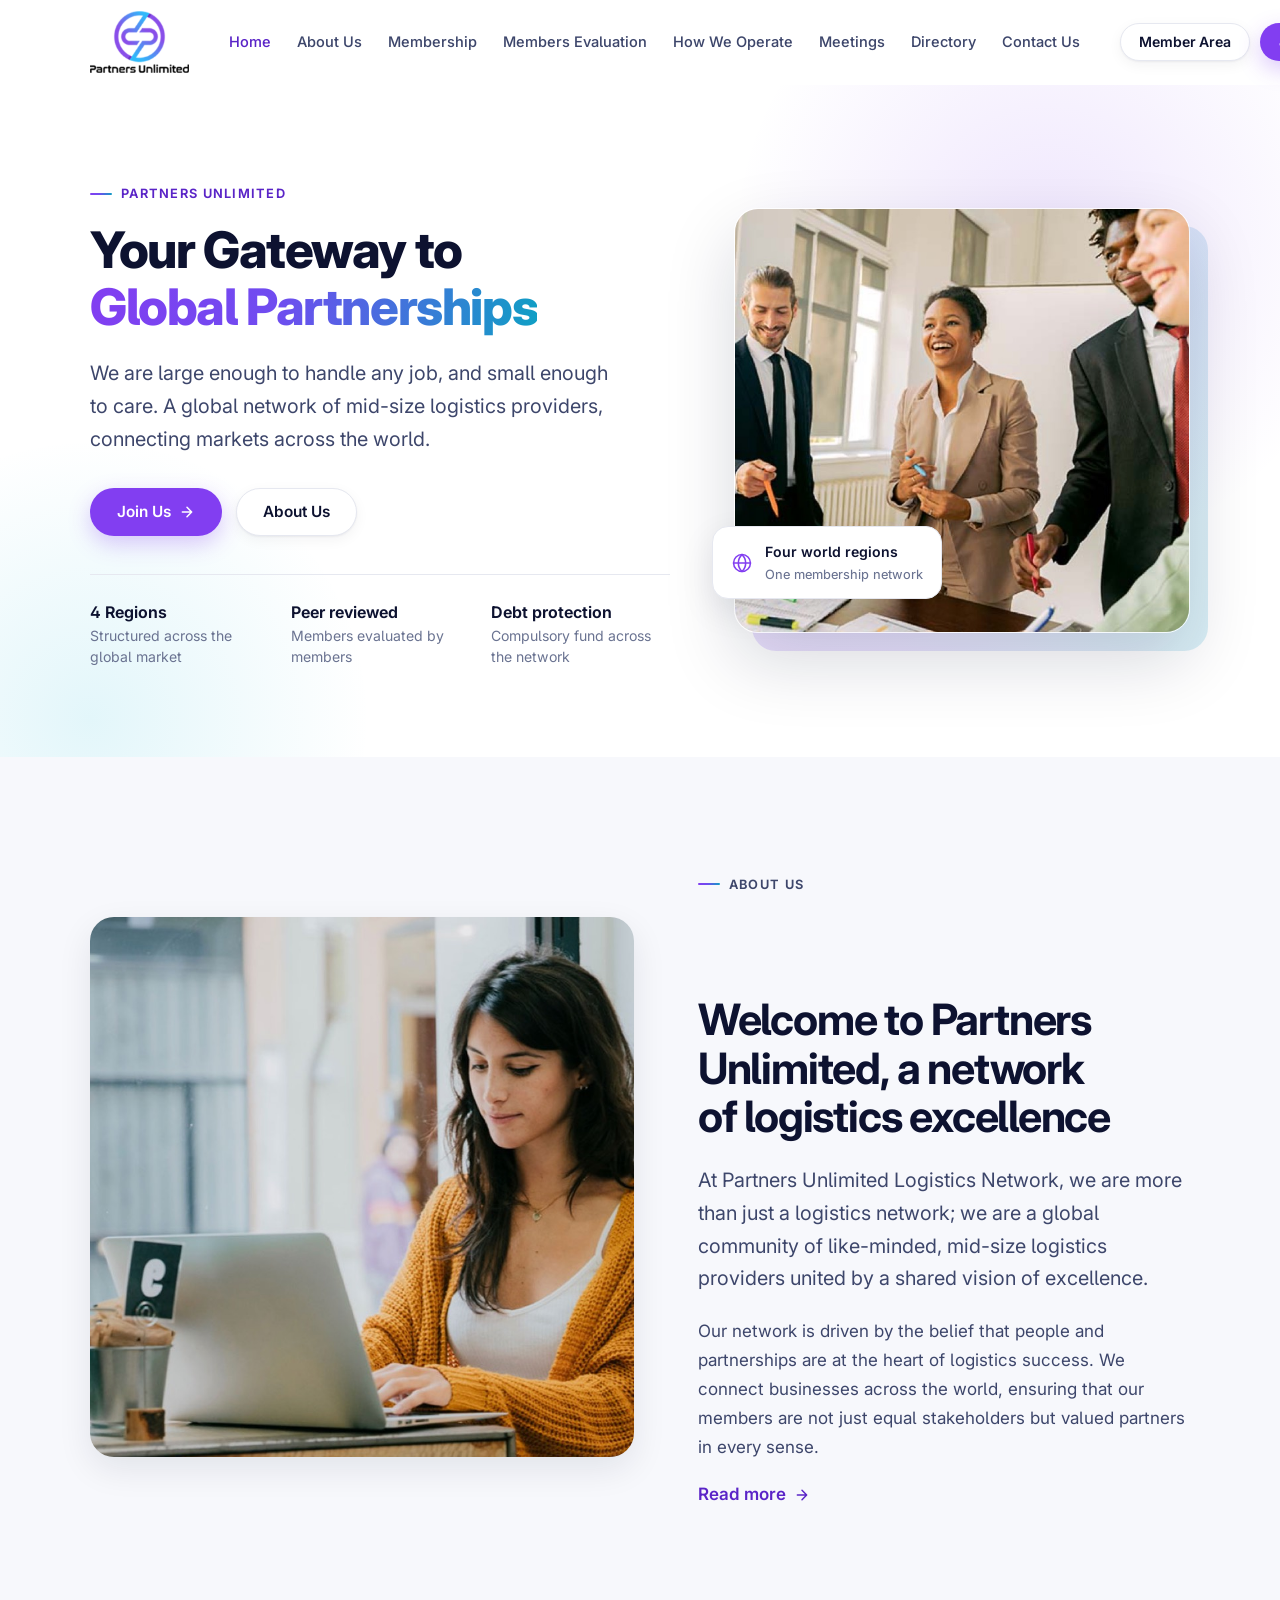
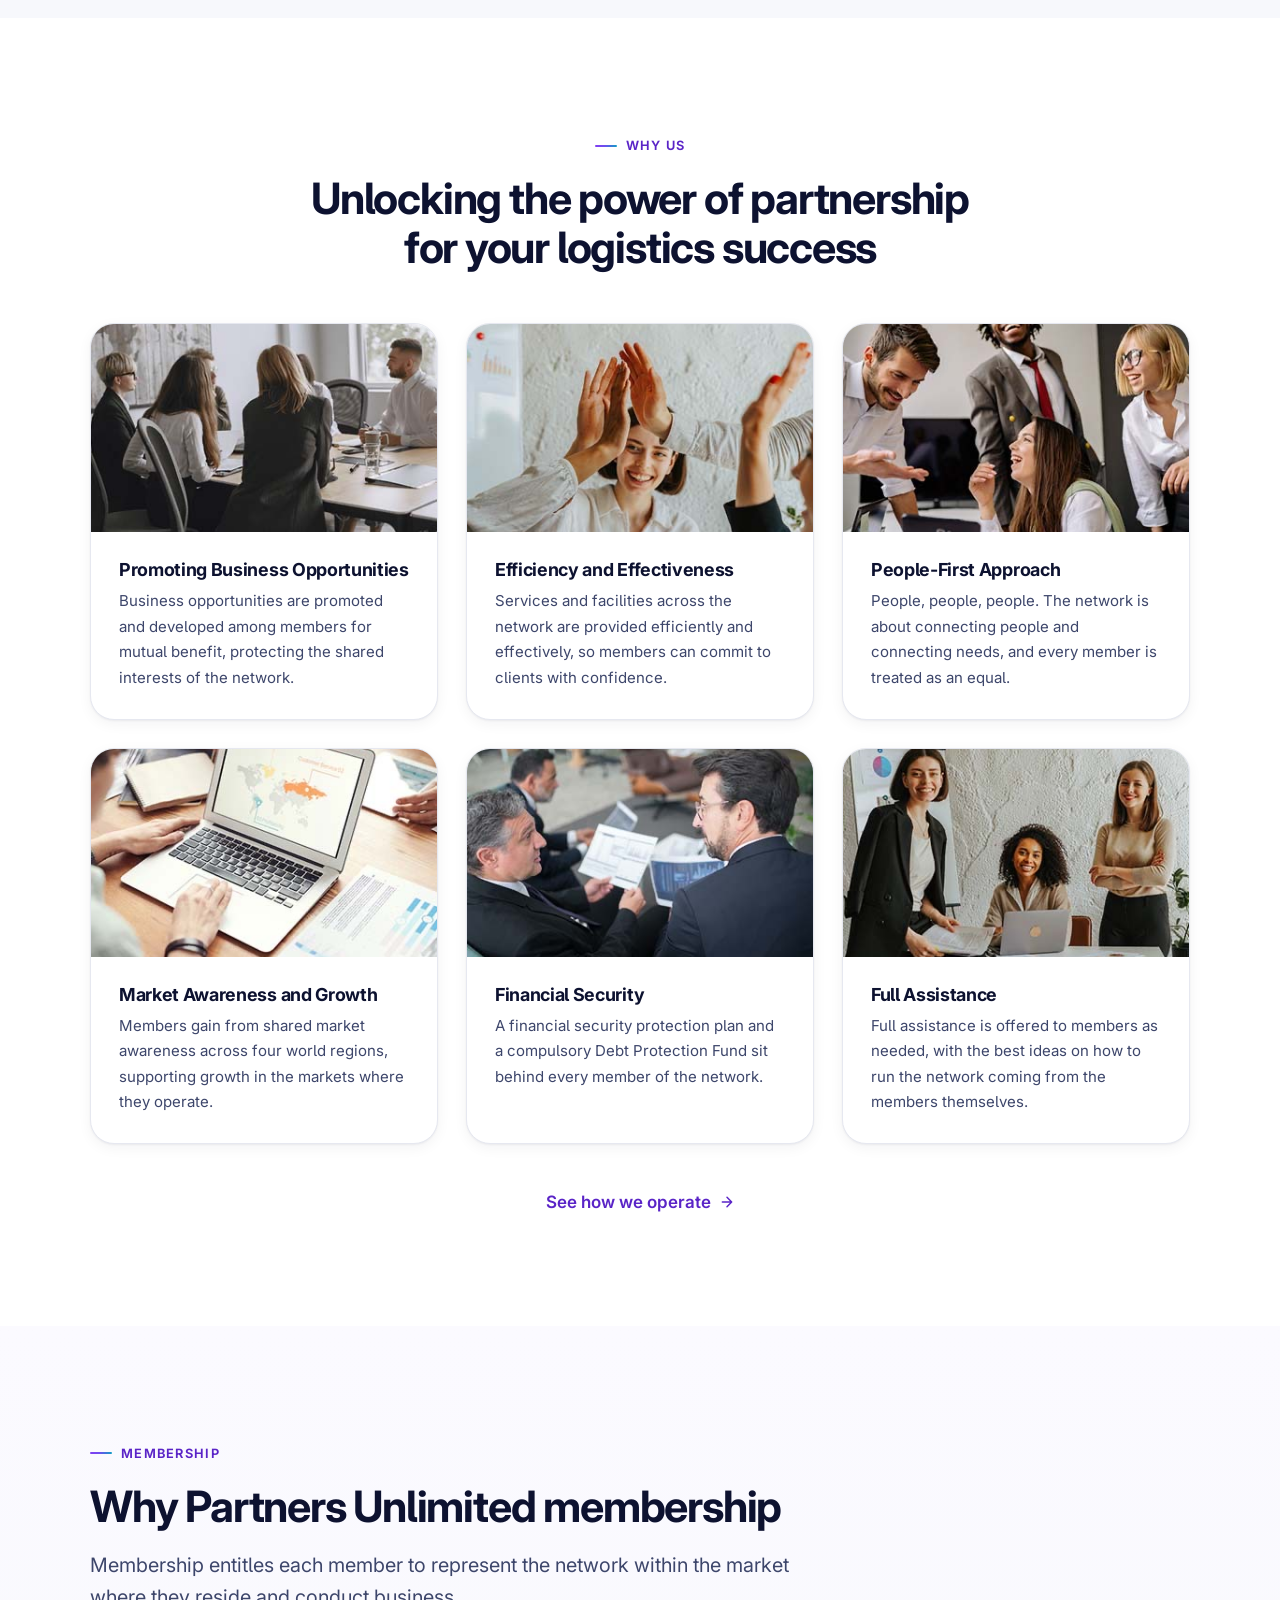
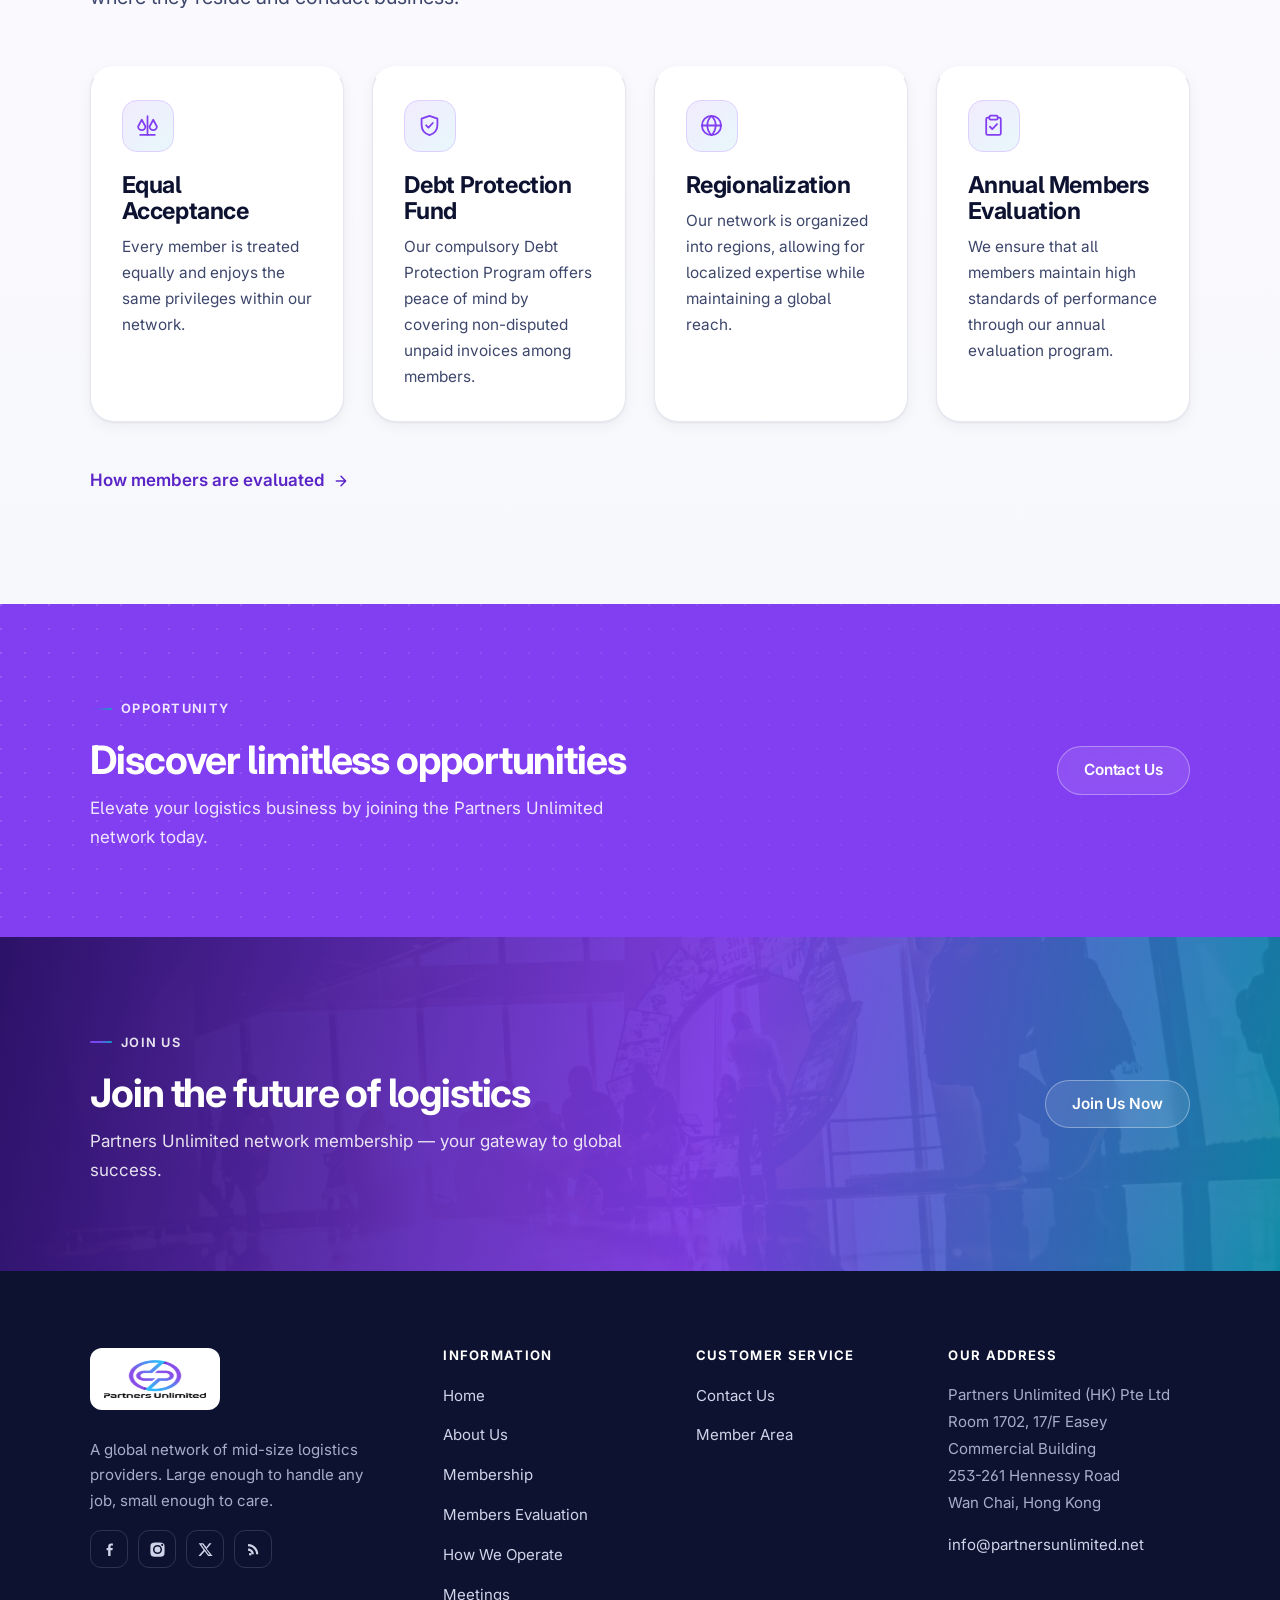
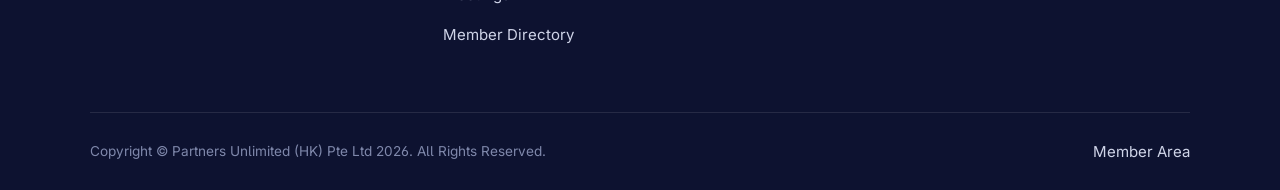
<file: index.html>
<!DOCTYPE html>
<html lang="en">
<head>
<meta charset="utf-8">
<meta name="viewport" content="width=device-width, initial-scale=1">
<title>Partners Unlimited (HK) Pte Ltd — Your Gateway to Global Partnerships</title>
<meta name="description" content="Partners Unlimited is a global network of like-minded, mid-size logistics providers. People and partnerships at the heart of logistics success.">
<link rel="icon" href="assets/img/favicon.png" sizes=64x64 type=image/png>
<link rel="preconnect" href="https://fonts.googleapis.com">
<link rel="preconnect" href="https://fonts.gstatic.com" crossorigin>
<link href="https://fonts.googleapis.com/css2?family=Inter:wght@400;450;500;600;700;800&display=swap" rel="stylesheet">
<link rel="stylesheet" href="assets/css/style.css">
<script>document.documentElement.classList.add('js');</script>
</head>
<body>

<header class="site-header">
  <div class="container nav">
    <a class="brand" href="index.html" aria-label="Partners Unlimited — home">
      <img src="assets/img/logo.png" width="300" height="188" alt="Partners Unlimited">
    </a>
    <nav class="nav__list" aria-label="Main">
      <a href="index.html" class="is-active">Home</a>
      <a href="about.html">About Us</a>
      <a href="membership.html">Membership</a>
      <a href="members-evaluation.html">Members Evaluation</a>
      <a href="how-we-operate.html">How We Operate</a>
      <a href="meetings.html">Meetings</a>
      <a href="directory.html">Directory</a>
      <a href="contact.html">Contact Us</a>
    </nav>
    <div class="nav__cta">
      <a class="btn btn--ghost btn--sm" href="portal.html">Member Area</a>
      <a class="btn btn--primary btn--sm" href="membership.html">Join Us</a>
      <button class="nav__toggle" type="button" aria-label="Menu" aria-expanded="false" aria-controls="mobile-nav"><span></span></button>
    </div>
  </div>
  <div class="mobile-nav" id="mobile-nav">
    <a href="index.html">Home</a>
    <a href="about.html">About Us</a>
    <a href="membership.html">Membership</a>
    <a href="members-evaluation.html">Members Evaluation</a>
    <a href="how-we-operate.html">How We Operate</a>
    <a href="meetings.html">Meetings</a>
    <a href="directory.html">Directory</a>
    <a href="contact.html">Contact Us</a>
    <a href="portal.html">Member Area</a>
    <a class="btn btn--primary" href="membership.html">Join Us</a>
  </div>
</header>

<main>

  <section class="hero">
    <div class="container split">
      <div>
        <p class="eyebrow">Partners Unlimited</p>
        <h1>Your Gateway to<br><span class="accent-text">Global Partnerships</span></h1>
        <p class="lead hero__sub">We are large enough to handle any job, and small enough to care. A global network of mid-size logistics providers, connecting markets across the world.</p>
        <div class="btn-row">
          <a class="btn btn--primary" href="membership.html">Join Us
            <svg width="16" height="16" viewBox="0 0 24 24" fill="none" stroke="currentColor" stroke-width="2.2" stroke-linecap="round" stroke-linejoin="round"><path d="M5 12h13M12 5l7 7-7 7"/></svg>
          </a>
          <a class="btn btn--ghost" href="about.html">About Us</a>
        </div>
        <div class="hero__meta">
          <div><strong>4 Regions</strong>Structured across the global market</div>
          <div><strong>Peer reviewed</strong>Members evaluated by members</div>
          <div><strong>Debt protection</strong>Compulsory fund across the network</div>
        </div>
      </div>
      <div class="hero__figure">
        <img src="assets/img/welcome.jpg" width="510" height="476" alt="Logistics partners reviewing plans together">
        <div class="hero__chip">
          <svg width="22" height="22" viewBox="0 0 24 24" fill="none" stroke="#823ef1" stroke-width="1.7" stroke-linecap="round" stroke-linejoin="round"><circle cx="12" cy="12" r="9.2"/><path d="M2.8 12h18.4M12 2.8c2.6 2.4 4 5.7 4 9.2s-1.4 6.8-4 9.2c-2.6-2.4-4-5.7-4-9.2s1.4-6.8 4-9.2z"/></svg>
          <div>Four world regions<span>One membership network</span></div>
        </div>
      </div>
    </div>
  </section>

  <section class="section section--alt">
    <div class="container split">
      <div class="figure-frame">
        <img src="assets/img/side-about.jpg" width="700" height="1050" alt="Members of the network collaborating on a project">
      </div>
      <div class="prose">
        <p class="eyebrow">About us</p>
        <h2>Welcome to Partners Unlimited, a network of logistics excellence</h2>
        <p class="lead">At Partners Unlimited Logistics Network, we are more than just a logistics network; we are a global community of like-minded, mid-size logistics providers united by a shared vision of excellence.</p>
        <p>Our network is driven by the belief that people and partnerships are at the heart of logistics success. We connect businesses across the world, ensuring that our members are not just equal stakeholders but valued partners in every sense.</p>
        <a class="link-arrow" href="about.html">Read more
          <svg width="16" height="16" viewBox="0 0 24 24" fill="none" stroke="currentColor" stroke-width="2.2" stroke-linecap="round" stroke-linejoin="round"><path d="M5 12h13M12 5l7 7-7 7"/></svg>
        </a>
      </div>
    </div>
  </section>

  <section class="section">
    <div class="container">
      <div class="section-head section-head--center">
        <p class="eyebrow">Why us</p>
        <h2>Unlocking the power of partnership for your logistics success</h2>
      </div>
      <div class="grid grid-3" style="margin-top:52px">
        <article class="card card--photo reveal">
          <img src="assets/img/why-01.jpg" width="370" height="270" alt="Business meeting in progress around a table">
          <div class="card__body">
            <h3>Promoting Business Opportunities</h3>
            <p>Business opportunities are promoted and developed among members for mutual benefit, protecting the shared interests of the network.</p>
          </div>
        </article>
        <article class="card card--photo reveal">
          <img src="assets/img/why-02.jpg" width="370" height="270" alt="Team celebrating with a group high five">
          <div class="card__body">
            <h3>Efficiency and Effectiveness</h3>
            <p>Services and facilities across the network are provided efficiently and effectively, so members can commit to clients with confidence.</p>
          </div>
        </article>
        <article class="card card--photo reveal">
          <img src="assets/img/why-03.jpg" width="370" height="270" alt="Colleagues laughing around a laptop">
          <div class="card__body">
            <h3>People-First Approach</h3>
            <p>People, people, people. The network is about connecting people and connecting needs, and every member is treated as an equal.</p>
          </div>
        </article>
        <article class="card card--photo reveal">
          <img src="assets/img/why-04.jpg" width="370" height="270" alt="A world trade map open on a laptop">
          <div class="card__body">
            <h3>Market Awareness and Growth</h3>
            <p>Members gain from shared market awareness across four world regions, supporting growth in the markets where they operate.</p>
          </div>
        </article>
        <article class="card card--photo reveal">
          <img src="assets/img/why-05.jpg" width="370" height="270" alt="Two members reviewing documentation">
          <div class="card__body">
            <h3>Financial Security</h3>
            <p>A financial security protection plan and a compulsory Debt Protection Fund sit behind every member of the network.</p>
          </div>
        </article>
        <article class="card card--photo reveal">
          <img src="assets/img/why-06.jpg" width="370" height="270" alt="A team presenting results to colleagues">
          <div class="card__body">
            <h3>Full Assistance</h3>
            <p>Full assistance is offered to members as needed, with the best ideas on how to run the network coming from the members themselves.</p>
          </div>
        </article>
      </div>
      <div class="text-center" style="margin-top:44px">
        <a class="link-arrow" href="how-we-operate.html">See how we operate
          <svg width="16" height="16" viewBox="0 0 24 24" fill="none" stroke="currentColor" stroke-width="2.2" stroke-linecap="round" stroke-linejoin="round"><path d="M5 12h13M12 5l7 7-7 7"/></svg>
        </a>
      </div>
    </div>
  </section>

  <section class="section section--tint">
    <div class="container">
      <div class="section-head">
        <p class="eyebrow">Membership</p>
        <h2>Why Partners Unlimited membership</h2>
        <p class="lead">Membership entitles each member to represent the network within the market where they reside and conduct business.</p>
      </div>
      <div class="grid grid-4" style="margin-top:52px">
        <article class="card card--edge reveal">
          <span class="card__icon"><svg viewBox="0 0 24 24" fill="none" stroke="currentColor" stroke-width="1.7" stroke-linecap="round" stroke-linejoin="round"><path d="M12 3v18M6.5 6.5L3 13a3.2 3.2 0 0 0 7 0zM17.5 6.5L14 13a3.2 3.2 0 0 0 7 0z"/><path d="M5 21h14"/></svg></span>
          <h3>Equal Acceptance</h3>
          <p>Every member is treated equally and enjoys the same privileges within our network.</p>
        </article>
        <article class="card card--edge reveal">
          <span class="card__icon"><svg viewBox="0 0 24 24" fill="none" stroke="currentColor" stroke-width="1.7" stroke-linecap="round" stroke-linejoin="round"><path d="M12 2.8l7.6 2.6v6c0 4.4-3.1 8.2-7.6 9.8-4.5-1.6-7.6-5.4-7.6-9.8v-6z"/><path d="M8.8 11.8l2.2 2.2 4.2-4.4"/></svg></span>
          <h3>Debt Protection Fund</h3>
          <p>Our compulsory Debt Protection Program offers peace of mind by covering non-disputed unpaid invoices among members.</p>
        </article>
        <article class="card card--edge reveal">
          <span class="card__icon"><svg viewBox="0 0 24 24" fill="none" stroke="currentColor" stroke-width="1.7" stroke-linecap="round" stroke-linejoin="round"><circle cx="12" cy="12" r="9.2"/><path d="M2.8 12h18.4M12 2.8c2.6 2.4 4 5.7 4 9.2s-1.4 6.8-4 9.2c-2.6-2.4-4-5.7-4-9.2s1.4-6.8 4-9.2z"/></svg></span>
          <h3>Regionalization</h3>
          <p>Our network is organized into regions, allowing for localized expertise while maintaining a global reach.</p>
        </article>
        <article class="card card--edge reveal">
          <span class="card__icon"><svg viewBox="0 0 24 24" fill="none" stroke="currentColor" stroke-width="1.7" stroke-linecap="round" stroke-linejoin="round"><path d="M8 4.5H6.4A1.4 1.4 0 0 0 5 5.9v13.7A1.4 1.4 0 0 0 6.4 21h11.2a1.4 1.4 0 0 0 1.4-1.4V5.9A1.4 1.4 0 0 0 17.6 4.5H16"/><rect x="8" y="2.6" width="8" height="3.8" rx="1.2"/><path d="M8.6 13.2l2.2 2.2 4.6-4.8"/></svg></span>
          <h3>Annual Members Evaluation</h3>
          <p>We ensure that all members maintain high standards of performance through our annual evaluation program.</p>
        </article>
      </div>
      <div style="margin-top:44px">
        <a class="link-arrow" href="members-evaluation.html">How members are evaluated
          <svg width="16" height="16" viewBox="0 0 24 24" fill="none" stroke="currentColor" stroke-width="2.2" stroke-linecap="round" stroke-linejoin="round"><path d="M5 12h13M12 5l7 7-7 7"/></svg>
        </a>
      </div>
    </div>
  </section>

  <section class="cta-band">
    <div class="container cta-band__inner">
      <div>
        <p class="eyebrow eyebrow--light">Opportunity</p>
        <h2>Discover limitless opportunities</h2>
        <p>Elevate your logistics business by joining the Partners Unlimited network today.</p>
      </div>
      <div style="flex:0 1 auto">
        <a class="btn btn--light" href="contact.html">Contact Us</a>
      </div>
    </div>
  </section>

  <section class="cta-band cta-band--photo">
    <img class="cta-band__img" src="assets/img/join-bg.jpg" width="1366" height="368" alt="" aria-hidden="true">
    <div class="container cta-band__inner">
      <div>
        <p class="eyebrow eyebrow--light">Join us</p>
        <h2>Join the future of logistics</h2>
        <p>Partners Unlimited network membership — your gateway to global success.</p>
      </div>
      <div style="flex:0 1 auto">
        <a class="btn btn--light" href="membership.html">Join Us Now</a>
      </div>
    </div>
  </section>

</main>

<footer class="site-footer">
  <div class="container">
    <div class="footer-grid">
      <div class="footer-brand">
        <a class="brand" href="index.html"><img src="assets/img/logo.png" width="300" height="188" alt="Partners Unlimited"></a>
        <p>A global network of mid-size logistics providers. Large enough to handle any job, small enough to care.</p>
        <div class="social">
          <a href="#" aria-label="Facebook"><svg viewBox="0 0 24 24"><path d="M13.5 21v-8h2.7l.4-3.1h-3.1V7.9c0-.9.3-1.5 1.6-1.5h1.7V3.6c-.3 0-1.3-.1-2.5-.1-2.5 0-4.2 1.5-4.2 4.3v2.1H7.9V13h2.2v8z"/></svg></a>
          <a href="#" aria-label="Instagram"><svg viewBox="0 0 24 24"><path d="M12 2.2c3.2 0 3.6 0 4.9.1 1.2.1 1.8.2 2.2.4.6.2 1 .5 1.4 1 .5.4.8.8 1 1.4.2.4.4 1 .4 2.2.1 1.3.1 1.7.1 4.9s0 3.6-.1 4.9c0 1.2-.2 1.8-.4 2.2-.2.6-.5 1-1 1.4-.4.5-.8.8-1.4 1-.4.2-1 .4-2.2.4-1.3.1-1.7.1-4.9.1s-3.6 0-4.9-.1c-1.2 0-1.8-.2-2.2-.4-.6-.2-1-.5-1.4-1-.5-.4-.8-.8-1-1.4-.2-.4-.4-1-.4-2.2-.1-1.3-.1-1.7-.1-4.9s0-3.6.1-4.9c0-1.2.2-1.8.4-2.2.2-.6.5-1 1-1.4.4-.5.8-.8 1.4-1 .4-.2 1-.4 2.2-.4 1.3-.1 1.7-.1 4.9-.1zm0 3.4a6.4 6.4 0 1 0 0 12.8 6.4 6.4 0 0 0 0-12.8zm0 2.2a4.2 4.2 0 1 1 0 8.4 4.2 4.2 0 0 1 0-8.4zm6.6-3.8a1.5 1.5 0 1 0 0 3 1.5 1.5 0 0 0 0-3z"/></svg></a>
          <a href="#" aria-label="X"><svg viewBox="0 0 24 24"><path d="M17.5 3h3.1l-6.8 7.8L22 21h-6.3l-4.9-6.4L5.1 21H2l7.3-8.3L2.4 3h6.4l4.4 5.9zm-1.1 16.1h1.7L7.7 4.8H5.9z"/></svg></a>
          <a href="#" aria-label="RSS"><svg viewBox="0 0 24 24"><path d="M4.3 4.3v3.1c6.3 0 11.4 5.1 11.4 11.4h3.1c0-8-6.5-14.5-14.5-14.5zm0 6.2v3.1c2.9 0 5.2 2.3 5.2 5.2h3.1c0-4.6-3.7-8.3-8.3-8.3zM5.6 18.6a1.8 1.8 0 1 1 3.6 0 1.8 1.8 0 0 1-3.6 0z"/></svg></a>
        </div>
      </div>
      <div class="footer-col">
        <h4>Information</h4>
        <ul>
          <li><a href="index.html">Home</a></li>
          <li><a href="about.html">About Us</a></li>
          <li><a href="membership.html">Membership</a></li>
          <li><a href="members-evaluation.html">Members Evaluation</a></li>
          <li><a href="how-we-operate.html">How We Operate</a></li>
          <li><a href="meetings.html">Meetings</a></li>
          <li><a href="directory.html">Member Directory</a></li>
        </ul>
      </div>
      <div class="footer-col">
        <h4>Customer Service</h4>
        <ul>
          <li><a href="contact.html">Contact Us</a></li>
          <li><a href="portal.html">Member Area</a></li>
        </ul>
      </div>
      <div class="footer-col">
        <h4>Our Address</h4>
        <address class="footer-address">
          Partners Unlimited (HK) Pte Ltd<br>
          Room 1702, 17/F Easey Commercial Building<br>
          253-261 Hennessy Road<br>
          Wan Chai, Hong Kong
        </address>
        <p style="margin-top:14px"><a href="mailto:info@partnersunlimited.net">info@partnersunlimited.net</a></p>
      </div>
    </div>
    <div class="footer-bottom">
      <div class="footer-bottom__inner">
        <p>Copyright © Partners Unlimited (HK) Pte Ltd 2026. All Rights Reserved.</p>
        <p><a href="portal.html">Member Area</a></p>
      </div>
    </div>
  </div>
</footer>

<script src="assets/js/main.js"></script>
</body>
</html>
</file>
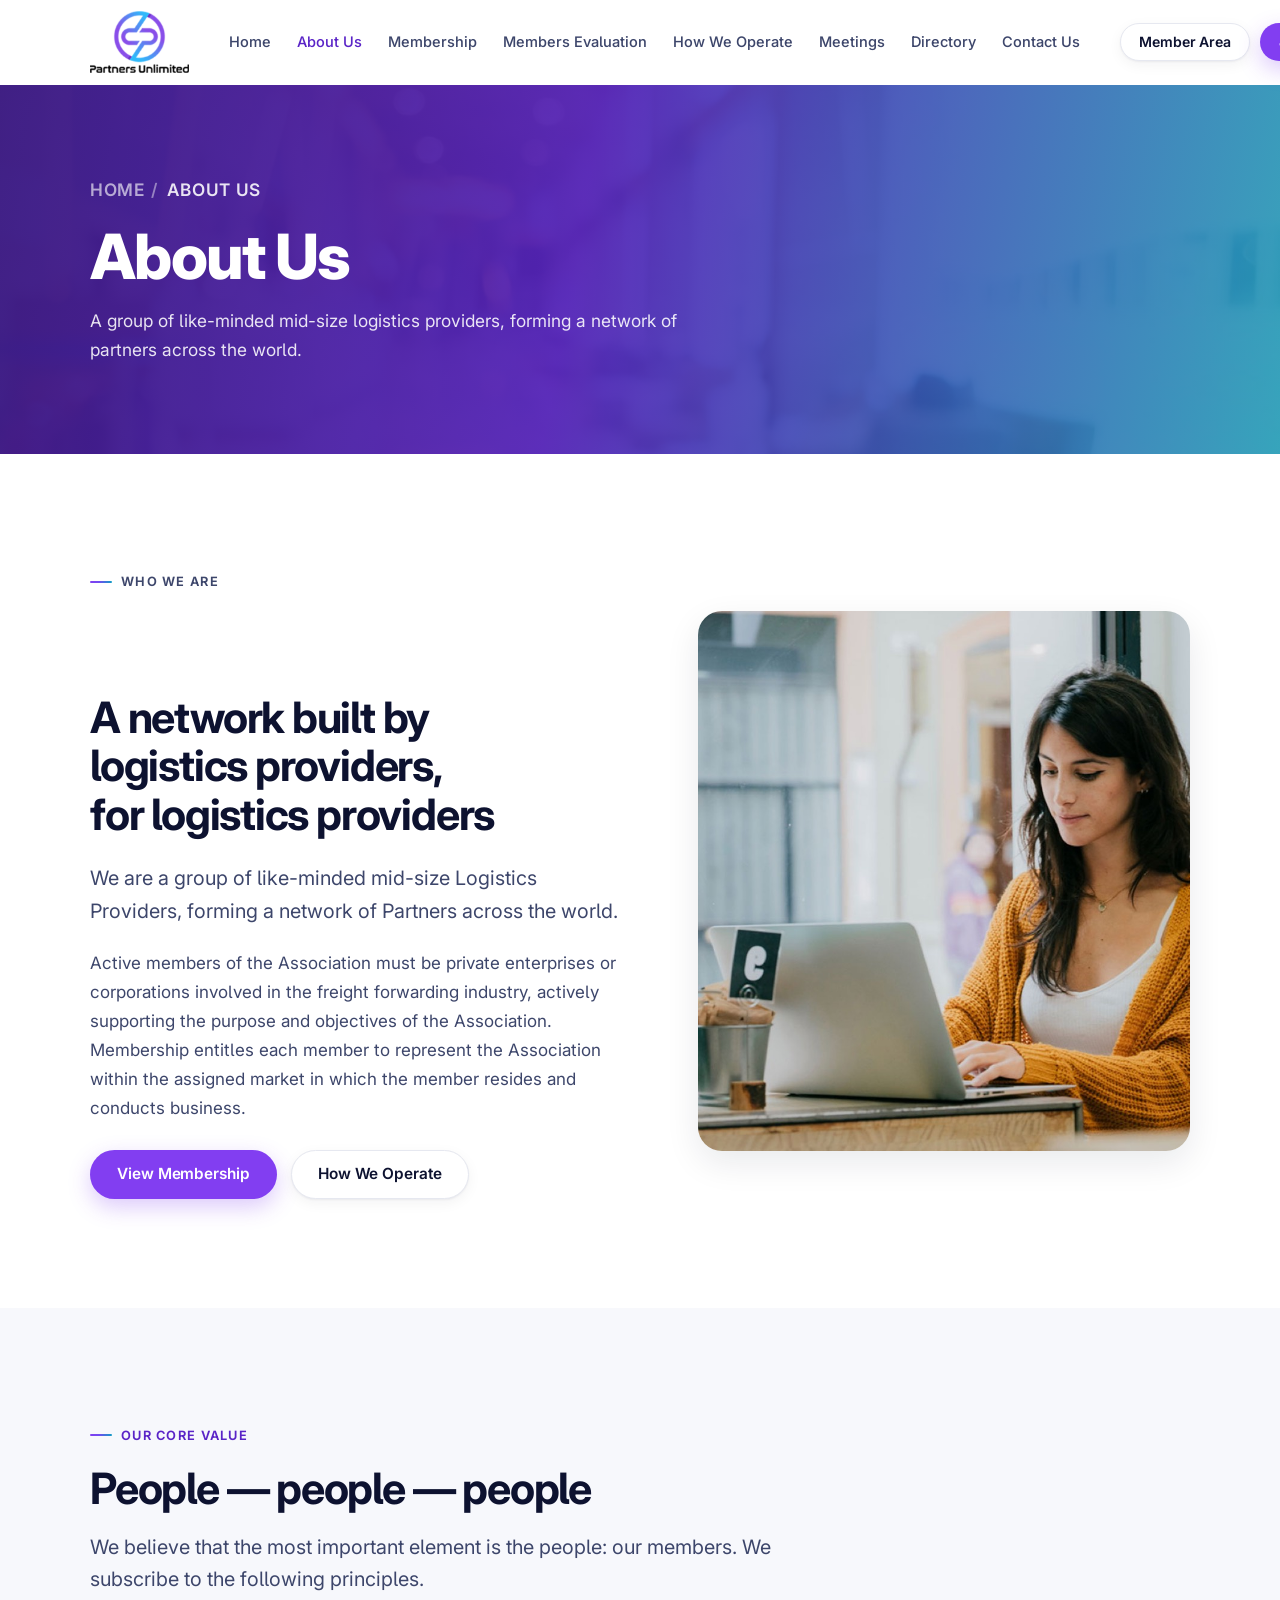
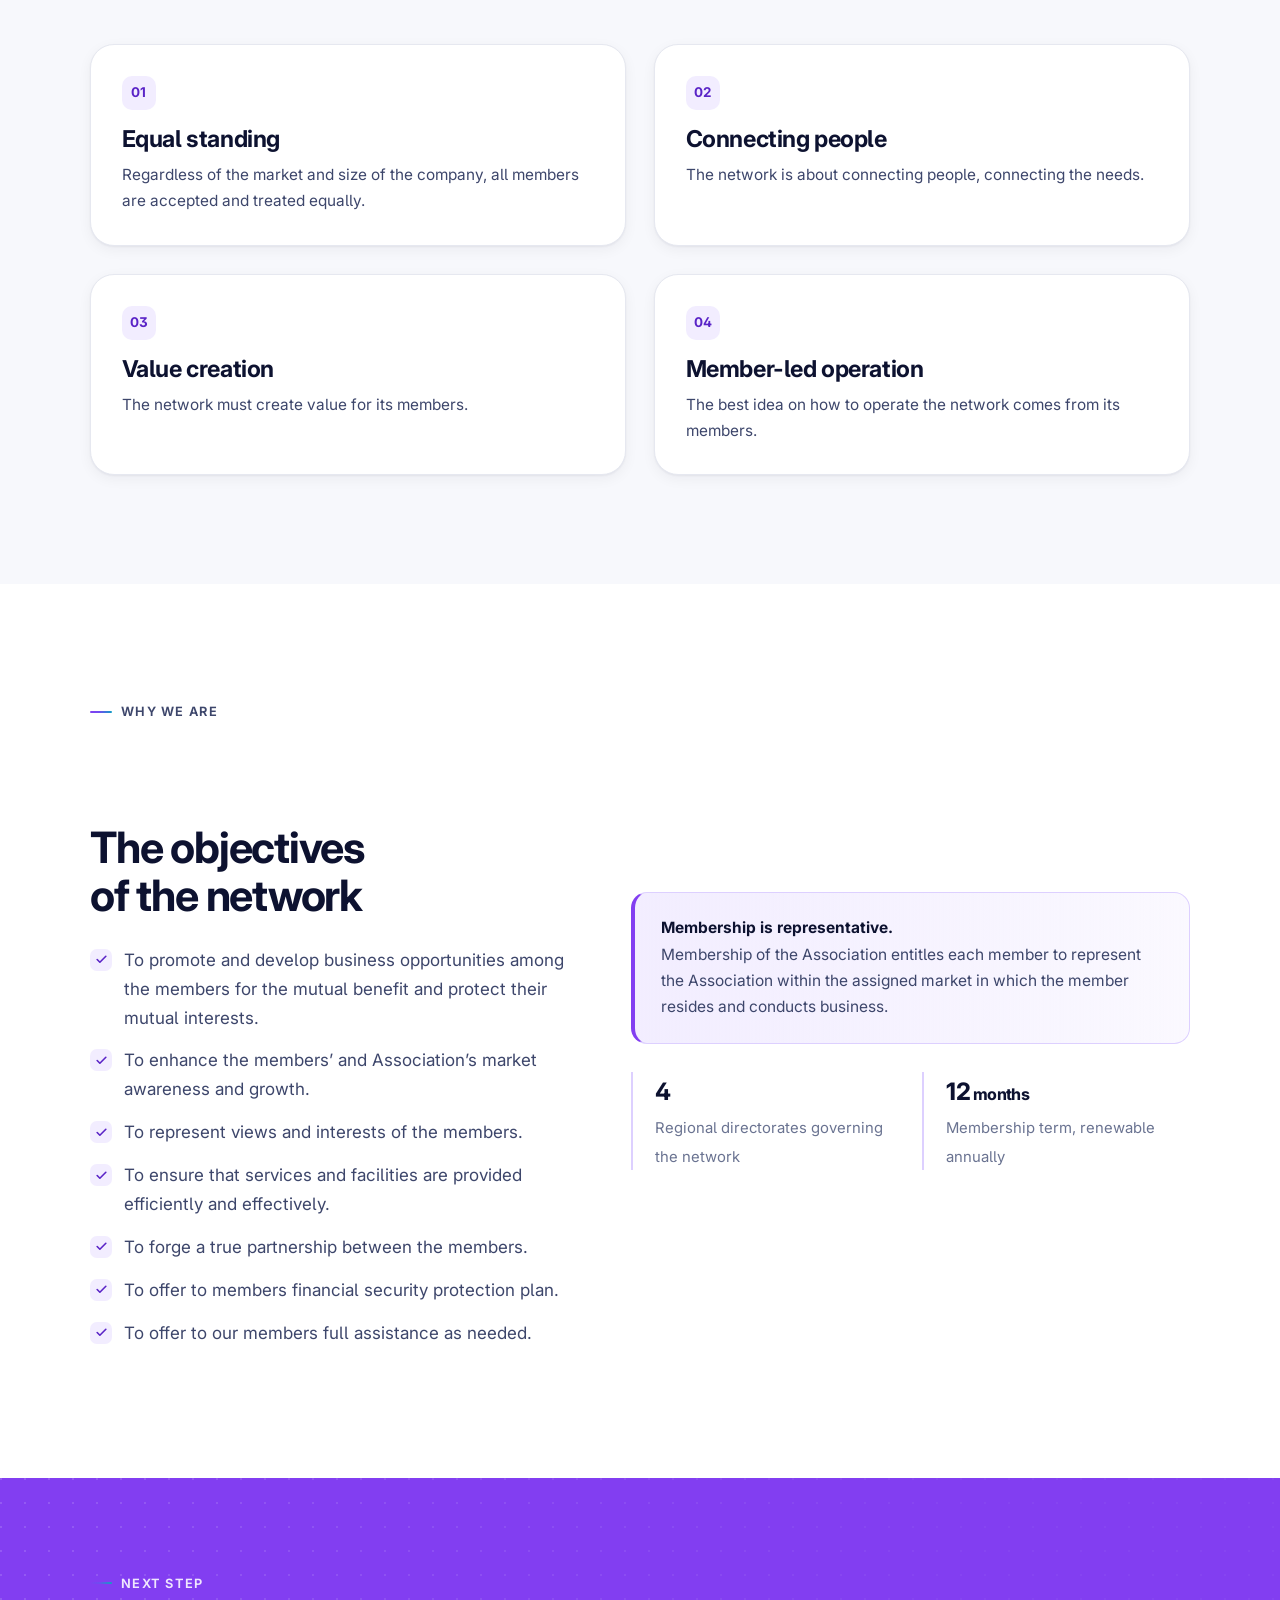
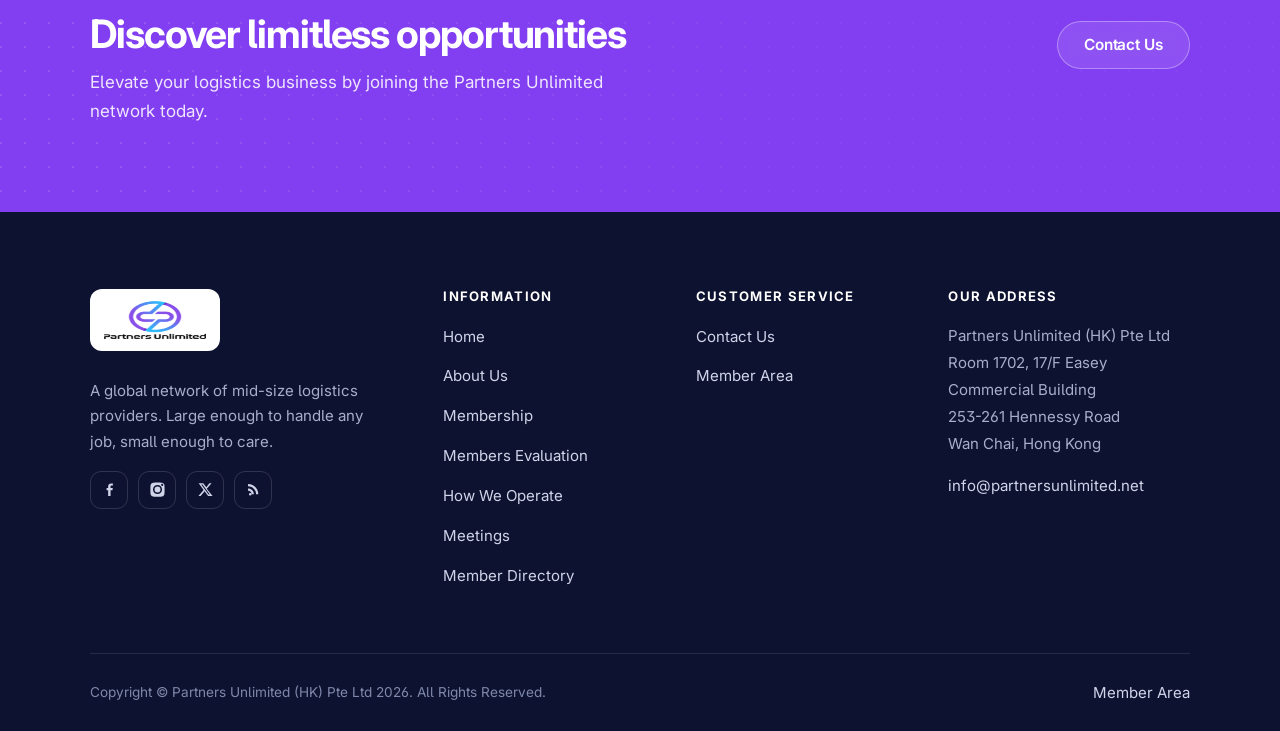
<file: about.html>
<!DOCTYPE html>
<html lang="en">
<head>
<meta charset="utf-8">
<meta name="viewport" content="width=device-width, initial-scale=1">
<title>About Us — Partners Unlimited (HK) Pte Ltd</title>
<meta name="description" content="Partners Unlimited is a group of like-minded mid-size logistics providers forming a network of partners across the world.">
<link rel="icon" href="assets/img/favicon.png" sizes=64x64 type=image/png>
<link rel="preconnect" href="https://fonts.googleapis.com">
<link rel="preconnect" href="https://fonts.gstatic.com" crossorigin>
<link href="https://fonts.googleapis.com/css2?family=Inter:wght@400;450;500;600;700;800&display=swap" rel="stylesheet">
<link rel="stylesheet" href="assets/css/style.css">
<script>document.documentElement.classList.add('js');</script>
</head>
<body>

<header class="site-header">
  <div class="container nav">
    <a class="brand" href="index.html" aria-label="Partners Unlimited — home">
      <img src="assets/img/logo.png" width="300" height="188" alt="Partners Unlimited">
    </a>
    <nav class="nav__list" aria-label="Main">
      <a href="index.html">Home</a>
      <a href="about.html" class="is-active">About Us</a>
      <a href="membership.html">Membership</a>
      <a href="members-evaluation.html">Members Evaluation</a>
      <a href="how-we-operate.html">How We Operate</a>
      <a href="meetings.html">Meetings</a>
      <a href="directory.html">Directory</a>
      <a href="contact.html">Contact Us</a>
    </nav>
    <div class="nav__cta">
      <a class="btn btn--ghost btn--sm" href="portal.html">Member Area</a>
      <a class="btn btn--primary btn--sm" href="membership.html">Join Us</a>
      <button class="nav__toggle" type="button" aria-label="Menu" aria-expanded="false" aria-controls="mobile-nav"><span></span></button>
    </div>
  </div>
  <div class="mobile-nav" id="mobile-nav">
    <a href="index.html">Home</a>
    <a href="about.html">About Us</a>
    <a href="membership.html">Membership</a>
    <a href="members-evaluation.html">Members Evaluation</a>
    <a href="how-we-operate.html">How We Operate</a>
    <a href="meetings.html">Meetings</a>
    <a href="directory.html">Directory</a>
    <a href="contact.html">Contact Us</a>
    <a href="portal.html">Member Area</a>
    <a class="btn btn--primary" href="membership.html">Join Us</a>
  </div>
</header>

<main>

  <section class="page-banner">
    <img class="page-banner__img" src="assets/img/banner-about.jpg" width="1900" height="600" alt="">
    <div class="container">
      <p class="crumbs"><a href="index.html">Home</a><span>About Us</span></p>
      <h1>About Us</h1>
      <p>A group of like-minded mid-size logistics providers, forming a network of partners across the world.</p>
    </div>
  </section>

  <section class="section">
    <div class="container split">
      <div class="prose">
        <p class="eyebrow">Who we are</p>
        <h2>A network built by logistics providers, for logistics providers</h2>
        <p class="lead">We are a group of like-minded mid-size Logistics Providers, forming a network of Partners across the world.</p>
        <p>Active members of the Association must be private enterprises or corporations involved in the freight forwarding industry, actively supporting the purpose and objectives of the Association. Membership entitles each member to represent the Association within the assigned market in which the member resides and conducts business.</p>
        <div class="btn-row" style="margin-top:28px">
          <a class="btn btn--primary" href="membership.html">View Membership</a>
          <a class="btn btn--ghost" href="how-we-operate.html">How We Operate</a>
        </div>
      </div>
      <div class="figure-frame">
        <img src="assets/img/side-about.jpg" width="700" height="1050" alt="Members of the network working together">
      </div>
    </div>
  </section>

  <section class="section section--alt">
    <div class="container">
      <div class="section-head">
        <p class="eyebrow">Our core value</p>
        <h2>People — people — people</h2>
        <p class="lead">We believe that the most important element is the people: our members. We subscribe to the following principles.</p>
      </div>
      <div class="grid grid-2" style="margin-top:48px">
        <article class="card reveal">
          <span class="num-badge">01</span>
          <h3>Equal standing</h3>
          <p>Regardless of the market and size of the company, all members are accepted and treated equally.</p>
        </article>
        <article class="card reveal">
          <span class="num-badge">02</span>
          <h3>Connecting people</h3>
          <p>The network is about connecting people, connecting the needs.</p>
        </article>
        <article class="card reveal">
          <span class="num-badge">03</span>
          <h3>Value creation</h3>
          <p>The network must create value for its members.</p>
        </article>
        <article class="card reveal">
          <span class="num-badge">04</span>
          <h3>Member-led operation</h3>
          <p>The best idea on how to operate the network comes from its members.</p>
        </article>
      </div>
    </div>
  </section>

  <section class="section">
    <div class="container split--text-first split">
      <div class="prose">
        <p class="eyebrow">Why we are</p>
        <h2>The objectives of the network</h2>
        <ul class="check-list" style="margin-top:26px">
          <li>To promote and develop business opportunities among the members for the mutual benefit and protect their mutual interests.</li>
          <li>To enhance the members’ and Association’s market awareness and growth.</li>
          <li>To represent views and interests of the members.</li>
          <li>To ensure that services and facilities are provided efficiently and effectively.</li>
          <li>To forge a true partnership between the members.</li>
          <li>To offer to members financial security protection plan.</li>
          <li>To offer to our members full assistance as needed.</li>
        </ul>
      </div>
      <div>
        <div class="callout">
          <strong>Membership is representative.</strong><br>
          Membership of the Association entitles each member to represent the Association within the assigned market in which the member resides and conducts business.
        </div>
        <div class="stat-strip" style="margin-top:28px;grid-template-columns:repeat(2,minmax(0,1fr))">
          <div class="stat"><span class="stat__k">4</span><span class="stat__v">Regional directorates governing the network</span></div>
          <div class="stat"><span class="stat__k">12<span style="font-size:1rem"> months</span></span><span class="stat__v">Membership term, renewable annually</span></div>
        </div>
      </div>
    </div>
  </section>

  <section class="cta-band">
    <div class="container cta-band__inner">
      <div>
        <p class="eyebrow eyebrow--light">Next step</p>
        <h2>Discover limitless opportunities</h2>
        <p>Elevate your logistics business by joining the Partners Unlimited network today.</p>
      </div>
      <div style="flex:0 1 auto"><a class="btn btn--light" href="contact.html">Contact Us</a></div>
    </div>
  </section>

</main>

<footer class="site-footer">
  <div class="container">
    <div class="footer-grid">
      <div class="footer-brand">
        <a class="brand" href="index.html"><img src="assets/img/logo.png" width="300" height="188" alt="Partners Unlimited"></a>
        <p>A global network of mid-size logistics providers. Large enough to handle any job, small enough to care.</p>
        <div class="social">
          <a href="#" aria-label="Facebook"><svg viewBox="0 0 24 24"><path d="M13.5 21v-8h2.7l.4-3.1h-3.1V7.9c0-.9.3-1.5 1.6-1.5h1.7V3.6c-.3 0-1.3-.1-2.5-.1-2.5 0-4.2 1.5-4.2 4.3v2.1H7.9V13h2.2v8z"/></svg></a>
          <a href="#" aria-label="Instagram"><svg viewBox="0 0 24 24"><path d="M12 2.2c3.2 0 3.6 0 4.9.1 1.2.1 1.8.2 2.2.4.6.2 1 .5 1.4 1 .5.4.8.8 1 1.4.2.4.4 1 .4 2.2.1 1.3.1 1.7.1 4.9s0 3.6-.1 4.9c0 1.2-.2 1.8-.4 2.2-.2.6-.5 1-1 1.4-.4.5-.8.8-1.4 1-.4.2-1 .4-2.2.4-1.3.1-1.7.1-4.9.1s-3.6 0-4.9-.1c-1.2 0-1.8-.2-2.2-.4-.6-.2-1-.5-1.4-1-.5-.4-.8-.8-1-1.4-.2-.4-.4-1-.4-2.2-.1-1.3-.1-1.7-.1-4.9s0-3.6.1-4.9c0-1.2.2-1.8.4-2.2.2-.6.5-1 1-1.4.4-.5.8-.8 1.4-1 .4-.2 1-.4 2.2-.4 1.3-.1 1.7-.1 4.9-.1zm0 3.4a6.4 6.4 0 1 0 0 12.8 6.4 6.4 0 0 0 0-12.8zm0 2.2a4.2 4.2 0 1 1 0 8.4 4.2 4.2 0 0 1 0-8.4zm6.6-3.8a1.5 1.5 0 1 0 0 3 1.5 1.5 0 0 0 0-3z"/></svg></a>
          <a href="#" aria-label="X"><svg viewBox="0 0 24 24"><path d="M17.5 3h3.1l-6.8 7.8L22 21h-6.3l-4.9-6.4L5.1 21H2l7.3-8.3L2.4 3h6.4l4.4 5.9zm-1.1 16.1h1.7L7.7 4.8H5.9z"/></svg></a>
          <a href="#" aria-label="RSS"><svg viewBox="0 0 24 24"><path d="M4.3 4.3v3.1c6.3 0 11.4 5.1 11.4 11.4h3.1c0-8-6.5-14.5-14.5-14.5zm0 6.2v3.1c2.9 0 5.2 2.3 5.2 5.2h3.1c0-4.6-3.7-8.3-8.3-8.3zM5.6 18.6a1.8 1.8 0 1 1 3.6 0 1.8 1.8 0 0 1-3.6 0z"/></svg></a>
        </div>
      </div>
      <div class="footer-col">
        <h4>Information</h4>
        <ul>
          <li><a href="index.html">Home</a></li>
          <li><a href="about.html">About Us</a></li>
          <li><a href="membership.html">Membership</a></li>
          <li><a href="members-evaluation.html">Members Evaluation</a></li>
          <li><a href="how-we-operate.html">How We Operate</a></li>
          <li><a href="meetings.html">Meetings</a></li>
          <li><a href="directory.html">Member Directory</a></li>
        </ul>
      </div>
      <div class="footer-col">
        <h4>Customer Service</h4>
        <ul>
          <li><a href="contact.html">Contact Us</a></li>
          <li><a href="portal.html">Member Area</a></li>
        </ul>
      </div>
      <div class="footer-col">
        <h4>Our Address</h4>
        <address class="footer-address">
          Partners Unlimited (HK) Pte Ltd<br>
          Room 1702, 17/F Easey Commercial Building<br>
          253-261 Hennessy Road<br>
          Wan Chai, Hong Kong
        </address>
        <p style="margin-top:14px"><a href="mailto:info@partnersunlimited.net">info@partnersunlimited.net</a></p>
      </div>
    </div>
    <div class="footer-bottom">
      <div class="footer-bottom__inner">
        <p>Copyright © Partners Unlimited (HK) Pte Ltd 2026. All Rights Reserved.</p>
        <p><a href="portal.html">Member Area</a></p>
      </div>
    </div>
  </div>
</footer>

<script src="assets/js/main.js"></script>
</body>
</html>
</file>
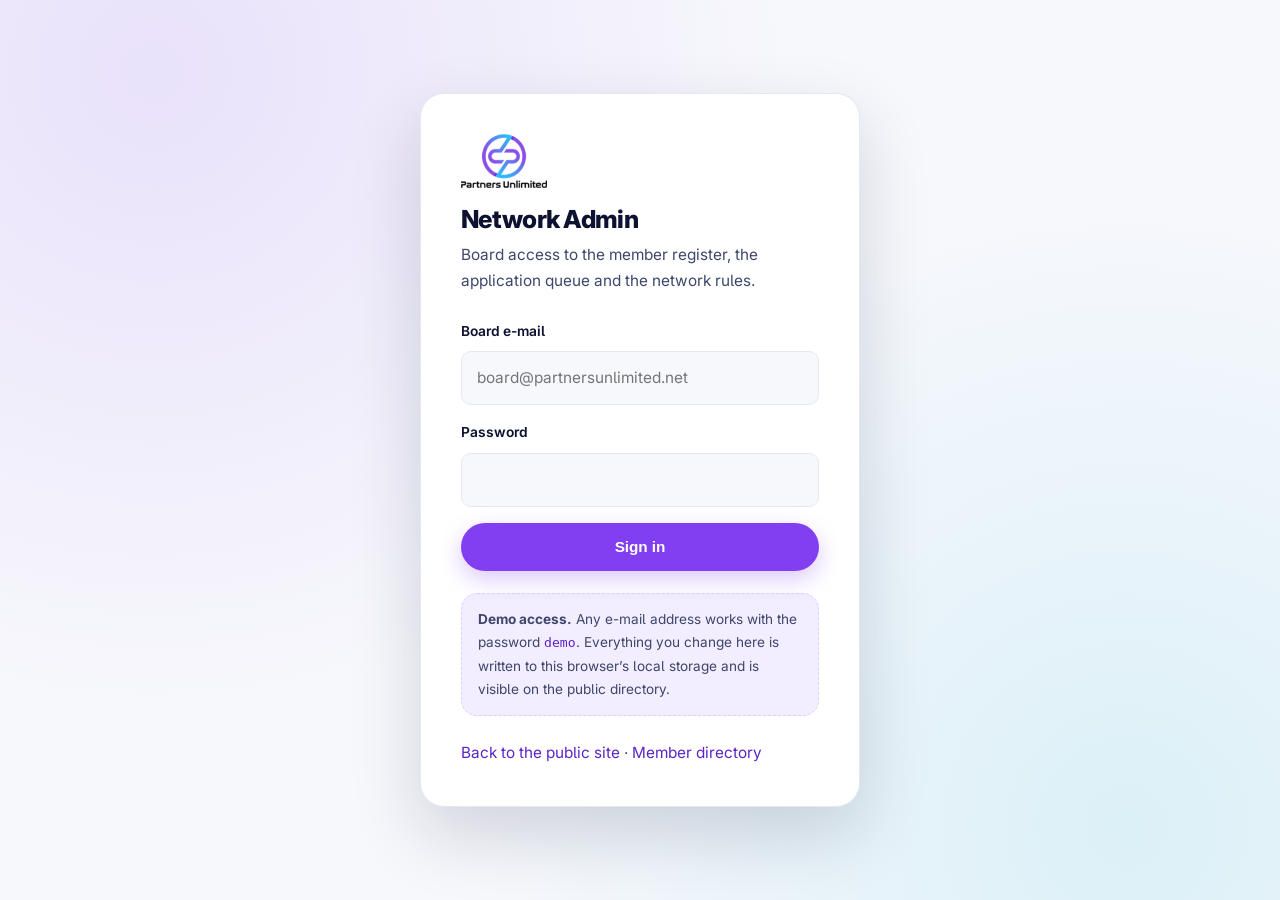
<file: admin.html>
<!DOCTYPE html>
<html lang="en">
<head>
<meta charset="utf-8">
<meta name="viewport" content="width=device-width, initial-scale=1">
<title>Network Admin — Partners Unlimited (HK) Pte Ltd</title>
<meta name="description" content="Partners Unlimited board administration demo: member records, membership applications and network rules.">
<link rel="icon" href="assets/img/favicon.png" sizes=64x64 type=image/png>
<link rel="preconnect" href="https://fonts.googleapis.com">
<link rel="preconnect" href="https://fonts.gstatic.com" crossorigin>
<link href="https://fonts.googleapis.com/css2?family=Inter:wght@400;450;500;600;700;800&display=swap" rel="stylesheet">
<link rel="stylesheet" href="assets/css/style.css">
<link rel="stylesheet" href="assets/css/app.css">
</head>
<body>

<!-- Demo gate. This is a static GitHub Pages site with no server, so the gate is a
     presentation only — admin.html and its data are publicly downloadable. Never put
     real member records here. -->
<div class="gate" id="gate">
  <div class="gate__card">
    <img src="assets/img/logo.png" width="300" height="188" alt="Partners Unlimited" style="height:54px;width:auto">
    <h1>Network Admin</h1>
    <p>Board access to the member register, the application queue and the network rules.</p>

    <form class="gate__form" id="login-form" novalidate>
      <div class="field">
        <label for="login-email">Board e-mail</label>
        <input id="login-email" name="email" type="email" autocomplete="username" placeholder="board@partnersunlimited.net" required>
      </div>
      <div class="field">
        <label for="login-password">Password</label>
        <input id="login-password" name="password" type="password" autocomplete="current-password" required>
      </div>
      <button class="btn btn--primary" type="submit">Sign in</button>
      <p class="muted" id="login-error" style="font-size:.88rem;margin:0" role="alert" hidden></p>
    </form>

    <div class="gate__hint">
      <strong>Demo access.</strong> Any e-mail address works with the password <code>demo</code>. Everything you change here is written to this browser’s local storage and is visible on the public directory.
    </div>

    <p class="gate__foot"><a href="index.html">Back to the public site</a> · <a href="directory.html">Member directory</a></p>
  </div>
</div>

<div class="app" id="shell" hidden>
  <aside class="app__aside">
    <a class="app__brand" href="index.html">
      <img src="assets/img/logo.png" width="300" height="188" alt="Partners Unlimited">
      <span>Network Admin</span>
    </a>

    <nav class="app__nav" aria-label="Administration">
      <p class="app__section-label">Membership</p>
      <button class="app__nav-link is-active" type="button" data-view="members" aria-current="page">
        <svg viewBox="0 0 24 24" fill="none" stroke="currentColor" stroke-width="1.8" stroke-linecap="round" stroke-linejoin="round"><path d="M3.6 20.4v-1.8a4 4 0 0 1 4-4h4.8a4 4 0 0 1 4 4v1.8"/><circle cx="10" cy="7.4" r="3.6"/><path d="M17.2 4.2a3.4 3.4 0 0 1 0 6.4"/></svg>
        Member register
        <span class="count" id="count-members"></span>
      </button>
      <button class="app__nav-link" type="button" data-view="queue">
        <svg viewBox="0 0 24 24" fill="none" stroke="currentColor" stroke-width="1.8" stroke-linecap="round" stroke-linejoin="round"><path d="M14 2.8H6.8a1.8 1.8 0 0 0-1.8 1.8v14.8a1.8 1.8 0 0 0 1.8 1.8h10.4a1.8 1.8 0 0 0 1.8-1.8V7.6z"/><path d="M14 2.8v4.8h4.8M9.2 13.4l2 2 3.6-3.8"/></svg>
        Applications
        <span class="count" id="count-queue"></span>
      </button>
      <p class="app__section-label">Network</p>
      <button class="app__nav-link" type="button" data-view="settings">
        <svg viewBox="0 0 24 24" fill="none" stroke="currentColor" stroke-width="1.8" stroke-linecap="round" stroke-linejoin="round"><circle cx="12" cy="12" r="3.2"/><path d="M19.2 14.6a1.5 1.5 0 0 0 .3 1.66l.05.05a1.8 1.8 0 1 1-2.55 2.55l-.05-.05a1.5 1.5 0 0 0-1.66-.3 1.5 1.5 0 0 0-.9 1.37v.15a1.8 1.8 0 1 1-3.6 0v-.08a1.5 1.5 0 0 0-.98-1.37 1.5 1.5 0 0 0-1.66.3l-.05.05a1.8 1.8 0 1 1-2.55-2.55l.05-.05a1.5 1.5 0 0 0 .3-1.66 1.5 1.5 0 0 0-1.37-.9H3.9a1.8 1.8 0 1 1 0-3.6h.15a1.5 1.5 0 0 0 1.37-.98 1.5 1.5 0 0 0-.3-1.66l-.05-.05A1.8 1.8 0 1 1 7.62 3.1l.05.05a1.5 1.5 0 0 0 1.66.3h.07a1.5 1.5 0 0 0 .9-1.37V1.9a1.8 1.8 0 1 1 3.6 0v.15a1.5 1.5 0 0 0 .9 1.37 1.5 1.5 0 0 0 1.66-.3l.05-.05a1.8 1.8 0 1 1 2.55 2.55l-.05.05a1.5 1.5 0 0 0-.3 1.66v.07a1.5 1.5 0 0 0 1.37.9h.15a1.8 1.8 0 1 1 0 3.6h-.15a1.5 1.5 0 0 0-1.37.9z"/></svg>
        Network rules
      </button>
      <a class="app__nav-link" href="directory.html">
        <svg viewBox="0 0 24 24" fill="none" stroke="currentColor" stroke-width="1.8" stroke-linecap="round" stroke-linejoin="round"><circle cx="12" cy="12" r="9.2"/><path d="M2.8 12h18.4M12 2.8c2.6 2.4 4 5.7 4 9.2s-1.4 6.8-4 9.2c-2.6-2.4-4-5.7-4-9.2s1.4-6.8 4-9.2z"/></svg>
        Public directory
      </a>
      <a class="app__nav-link" href="portal.html">
        <svg viewBox="0 0 24 24" fill="none" stroke="currentColor" stroke-width="1.8" stroke-linecap="round" stroke-linejoin="round"><rect x="3.4" y="10.2" width="17.2" height="10.6" rx="2.2"/><path d="M7.6 10.2V7.4a4.4 4.4 0 0 1 8.8 0v2.8"/></svg>
        Member area
      </a>
    </nav>

    <div class="app__aside-foot">
      <div class="app__who">
        <span class="monogram monogram--sm" aria-hidden="true">PU</span>
        <p><strong>Board secretariat</strong><span id="who-email"></span></p>
      </div>
      <button class="link-btn" type="button" id="sign-out">Sign out</button>
      <a class="app__exit" href="index.html">← Exit to public site</a>
    </div>
  </aside>

  <div class="app__main">
    <header class="app__topbar">
      <div>
        <h1 id="view-title">Member register</h1>
        <p id="view-sub">Every company published in the network directory, and the country slots they occupy.</p>
      </div>
      <div class="app__actions" id="view-actions"></div>
    </header>

    <div class="app__body">
      <div class="notice" style="margin-bottom:18px">
        <svg viewBox="0 0 24 24" fill="none" stroke="currentColor" stroke-width="1.8" stroke-linecap="round" stroke-linejoin="round"><circle cx="12" cy="12" r="9.2"/><path d="M12 8.2v.1M12 11v5"/></svg>
        <div><strong>Demo environment with fictional companies.</strong> Changes are saved to this browser only — they are not visible to anyone else and there is no server behind them. Clearing site data restores the original records.</div>
      </div>

      <!-- members -->
      <section class="app__panel" id="view-members">
        <div class="toolbar" style="border:0;box-shadow:none;border-bottom:1px solid var(--line);border-radius:0">
          <div class="search">
            <svg viewBox="0 0 24 24" fill="none" stroke="currentColor" stroke-width="2" stroke-linecap="round"><circle cx="11" cy="11" r="6.6"/><path d="M16 16l4.4 4.4"/></svg>
            <label class="sr-only" for="m-search">Search members</label>
            <input id="m-search" type="search" placeholder="Search company, city or country" autocomplete="off">
          </div>
          <label class="sr-only" for="m-region">Region</label>
          <select id="m-region"></select>
          <label class="sr-only" for="m-tier">Market tier</label>
          <select id="m-tier"></select>
          <label class="sr-only" for="m-status">Status</label>
          <select id="m-status"></select>
          <span class="toolbar__result" id="m-count"></span>
        </div>
        <div class="table-wrap">
          <table class="table">
            <thead>
              <tr>
                <th scope="col">Company</th>
                <th scope="col">Region</th>
                <th scope="col">Tier</th>
                <th scope="col">Since</th>
                <th scope="col">Team</th>
                <th scope="col">Country slots</th>
                <th scope="col">Status</th>
                <th scope="col"><span class="sr-only">Actions</span></th>
              </tr>
            </thead>
            <tbody id="m-rows"></tbody>
          </table>
        </div>
        <div class="empty" id="m-empty" hidden>
          <h3>No members match these filters</h3>
          <p>Widen the search or clear the filters to see the full register.</p>
        </div>
      </section>

      <!-- applications -->
      <section class="app__panel" id="view-queue" hidden>
        <div class="app__panel-head">
          <div>
            <h2>Pending applications</h2>
            <p>Approving publishes the company to the public directory. Rejecting removes it from the queue.</p>
          </div>
        </div>
        <div class="app__panel-body app__panel-body--flush">
          <div class="queue" id="q-list"></div>
          <div class="empty" id="q-empty" hidden>
            <h3>The queue is clear</h3>
            <p>New membership applications will appear here for the board to review.</p>
          </div>
        </div>
      </section>

      <!-- settings -->
      <section class="settings" id="view-settings" hidden>
        <div class="app__panel">
          <div class="app__panel-head">
            <div>
              <h2>Country representation</h2>
              <p>The network limit applied to every market.</p>
            </div>
          </div>
          <div class="app__panel-body">
            <div class="field">
              <label for="s-slots">Members allowed per country</label>
              <input id="s-slots" type="number" min="1" max="20" step="1">
            </div>
            <p class="muted" style="font-size:.86rem;margin:10px 0 0" id="s-slots-help"></p>
          </div>
        </div>

        <div class="app__panel">
          <div class="app__panel-head">
            <div>
              <h2>Market overrides</h2>
              <p>Larger markets allowed more than the standard number of members.</p>
            </div>
          </div>
          <div class="app__panel-body">
            <div class="override" id="s-override"></div>
            <div class="override__add">
              <select id="s-add-country" aria-label="Country to override"></select>
              <button class="btn btn--ghost btn--sm" type="button" id="s-add-override">Add override</button>
            </div>
          </div>
        </div>

        <div class="app__panel settings--full">
          <div class="app__panel-head">
            <div>
              <h2>Due tiers</h2>
              <p>Membership dues are set by market size. Tiers label members in the directory and the register.</p>
            </div>
          </div>
          <div class="app__panel-body app__panel-body--flush">
            <div class="table-wrap">
              <table class="table">
                <thead>
                  <tr>
                    <th scope="col">Tier</th>
                    <th scope="col">Basis</th>
                    <th scope="col">Applies to</th>
                    <th scope="col">Members</th>
                  </tr>
                </thead>
                <tbody id="s-tiers"></tbody>
              </table>
            </div>
          </div>
        </div>

        <div class="app__panel settings--full">
          <div class="app__panel-body">
            <div class="danger-zone" style="margin-top:0;padding-top:0;border-top:0">
              <h3>Reset the demo</h3>
              <p>Restores the original fictional companies, applications and network rules in this browser, and discards every change you have made.</p>
              <button class="btn btn--danger btn--sm" type="button" id="s-reset">Reset demo data</button>
            </div>
          </div>
        </div>
      </section>
    </div>
  </div>
</div>

<!-- add / edit member -->
<div class="drawer" id="member-drawer" hidden>
  <div class="drawer__scrim" data-close></div>
  <div class="drawer__panel" role="dialog" aria-modal="true" aria-labelledby="drawer-title">
    <div class="drawer__head">
      <div style="min-width:0">
        <h2 id="drawer-title">Add member</h2>
        <p class="muted" id="drawer-sub" style="margin:4px 0 0;font-size:.88rem"></p>
      </div>
      <button class="drawer__close" type="button" data-close aria-label="Close">
        <svg width="18" height="18" viewBox="0 0 24 24" fill="none" stroke="currentColor" stroke-width="2" stroke-linecap="round"><path d="M6 6l12 12M18 6L6 18"/></svg>
      </button>
    </div>
    <form class="drawer__body" id="member-form">
      <div class="form-grid">
        <div class="field field--full">
          <label for="a-name">Registered company name</label>
          <input id="a-name" name="name" type="text" required>
        </div>
        <div class="field">
          <label for="a-city">City</label>
          <input id="a-city" name="city" type="text" required>
        </div>
        <div class="field">
          <label for="a-country">Country</label>
          <input id="a-country" name="country" type="text" required>
          <p class="meter__label" id="a-slot-help" style="margin:8px 0 0"></p>
        </div>
        <div class="field">
          <label for="a-region">Region</label>
          <select id="a-region" name="region" required></select>
        </div>
        <div class="field">
          <label for="a-tier">Market tier</label>
          <select id="a-tier" name="tier" required></select>
        </div>
        <div class="field">
          <label for="a-since">Member since</label>
          <input id="a-since" name="since" type="number" min="1990" max="2100" step="1">
        </div>
        <div class="field">
          <label for="a-staff">Team size</label>
          <input id="a-staff" name="staff" type="number" min="0" step="1">
        </div>
        <div class="field field--full">
          <label for="a-website">Website</label>
          <input id="a-website" name="website" type="text" placeholder="company.com">
        </div>
        <div class="field field--full">
          <label for="a-about">Directory summary</label>
          <textarea id="a-about" name="about" style="min-height:96px" required></textarea>
        </div>
        <div class="field">
          <label for="a-contact-name">Contact name</label>
          <input id="a-contact-name" name="contactName" type="text">
        </div>
        <div class="field">
          <label for="a-contact-title">Contact title</label>
          <input id="a-contact-title" name="contactTitle" type="text">
        </div>
        <div class="field">
          <label for="a-contact-email">Contact e-mail</label>
          <input id="a-contact-email" name="contactEmail" type="email">
        </div>
        <div class="field">
          <label for="a-contact-phone">Contact telephone</label>
          <input id="a-contact-phone" name="contactPhone" type="tel">
        </div>
        <div class="field field--full">
          <label id="a-services-label">Service lines</label>
          <div class="chip-row" id="a-services" role="group" aria-labelledby="a-services-label"></div>
        </div>
        <div class="field field--full">
          <label for="a-status">Directory status</label>
          <select id="a-status" name="status">
            <option value="active">Published — visible in the directory</option>
            <option value="suspended">Suspended — hidden from the directory</option>
          </select>
        </div>
        <p class="form-error field--full" id="a-error" role="alert" hidden></p>
      </div>
    </form>
    <div class="drawer__foot">
      <div class="btn-row btn-row--end">
        <button class="btn btn--ghost btn--sm" type="button" data-close>Cancel</button>
        <button class="btn btn--primary btn--sm" type="submit" form="member-form" id="a-save">Save member</button>
      </div>
    </div>
  </div>
</div>

<script src="assets/data/members.js"></script>
<script src="assets/js/store.js"></script>
<script src="assets/js/admin.js"></script>
</body>
</html>
</file>
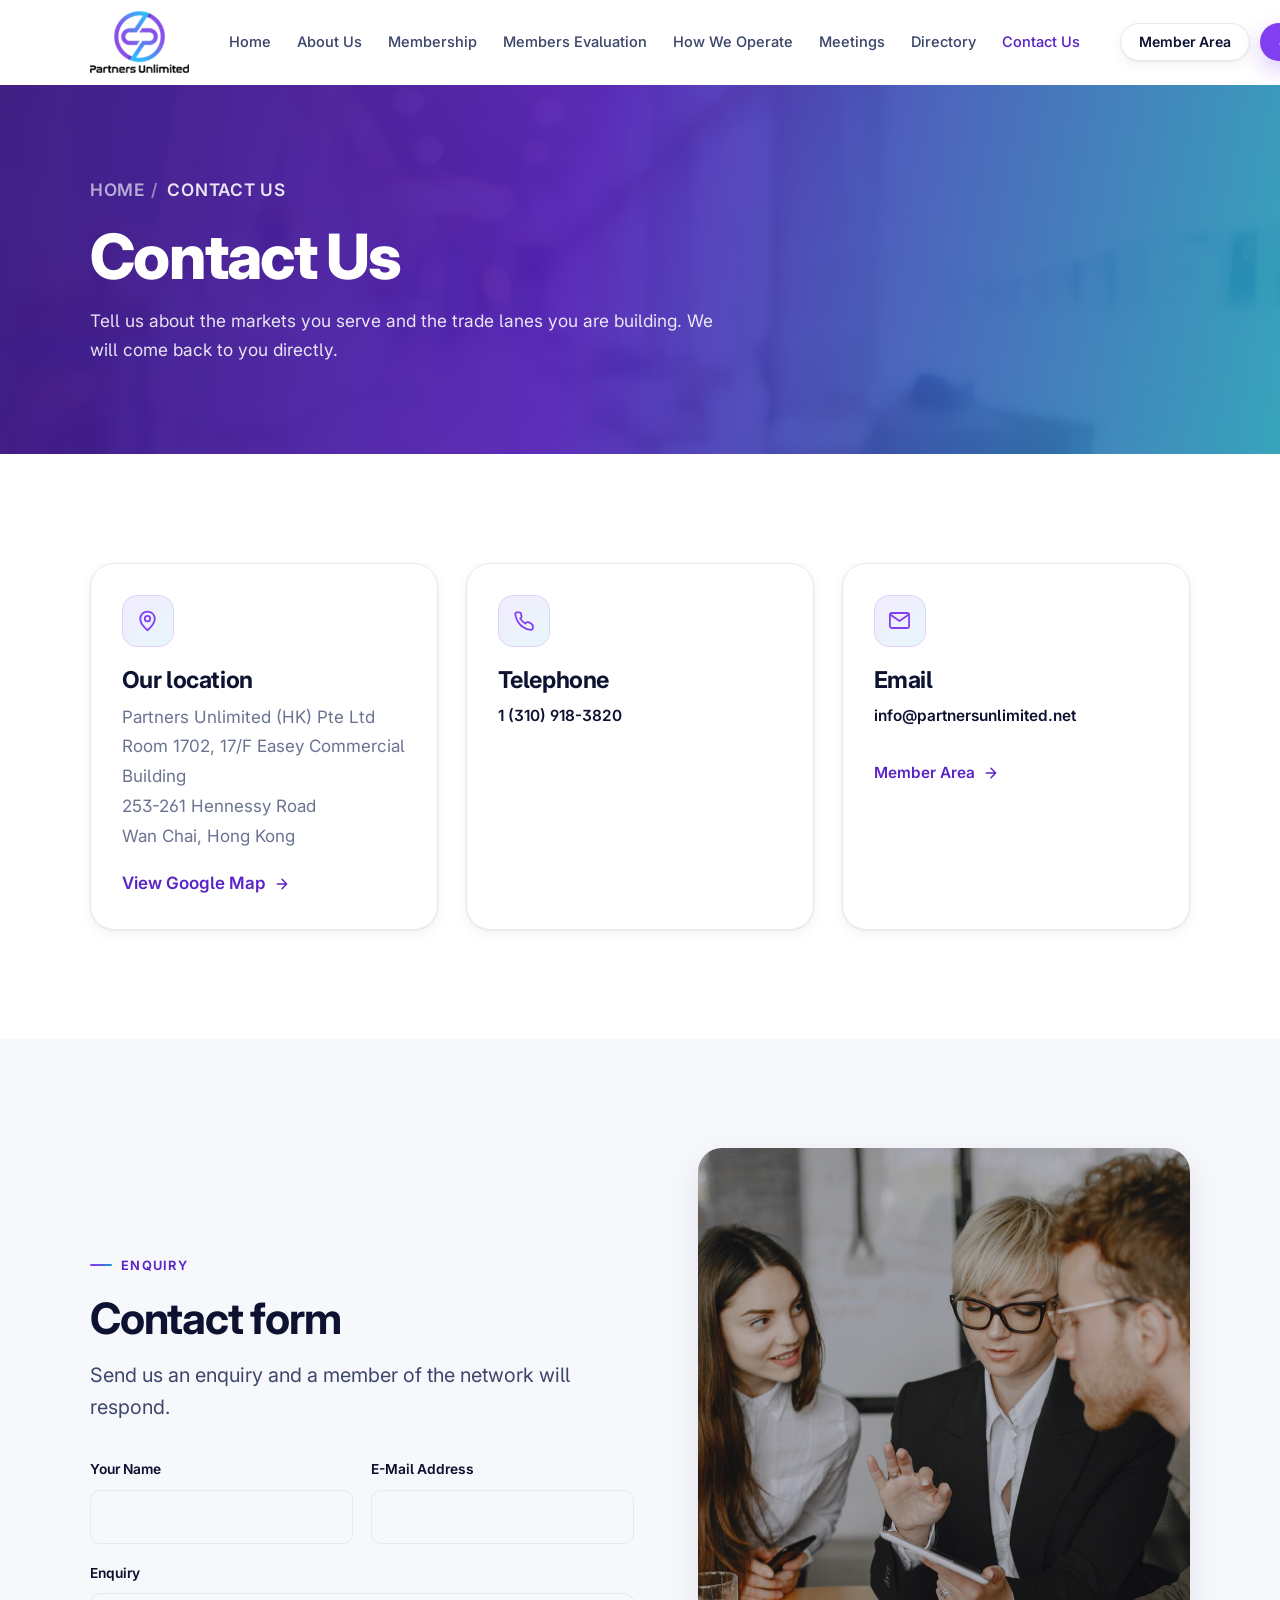
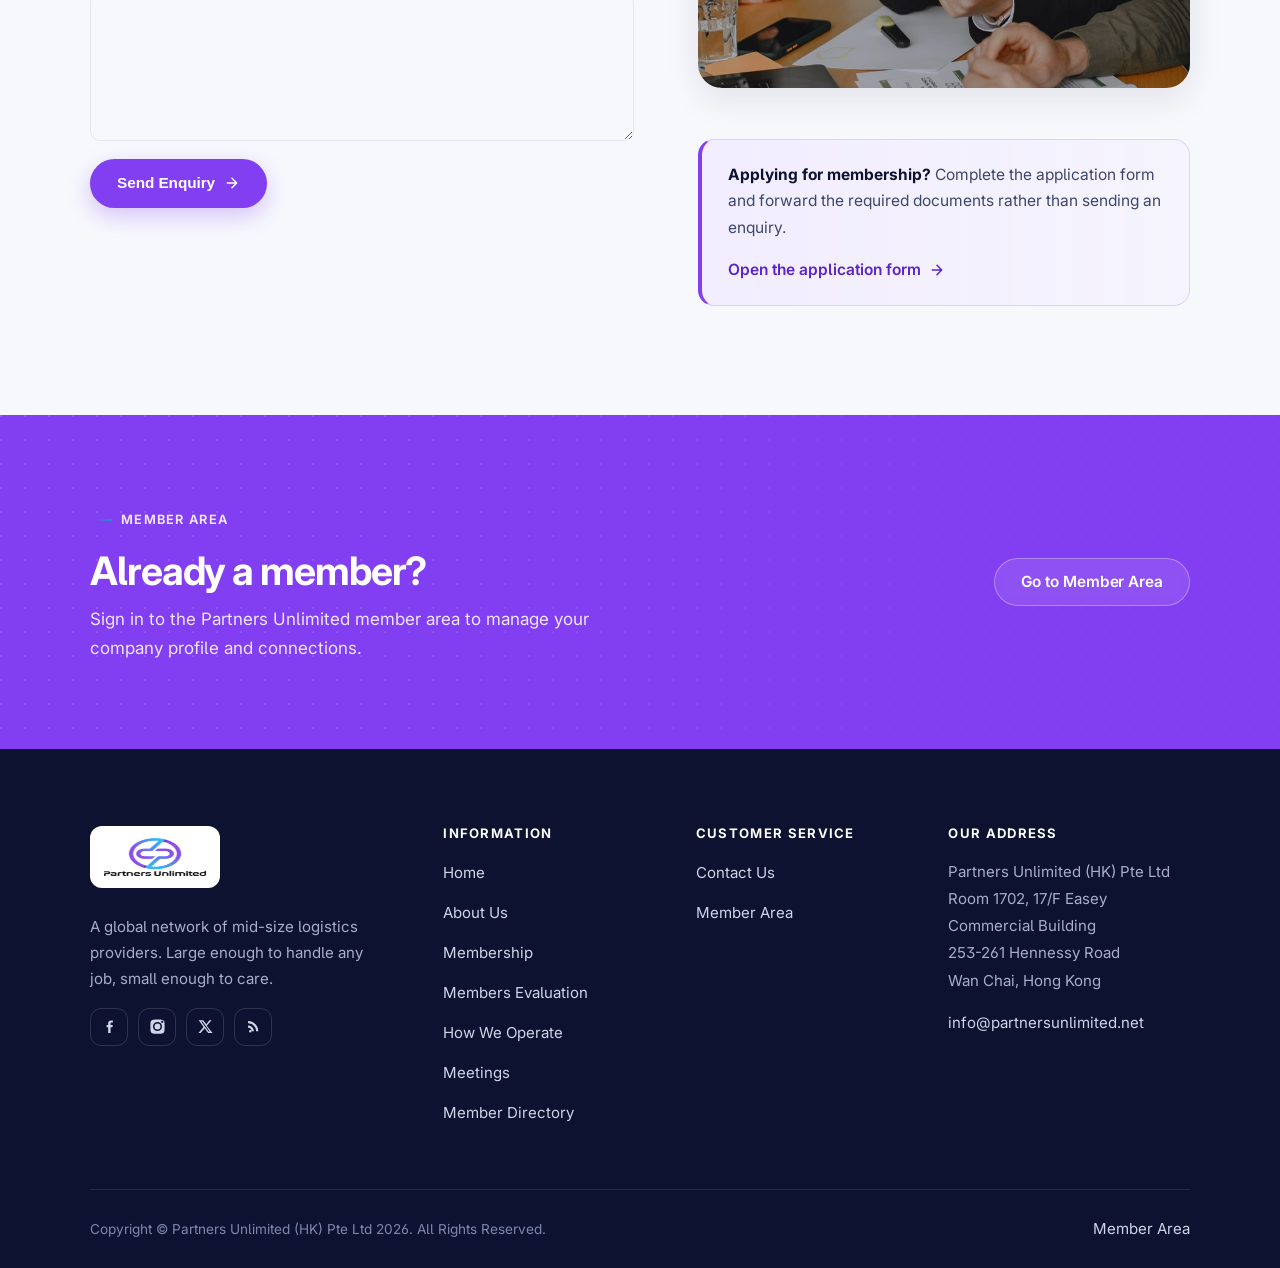
<file: contact.html>
<!DOCTYPE html>
<html lang="en">
<head>
<meta charset="utf-8">
<meta name="viewport" content="width=device-width, initial-scale=1">
<title>Contact Us — Partners Unlimited (HK) Pte Ltd</title>
<meta name="description" content="Contact Partners Unlimited (HK) Pte Ltd in Wan Chai, Hong Kong.">
<link rel="icon" href="assets/img/favicon.png" sizes=64x64 type=image/png>
<link rel="preconnect" href="https://fonts.googleapis.com">
<link rel="preconnect" href="https://fonts.gstatic.com" crossorigin>
<link href="https://fonts.googleapis.com/css2?family=Inter:wght@400;450;500;600;700;800&display=swap" rel="stylesheet">
<link rel="stylesheet" href="assets/css/style.css">
<script>document.documentElement.classList.add('js');</script>
</head>
<body>

<header class="site-header">
  <div class="container nav">
    <a class="brand" href="index.html" aria-label="Partners Unlimited — home">
      <img src="assets/img/logo.png" width="300" height="188" alt="Partners Unlimited">
    </a>
    <nav class="nav__list" aria-label="Main">
      <a href="index.html">Home</a>
      <a href="about.html">About Us</a>
      <a href="membership.html">Membership</a>
      <a href="members-evaluation.html">Members Evaluation</a>
      <a href="how-we-operate.html">How We Operate</a>
      <a href="meetings.html">Meetings</a>
      <a href="directory.html">Directory</a>
      <a href="contact.html" class="is-active">Contact Us</a>
    </nav>
    <div class="nav__cta">
      <a class="btn btn--ghost btn--sm" href="portal.html">Member Area</a>
      <a class="btn btn--primary btn--sm" href="membership.html">Join Us</a>
      <button class="nav__toggle" type="button" aria-label="Menu" aria-expanded="false" aria-controls="mobile-nav"><span></span></button>
    </div>
  </div>
  <div class="mobile-nav" id="mobile-nav">
    <a href="index.html">Home</a>
    <a href="about.html">About Us</a>
    <a href="membership.html">Membership</a>
    <a href="members-evaluation.html">Members Evaluation</a>
    <a href="how-we-operate.html">How We Operate</a>
    <a href="meetings.html">Meetings</a>
    <a href="directory.html">Directory</a>
    <a href="contact.html">Contact Us</a>
    <a href="portal.html">Member Area</a>
    <a class="btn btn--primary" href="membership.html">Join Us</a>
  </div>
</header>

<main>

  <section class="page-banner">
    <img class="page-banner__img" src="assets/img/banner-about.jpg" width="1900" height="600" alt="">
    <div class="container">
      <p class="crumbs"><a href="index.html">Home</a><span>Contact Us</span></p>
      <h1>Contact Us</h1>
      <p>Tell us about the markets you serve and the trade lanes you are building. We will come back to you directly.</p>
    </div>
  </section>

  <section class="section">
    <div class="container">
      <div class="grid grid-3">
        <article class="card reveal">
          <span class="card__icon"><svg viewBox="0 0 24 24" fill="none" stroke="currentColor" stroke-width="1.7" stroke-linecap="round" stroke-linejoin="round"><path d="M12 21.4s7-6.1 7-11a7 7 0 1 0-14 0c0 4.9 7 11 7 11z"/><circle cx="12" cy="10.2" r="2.6"/></svg></span>
          <h3>Our location</h3>
          <address class="muted" style="font-style:normal;line-height:1.75">
            Partners Unlimited (HK) Pte Ltd<br>
            Room 1702, 17/F Easey Commercial Building<br>
            253-261 Hennessy Road<br>
            Wan Chai, Hong Kong
          </address>
          <a class="link-arrow" href="https://www.google.com/maps/search/?api=1&query=Easey+Commercial+Building%2C+253-261+Hennessy+Road%2C+Wan+Chai%2C+Hong+Kong" target="_blank" rel="noopener" style="margin-top:18px">View Google Map <svg width="16" height="16" viewBox="0 0 24 24" fill="none" stroke="currentColor" stroke-width="2.2" stroke-linecap="round" stroke-linejoin="round"><path d="M5 12h13M12 5l7 7-7 7"/></svg></a>
        </article>
        <article class="card reveal">
          <span class="card__icon"><svg viewBox="0 0 24 24" fill="none" stroke="currentColor" stroke-width="1.7" stroke-linecap="round" stroke-linejoin="round"><path d="M21 16.9v2.4a1.7 1.7 0 0 1-1.9 1.7 16.8 16.8 0 0 1-7.3-2.6 16.4 16.4 0 0 1-5-5A16.8 16.8 0 0 1 4.1 6a1.7 1.7 0 0 1 1.7-1.9h2.4a1.3 1.3 0 0 1 1.3 1.1c.1.8.3 1.6.6 2.3a1.3 1.3 0 0 1-.3 1.4l-1 1a13.2 13.2 0 0 0 5 5l1-1a1.3 1.3 0 0 1 1.4-.3c.7.3 1.5.5 2.3.6a1.3 1.3 0 0 1 1.2 1.3z"/></svg></span>
          <h3>Telephone</h3>
          <p><a href="tel:+13109183820" style="color:var(--ink);font-weight:600">1 (310) 918-3820</a></p>
        </article>
        <article class="card reveal">
          <span class="card__icon"><svg viewBox="0 0 24 24" fill="none" stroke="currentColor" stroke-width="1.7" stroke-linecap="round" stroke-linejoin="round"><rect x="2.8" y="4.8" width="18.4" height="14.4" rx="2"/><path d="M3.4 6.4l8.6 6 8.6-6"/></svg></span>
          <h3>Email</h3>
          <p><a href="mailto:info@partnersunlimited.net" style="color:var(--ink);font-weight:600">info@partnersunlimited.net</a></p>
          <p style="margin-top:14px"><a class="link-arrow" href="portal.html">Member Area <svg width="16" height="16" viewBox="0 0 24 24" fill="none" stroke="currentColor" stroke-width="2.2" stroke-linecap="round" stroke-linejoin="round"><path d="M5 12h13M12 5l7 7-7 7"/></svg></a></p>
        </article>
      </div>
    </div>
  </section>

  <section class="section section--alt">
    <div class="container split">
      <div>
        <p class="eyebrow">Enquiry</p>
        <h2>Contact form</h2>
        <p class="lead" style="margin-top:16px">Send us an enquiry and a member of the network will respond.</p>
        <!-- Static host has no backend: main.js composes a mailto from the fields, action is the no-JS fallback. -->
        <form class="form-grid" id="contact-form" action="mailto:info@partnersunlimited.net" style="margin-top:34px">
          <div class="field">
            <label for="name">Your Name</label>
            <input id="name" name="name" type="text" autocomplete="name" required>
          </div>
          <div class="field">
            <label for="email">E-Mail Address</label>
            <input id="email" name="email" type="email" autocomplete="email" required>
          </div>
          <div class="field field--full">
            <label for="enquiry">Enquiry</label>
            <textarea id="enquiry" name="enquiry" required></textarea>
          </div>
          <div class="field--full">
            <button class="btn btn--primary" type="submit">Send Enquiry <svg width="16" height="16" viewBox="0 0 24 24" fill="none" stroke="currentColor" stroke-width="2.2" stroke-linecap="round" stroke-linejoin="round"><path d="M5 12h13M12 5l7 7-7 7"/></svg></button>
          </div>
        </form>
      </div>
      <div class="stack-lg">
        <div class="figure-frame">
          <img src="assets/img/hero-home.jpg" width="1800" height="959" alt="Members in a meeting at the Partners Unlimited office">
        </div>
        <div class="callout">
          <strong>Applying for membership?</strong> Complete the application form and forward the required documents rather than sending an enquiry.
          <p style="margin:16px 0 0"><a class="link-arrow" href="https://www.partnersunlimited.net/image/catalog/images/APPLICATION-FORM.pdf">Open the application form <svg width="16" height="16" viewBox="0 0 24 24" fill="none" stroke="currentColor" stroke-width="2.2" stroke-linecap="round" stroke-linejoin="round"><path d="M5 12h13M12 5l7 7-7 7"/></svg></a></p>
        </div>
      </div>
    </div>
  </section>

  <section class="cta-band">
    <div class="container cta-band__inner">
      <div>
        <p class="eyebrow eyebrow--light">Member area</p>
        <h2>Already a member?</h2>
        <p>Sign in to the Partners Unlimited member area to manage your company profile and connections.</p>
      </div>
      <div style="flex:0 1 auto"><a class="btn btn--light" href="portal.html">Go to Member Area</a></div>
    </div>
  </section>

</main>

<footer class="site-footer">
  <div class="container">
    <div class="footer-grid">
      <div class="footer-brand">
        <a class="brand" href="index.html"><img src="assets/img/logo.png" width="300" height="188" alt="Partners Unlimited"></a>
        <p>A global network of mid-size logistics providers. Large enough to handle any job, small enough to care.</p>
        <div class="social">
          <a href="#" aria-label="Facebook"><svg viewBox="0 0 24 24"><path d="M13.5 21v-8h2.7l.4-3.1h-3.1V7.9c0-.9.3-1.5 1.6-1.5h1.7V3.6c-.3 0-1.3-.1-2.5-.1-2.5 0-4.2 1.5-4.2 4.3v2.1H7.9V13h2.2v8z"/></svg></a>
          <a href="#" aria-label="Instagram"><svg viewBox="0 0 24 24"><path d="M12 2.2c3.2 0 3.6 0 4.9.1 1.2.1 1.8.2 2.2.4.6.2 1 .5 1.4 1 .5.4.8.8 1 1.4.2.4.4 1 .4 2.2.1 1.3.1 1.7.1 4.9s0 3.6-.1 4.9c0 1.2-.2 1.8-.4 2.2-.2.6-.5 1-1 1.4-.4.5-.8.8-1.4 1-.4.2-1 .4-2.2.4-1.3.1-1.7.1-4.9.1s-3.6 0-4.9-.1c-1.2 0-1.8-.2-2.2-.4-.6-.2-1-.5-1.4-1-.5-.4-.8-.8-1-1.4-.2-.4-.4-1-.4-2.2-.1-1.3-.1-1.7-.1-4.9s0-3.6.1-4.9c0-1.2.2-1.8.4-2.2.2-.6.5-1 1-1.4.4-.5.8-.8 1.4-1 .4-.2 1-.4 2.2-.4 1.3-.1 1.7-.1 4.9-.1zm0 3.4a6.4 6.4 0 1 0 0 12.8 6.4 6.4 0 0 0 0-12.8zm0 2.2a4.2 4.2 0 1 1 0 8.4 4.2 4.2 0 0 1 0-8.4zm6.6-3.8a1.5 1.5 0 1 0 0 3 1.5 1.5 0 0 0 0-3z"/></svg></a>
          <a href="#" aria-label="X"><svg viewBox="0 0 24 24"><path d="M17.5 3h3.1l-6.8 7.8L22 21h-6.3l-4.9-6.4L5.1 21H2l7.3-8.3L2.4 3h6.4l4.4 5.9zm-1.1 16.1h1.7L7.7 4.8H5.9z"/></svg></a>
          <a href="#" aria-label="RSS"><svg viewBox="0 0 24 24"><path d="M4.3 4.3v3.1c6.3 0 11.4 5.1 11.4 11.4h3.1c0-8-6.5-14.5-14.5-14.5zm0 6.2v3.1c2.9 0 5.2 2.3 5.2 5.2h3.1c0-4.6-3.7-8.3-8.3-8.3zM5.6 18.6a1.8 1.8 0 1 1 3.6 0 1.8 1.8 0 0 1-3.6 0z"/></svg></a>
        </div>
      </div>
      <div class="footer-col">
        <h4>Information</h4>
        <ul>
          <li><a href="index.html">Home</a></li>
          <li><a href="about.html">About Us</a></li>
          <li><a href="membership.html">Membership</a></li>
          <li><a href="members-evaluation.html">Members Evaluation</a></li>
          <li><a href="how-we-operate.html">How We Operate</a></li>
          <li><a href="meetings.html">Meetings</a></li>
          <li><a href="directory.html">Member Directory</a></li>
        </ul>
      </div>
      <div class="footer-col">
        <h4>Customer Service</h4>
        <ul>
          <li><a href="contact.html">Contact Us</a></li>
          <li><a href="portal.html">Member Area</a></li>
        </ul>
      </div>
      <div class="footer-col">
        <h4>Our Address</h4>
        <address class="footer-address">
          Partners Unlimited (HK) Pte Ltd<br>
          Room 1702, 17/F Easey Commercial Building<br>
          253-261 Hennessy Road<br>
          Wan Chai, Hong Kong
        </address>
        <p style="margin-top:14px"><a href="mailto:info@partnersunlimited.net">info@partnersunlimited.net</a></p>
      </div>
    </div>
    <div class="footer-bottom">
      <div class="footer-bottom__inner">
        <p>Copyright © Partners Unlimited (HK) Pte Ltd 2026. All Rights Reserved.</p>
        <p><a href="portal.html">Member Area</a></p>
      </div>
    </div>
  </div>
</footer>

<script src="assets/js/main.js"></script>
</body>
</html>
</file>
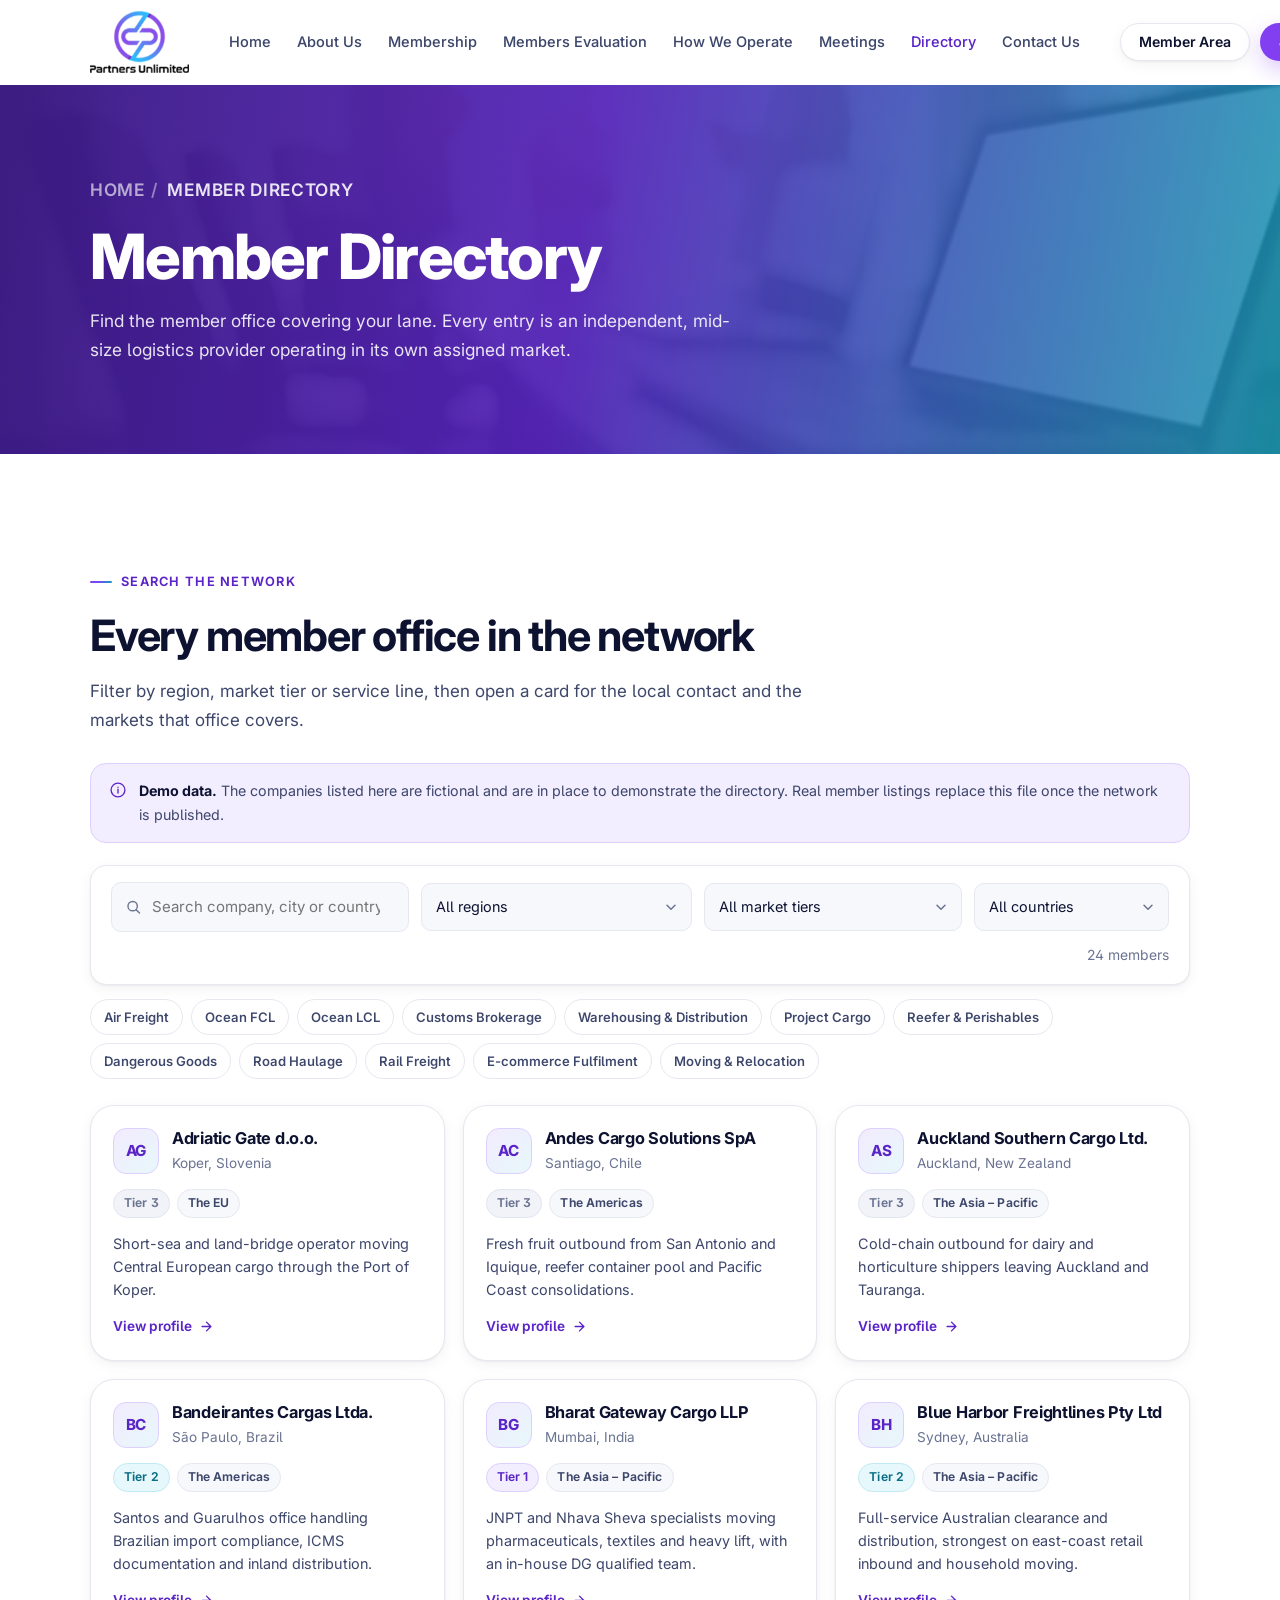
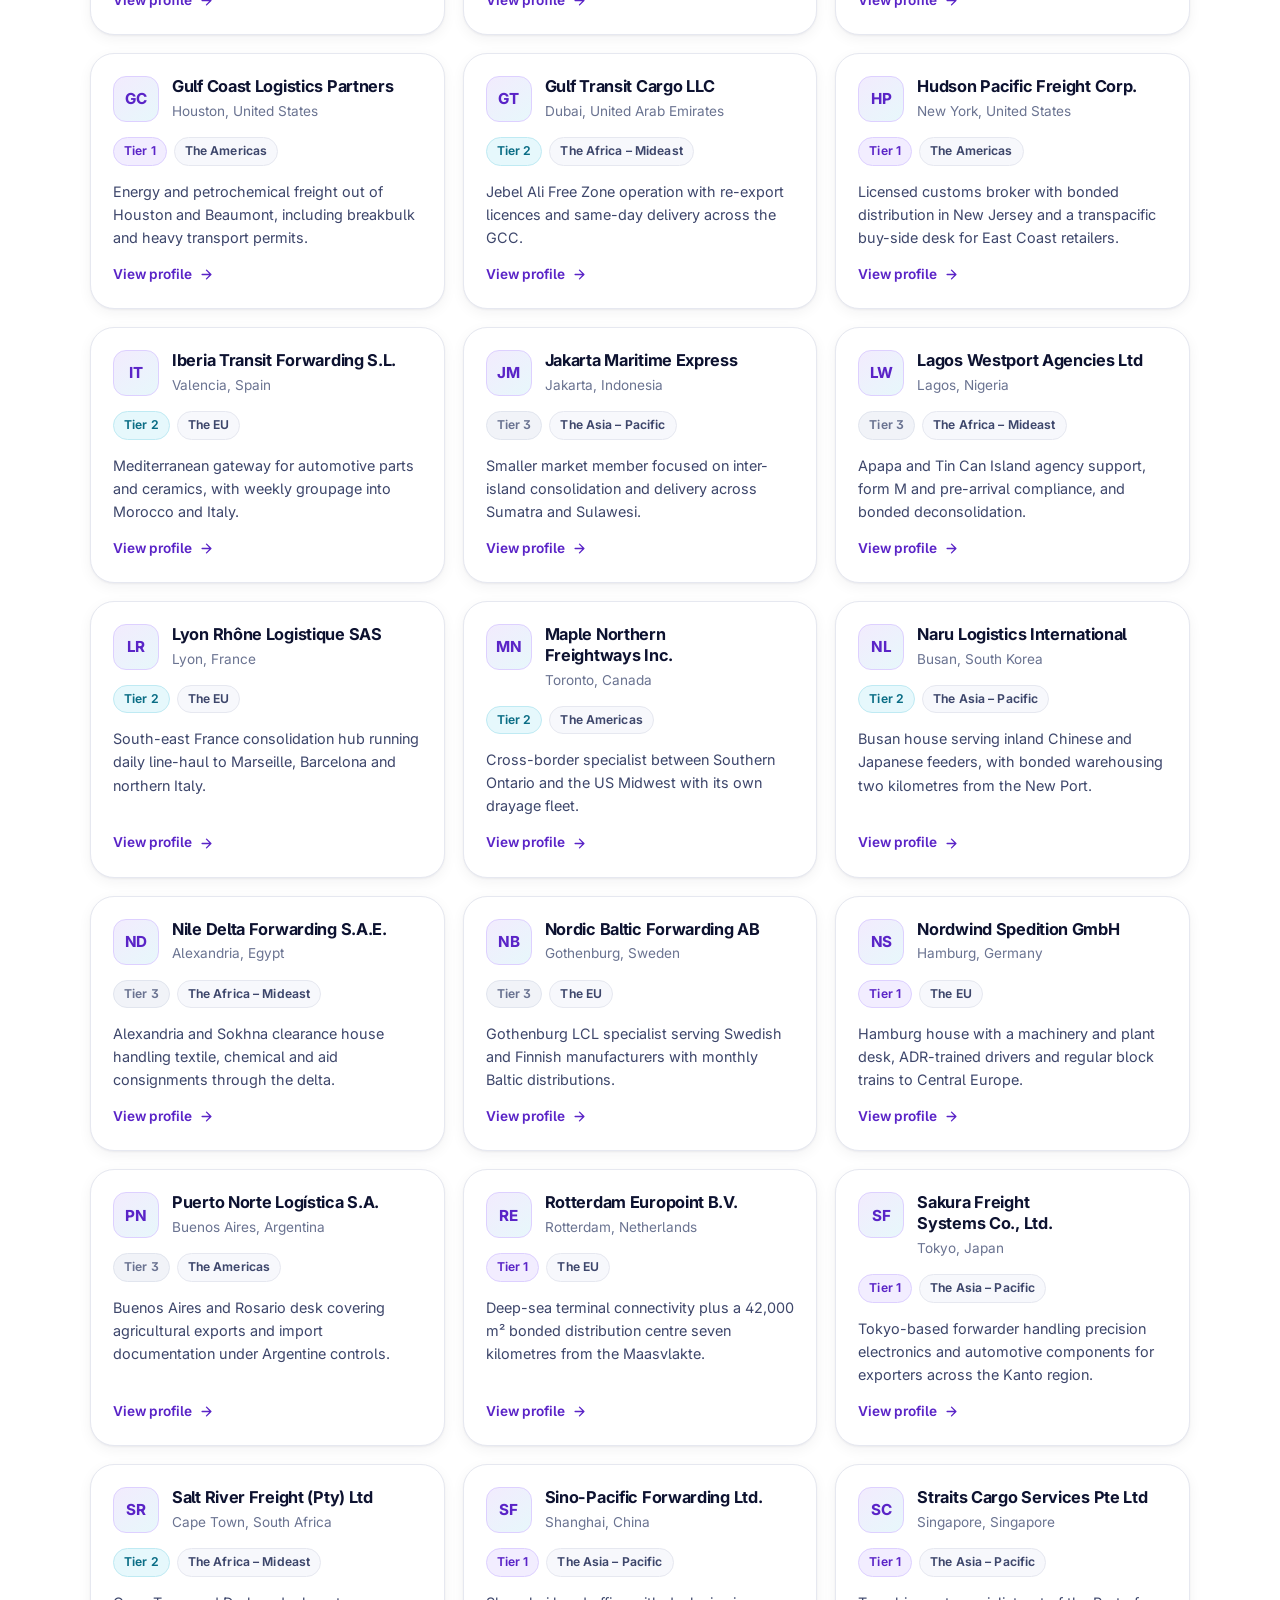
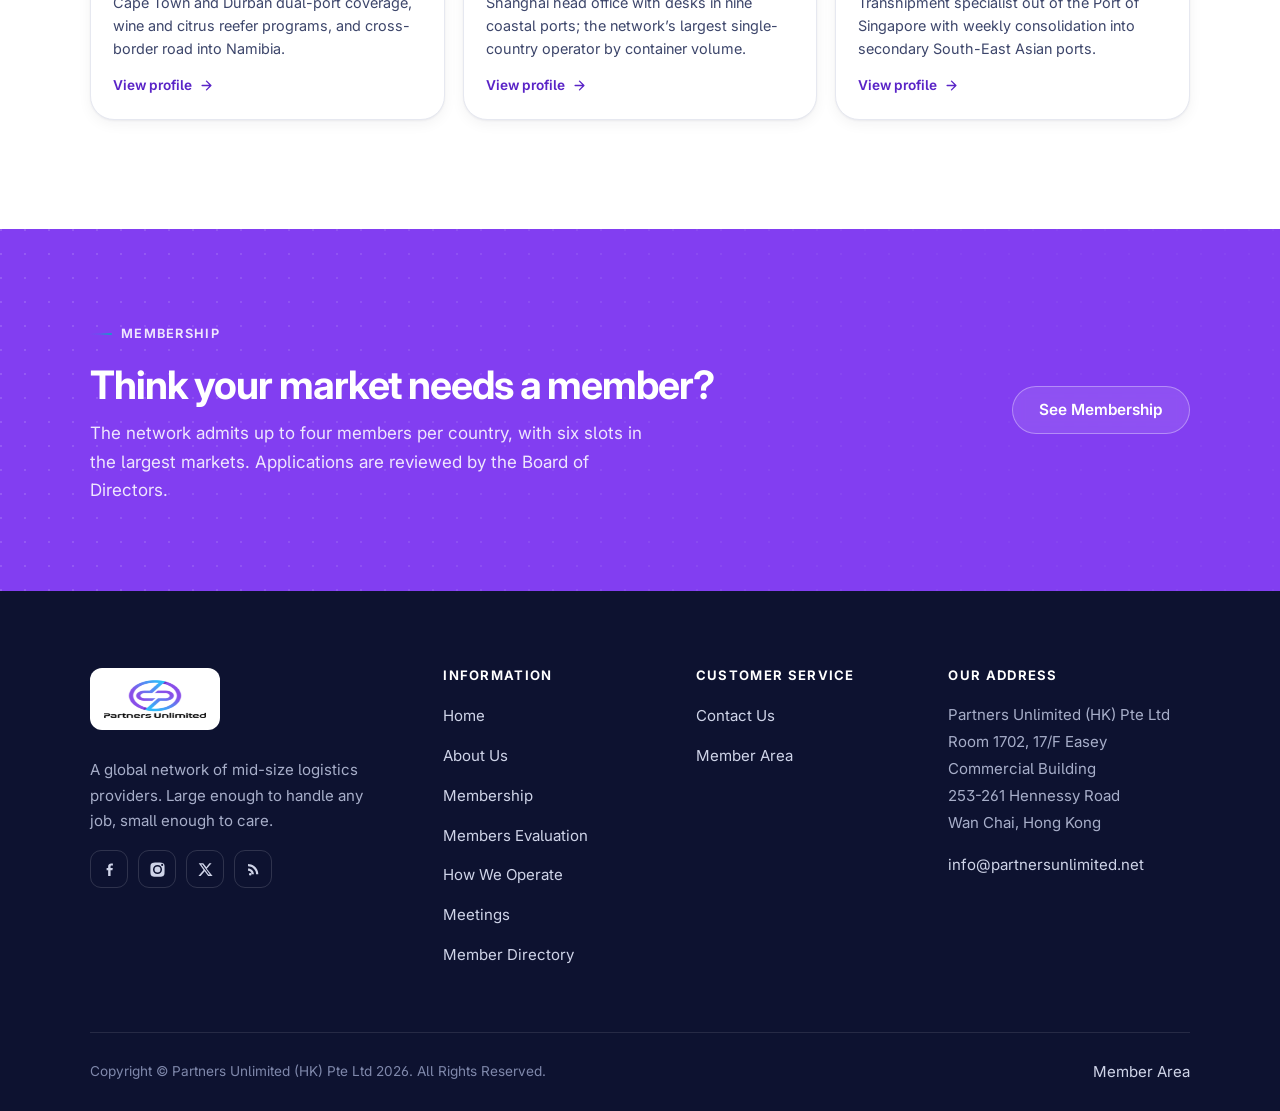
<file: directory.html>
<!DOCTYPE html>
<html lang="en">
<head>
<meta charset="utf-8">
<meta name="viewport" content="width=device-width, initial-scale=1">
<title>Member Directory — Partners Unlimited (HK) Pte Ltd</title>
<meta name="description" content="Search the Partners Unlimited network by region, country, market tier and service line to find the member office for your lane.">
<link rel="icon" href="assets/img/favicon.png" sizes=64x64 type=image/png>
<link rel="preconnect" href="https://fonts.googleapis.com">
<link rel="preconnect" href="https://fonts.gstatic.com" crossorigin>
<link href="https://fonts.googleapis.com/css2?family=Inter:wght@400;450;500;600;700;800&display=swap" rel="stylesheet">
<link rel="stylesheet" href="assets/css/style.css">
<link rel="stylesheet" href="assets/css/app.css">
<script>document.documentElement.classList.add('js');</script>
</head>
<body>

<header class="site-header">
  <div class="container nav">
    <a class="brand" href="index.html" aria-label="Partners Unlimited — home">
      <img src="assets/img/logo.png" width="300" height="188" alt="Partners Unlimited">
    </a>
    <nav class="nav__list" aria-label="Main">
      <a href="index.html">Home</a>
      <a href="about.html">About Us</a>
      <a href="membership.html">Membership</a>
      <a href="members-evaluation.html">Members Evaluation</a>
      <a href="how-we-operate.html">How We Operate</a>
      <a href="meetings.html">Meetings</a>
      <a href="directory.html" class="is-active">Directory</a>
      <a href="contact.html">Contact Us</a>
    </nav>
    <div class="nav__cta">
      <a class="btn btn--ghost btn--sm" href="portal.html">Member Area</a>
      <a class="btn btn--primary btn--sm" href="membership.html">Join Us</a>
      <button class="nav__toggle" type="button" aria-label="Menu" aria-expanded="false" aria-controls="mobile-nav"><span></span></button>
    </div>
  </div>
  <div class="mobile-nav" id="mobile-nav">
    <a href="index.html">Home</a>
    <a href="about.html">About Us</a>
    <a href="membership.html">Membership</a>
    <a href="members-evaluation.html">Members Evaluation</a>
    <a href="how-we-operate.html">How We Operate</a>
    <a href="meetings.html">Meetings</a>
    <a href="directory.html">Directory</a>
    <a href="contact.html">Contact Us</a>
    <a href="portal.html">Member Area</a>
    <a class="btn btn--primary" href="membership.html">Join Us</a>
  </div>
</header>

<main>

  <section class="page-banner">
    <img class="page-banner__img" src="assets/img/banner-membership.jpg" width="1900" height="600" alt="">
    <div class="container">
      <p class="crumbs"><a href="index.html">Home</a><span>Member Directory</span></p>
      <h1>Member Directory</h1>
      <p>Find the member office covering your lane. Every entry is an independent, mid-size logistics provider operating in its own assigned market.</p>
    </div>
  </section>

  <section class="section">
    <div class="container">
      <div class="section-head" style="margin-bottom:28px">
        <p class="eyebrow">Search the network</p>
        <h2>Every member office in the network</h2>
        <p>Filter by region, market tier or service line, then open a card for the local contact and the markets that office covers.</p>
      </div>

      <div class="notice" style="margin-bottom:22px">
        <svg viewBox="0 0 24 24" fill="none" stroke="currentColor" stroke-width="1.8" stroke-linecap="round" stroke-linejoin="round"><circle cx="12" cy="12" r="9.2"/><path d="M12 8.2v.1M12 11v5"/></svg>
        <div><strong>Demo data.</strong> The companies listed here are fictional and are in place to demonstrate the directory. Real member listings replace this file once the network is published.</div>
      </div>

      <div class="filter-bar">
        <div class="toolbar">
          <div class="search">
            <svg viewBox="0 0 24 24" fill="none" stroke="currentColor" stroke-width="2" stroke-linecap="round" stroke-linejoin="round"><circle cx="10.8" cy="10.8" r="6.6"/><path d="M15.8 15.8l4.6 4.6"/></svg>
            <label class="sr-only" for="dir-search">Search members</label>
            <input id="dir-search" type="search" placeholder="Search company, city or country" autocomplete="off">
          </div>
          <label class="sr-only" for="dir-region">Region</label>
          <select id="dir-region"></select>
          <label class="sr-only" for="dir-tier">Market tier</label>
          <select id="dir-tier"></select>
          <label class="sr-only" for="dir-country">Country</label>
          <select id="dir-country"></select>
          <p class="toolbar__result" id="dir-count" aria-live="polite"></p>
        </div>
        <div class="chip-row" id="dir-services" role="group" aria-label="Filter by service line"></div>
      </div>

      <div class="dir-grid" id="dir-grid"></div>
      <div id="dir-empty" hidden>
        <div class="empty app__panel">
          <h3>No member matches those filters</h3>
          <p>Try clearing the service chips or widening the region. Each country carries a limited number of slots, so not every market is represented yet.</p>
          <p style="margin-top:20px"><button class="btn btn--ghost btn--sm" type="button" id="dir-clear">Clear all filters</button></p>
        </div>
      </div>
    </div>
  </section>

  <section class="cta-band">
    <div class="container cta-band__inner">
      <div>
        <p class="eyebrow eyebrow--light">Membership</p>
        <h2>Think your market needs a member?</h2>
        <p>The network admits up to four members per country, with six slots in the largest markets. Applications are reviewed by the Board of Directors.</p>
      </div>
      <div style="flex:0 1 auto"><a class="btn btn--light" href="membership.html">See Membership</a></div>
    </div>
  </section>

</main>

<div class="drawer" id="dir-drawer" role="dialog" aria-modal="true" aria-labelledby="drawer-name" hidden>
  <div class="drawer__scrim" data-close></div>
  <div class="drawer__panel">
    <div class="drawer__head">
      <div class="monogram monogram--lg" id="drawer-mark" aria-hidden="true"></div>
      <div style="min-width:0">
        <h2 id="drawer-name"></h2>
        <p class="muted" style="margin:0;font-size:.9rem" id="drawer-place"></p>
      </div>
      <button class="drawer__close" type="button" data-close aria-label="Close profile">
        <svg width="17" height="17" viewBox="0 0 24 24" fill="none" stroke="currentColor" stroke-width="2.2" stroke-linecap="round"><path d="M6 6l12 12M18 6L6 18"/></svg>
      </button>
    </div>
    <div class="drawer__body" id="drawer-body"></div>
    <div class="drawer__foot">
      <div class="btn-row">
        <a class="btn btn--primary btn--sm" id="drawer-mail" href="#">Email this member</a>
        <a class="btn btn--ghost btn--sm" id="drawer-site" href="#" target="_blank" rel="noopener">Visit website</a>
      </div>
    </div>
  </div>
</div>

<footer class="site-footer">
  <div class="container">
    <div class="footer-grid">
      <div class="footer-brand">
        <a class="brand" href="index.html"><img src="assets/img/logo.png" width="300" height="188" alt="Partners Unlimited"></a>
        <p>A global network of mid-size logistics providers. Large enough to handle any job, small enough to care.</p>
        <div class="social">
          <a href="#" aria-label="Facebook"><svg viewBox="0 0 24 24"><path d="M13.5 21v-8h2.7l.4-3.1h-3.1V7.9c0-.9.3-1.5 1.6-1.5h1.7V3.6c-.3 0-1.3-.1-2.5-.1-2.5 0-4.2 1.5-4.2 4.3v2.1H7.9V13h2.2v8z"/></svg></a>
          <a href="#" aria-label="Instagram"><svg viewBox="0 0 24 24"><path d="M12 2.2c3.2 0 3.6 0 4.9.1 1.2.1 1.8.2 2.2.4.6.2 1 .5 1.4 1 .5.4.8.8 1 1.4.2.4.4 1 .4 2.2.1 1.3.1 1.7.1 4.9s0 3.6-.1 4.9c0 1.2-.2 1.8-.4 2.2-.2.6-.5 1-1 1.4-.4.5-.8.8-1.4 1-.4.2-1 .4-2.2.4-1.3.1-1.7.1-4.9.1s-3.6 0-4.9-.1c-1.2 0-1.8-.2-2.2-.4-.6-.2-1-.5-1.4-1-.5-.4-.8-.8-1-1.4-.2-.4-.4-1-.4-2.2-.1-1.3-.1-1.7-.1-4.9s0-3.6.1-4.9c0-1.2.2-1.8.4-2.2.2-.6.5-1 1-1.4.4-.5.8-.8 1.4-1 .4-.2 1-.4 2.2-.4 1.3-.1 1.7-.1 4.9-.1zm0 3.4a6.4 6.4 0 1 0 0 12.8 6.4 6.4 0 0 0 0-12.8zm0 2.2a4.2 4.2 0 1 1 0 8.4 4.2 4.2 0 0 1 0-8.4zm6.6-3.8a1.5 1.5 0 1 0 0 3 1.5 1.5 0 0 0 0-3z"/></svg></a>
          <a href="#" aria-label="X"><svg viewBox="0 0 24 24"><path d="M17.5 3h3.1l-6.8 7.8L22 21h-6.3l-4.9-6.4L5.1 21H2l7.3-8.3L2.4 3h6.4l4.4 5.9zm-1.1 16.1h1.7L7.7 4.8H5.9z"/></svg></a>
          <a href="#" aria-label="RSS"><svg viewBox="0 0 24 24"><path d="M4.3 4.3v3.1c6.3 0 11.4 5.1 11.4 11.4h3.1c0-8-6.5-14.5-14.5-14.5zm0 6.2v3.1c2.9 0 5.2 2.3 5.2 5.2h3.1c0-4.6-3.7-8.3-8.3-8.3zM5.6 18.6a1.8 1.8 0 1 1 3.6 0 1.8 1.8 0 0 1-3.6 0z"/></svg></a>
        </div>
      </div>
      <div class="footer-col">
        <h4>Information</h4>
        <ul>
          <li><a href="index.html">Home</a></li>
          <li><a href="about.html">About Us</a></li>
          <li><a href="membership.html">Membership</a></li>
          <li><a href="members-evaluation.html">Members Evaluation</a></li>
          <li><a href="how-we-operate.html">How We Operate</a></li>
          <li><a href="meetings.html">Meetings</a></li>
          <li><a href="directory.html">Member Directory</a></li>
        </ul>
      </div>
      <div class="footer-col">
        <h4>Customer Service</h4>
        <ul>
          <li><a href="contact.html">Contact Us</a></li>
          <li><a href="portal.html">Member Area</a></li>
        </ul>
      </div>
      <div class="footer-col">
        <h4>Our Address</h4>
        <address class="footer-address">
          Partners Unlimited (HK) Pte Ltd<br>
          Room 1702, 17/F Easey Commercial Building<br>
          253-261 Hennessy Road<br>
          Wan Chai, Hong Kong
        </address>
        <p style="margin-top:14px"><a href="mailto:info@partnersunlimited.net">info@partnersunlimited.net</a></p>
      </div>
    </div>
    <div class="footer-bottom">
      <div class="footer-bottom__inner">
        <p>Copyright © Partners Unlimited (HK) Pte Ltd 2026. All Rights Reserved.</p>
        <p><a href="portal.html">Member Area</a></p>
      </div>
    </div>
  </div>
</footer>

<script src="assets/data/members.js"></script>
<script src="assets/js/store.js"></script>
<script src="assets/js/main.js"></script>
<script src="assets/js/directory.js"></script>
</body>
</html>
</file>
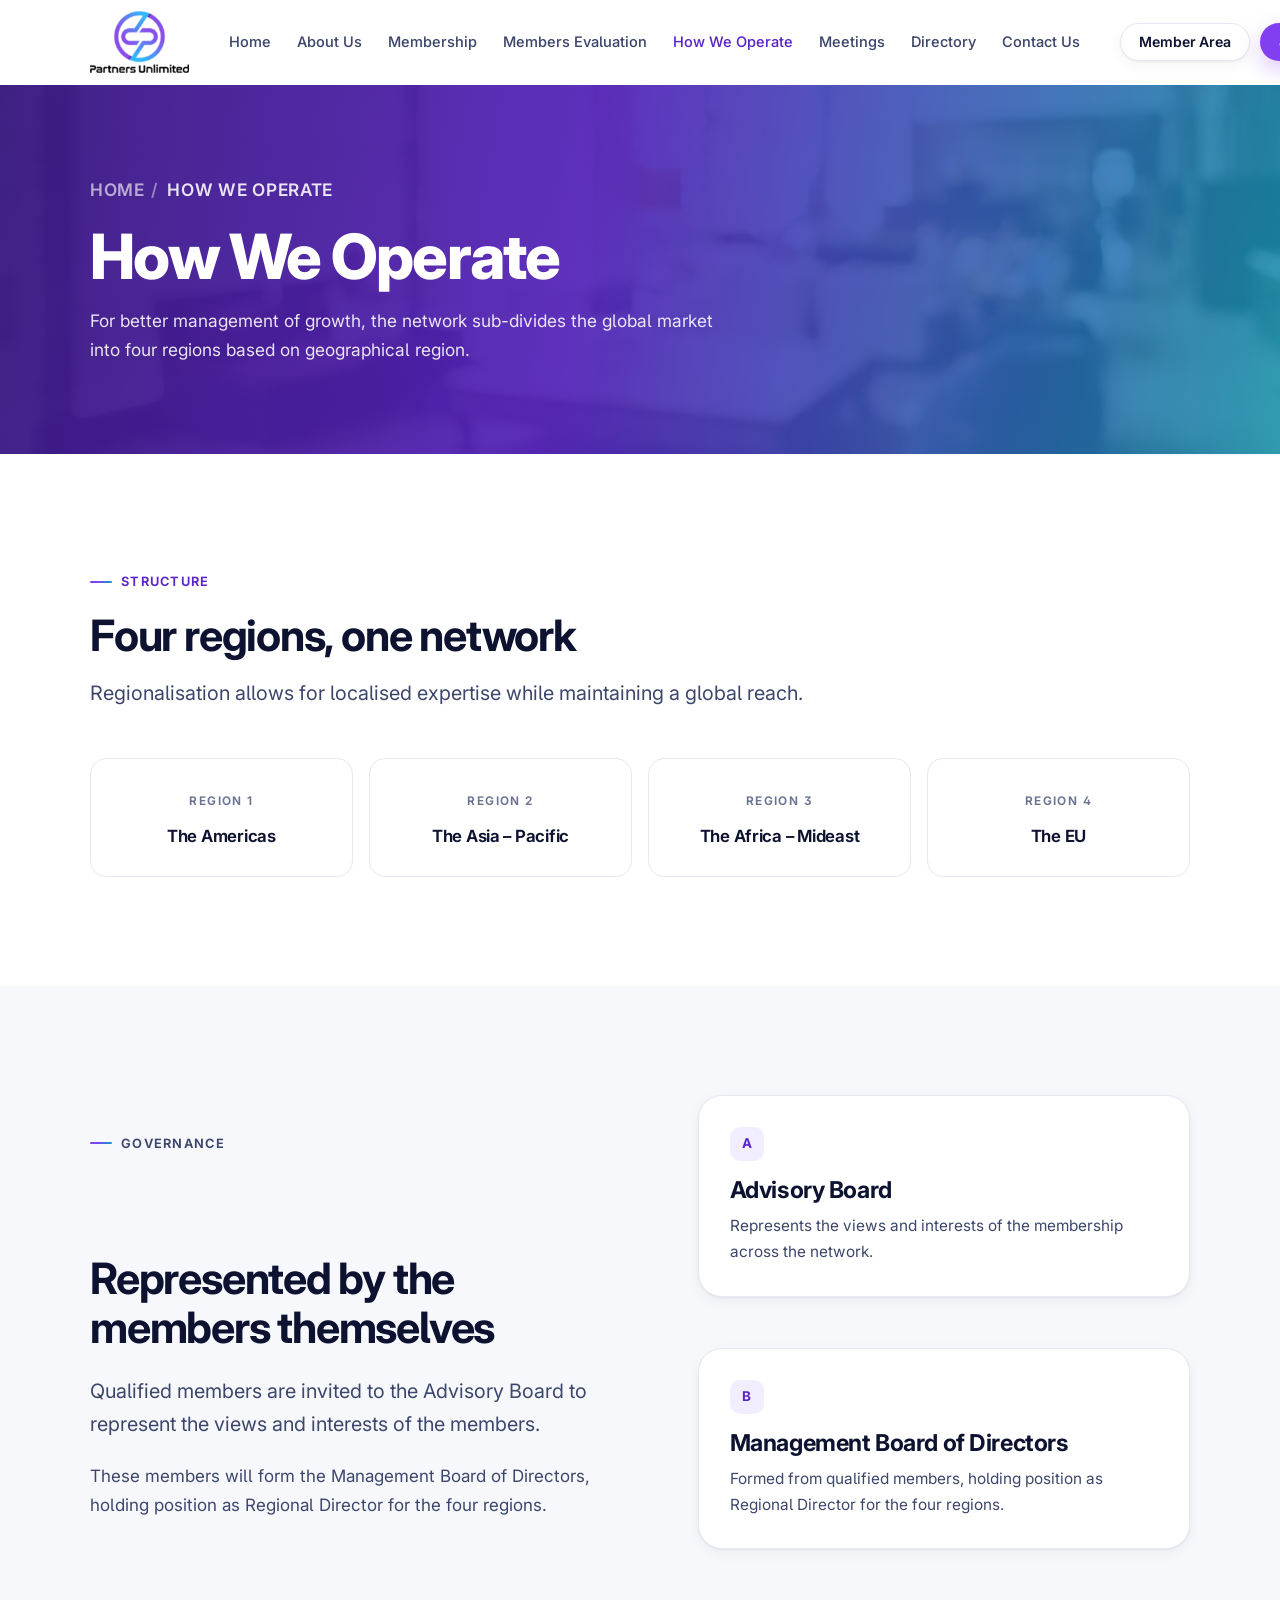
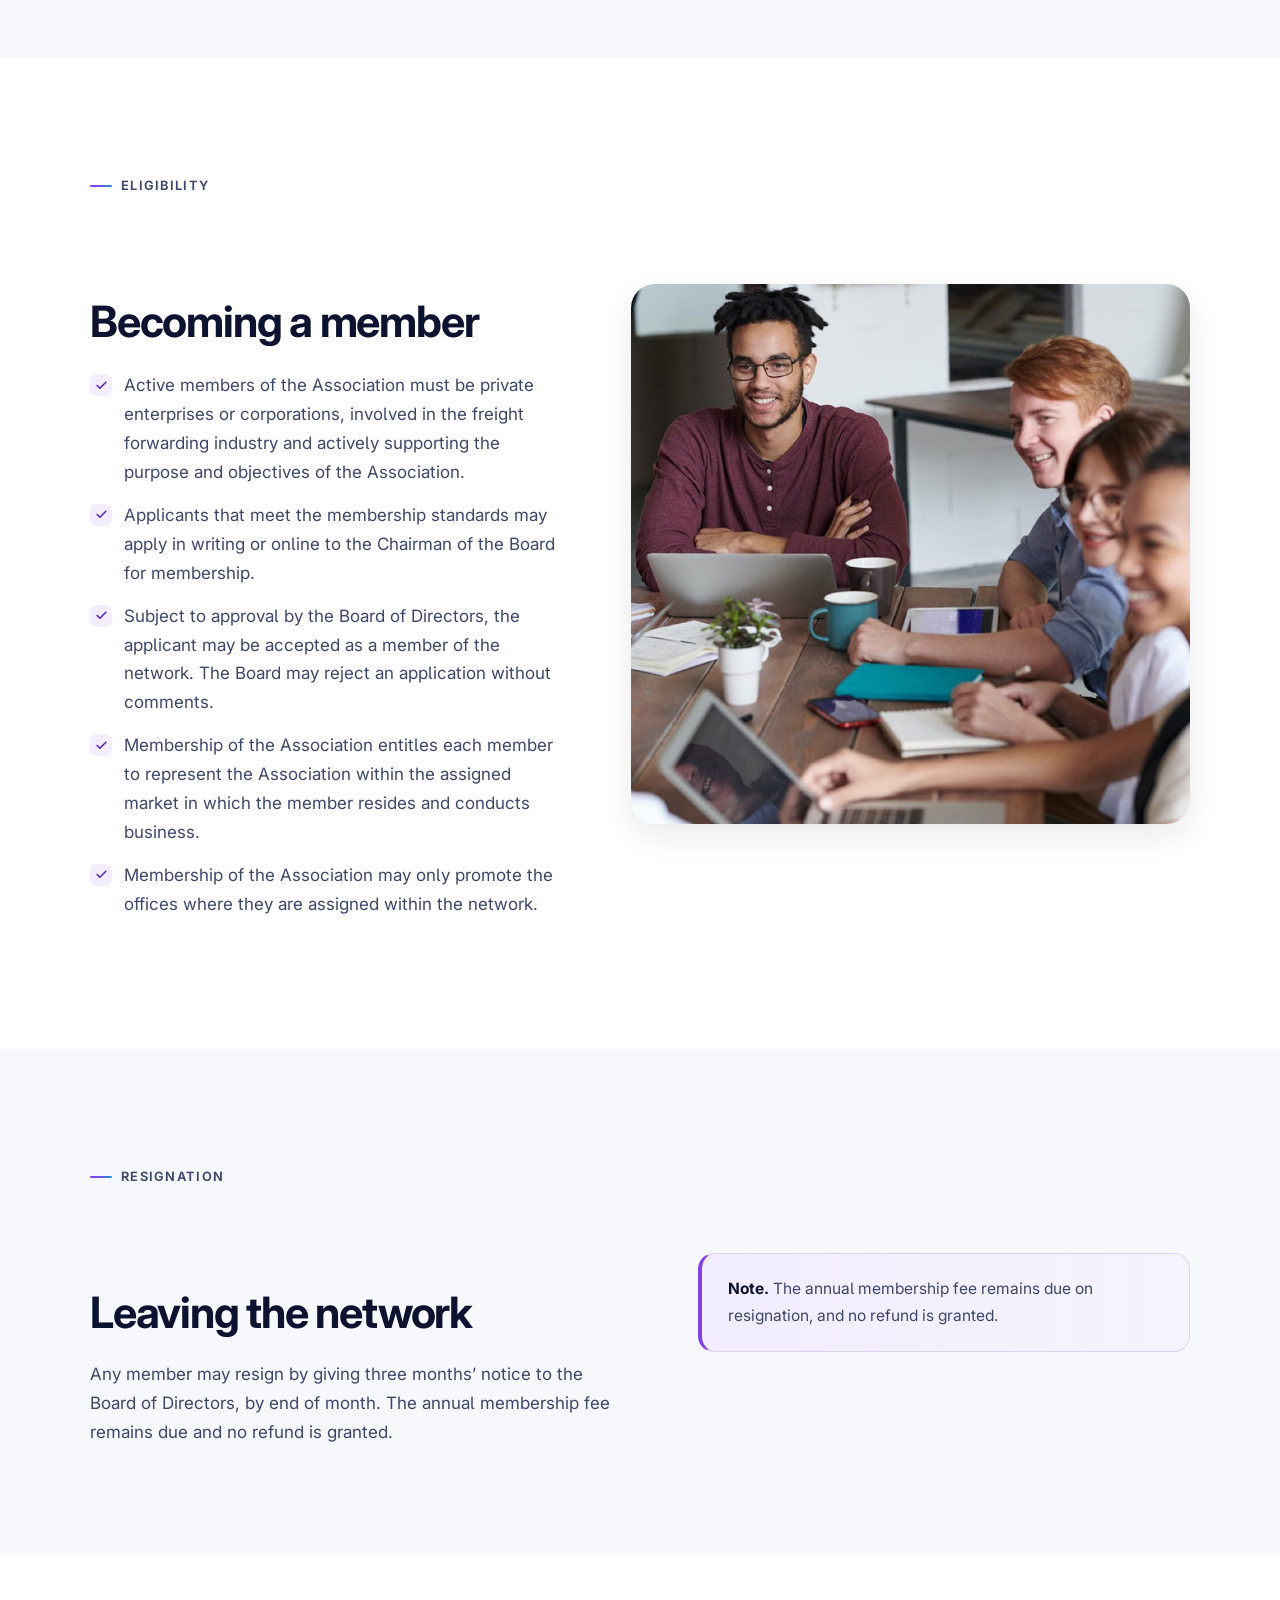
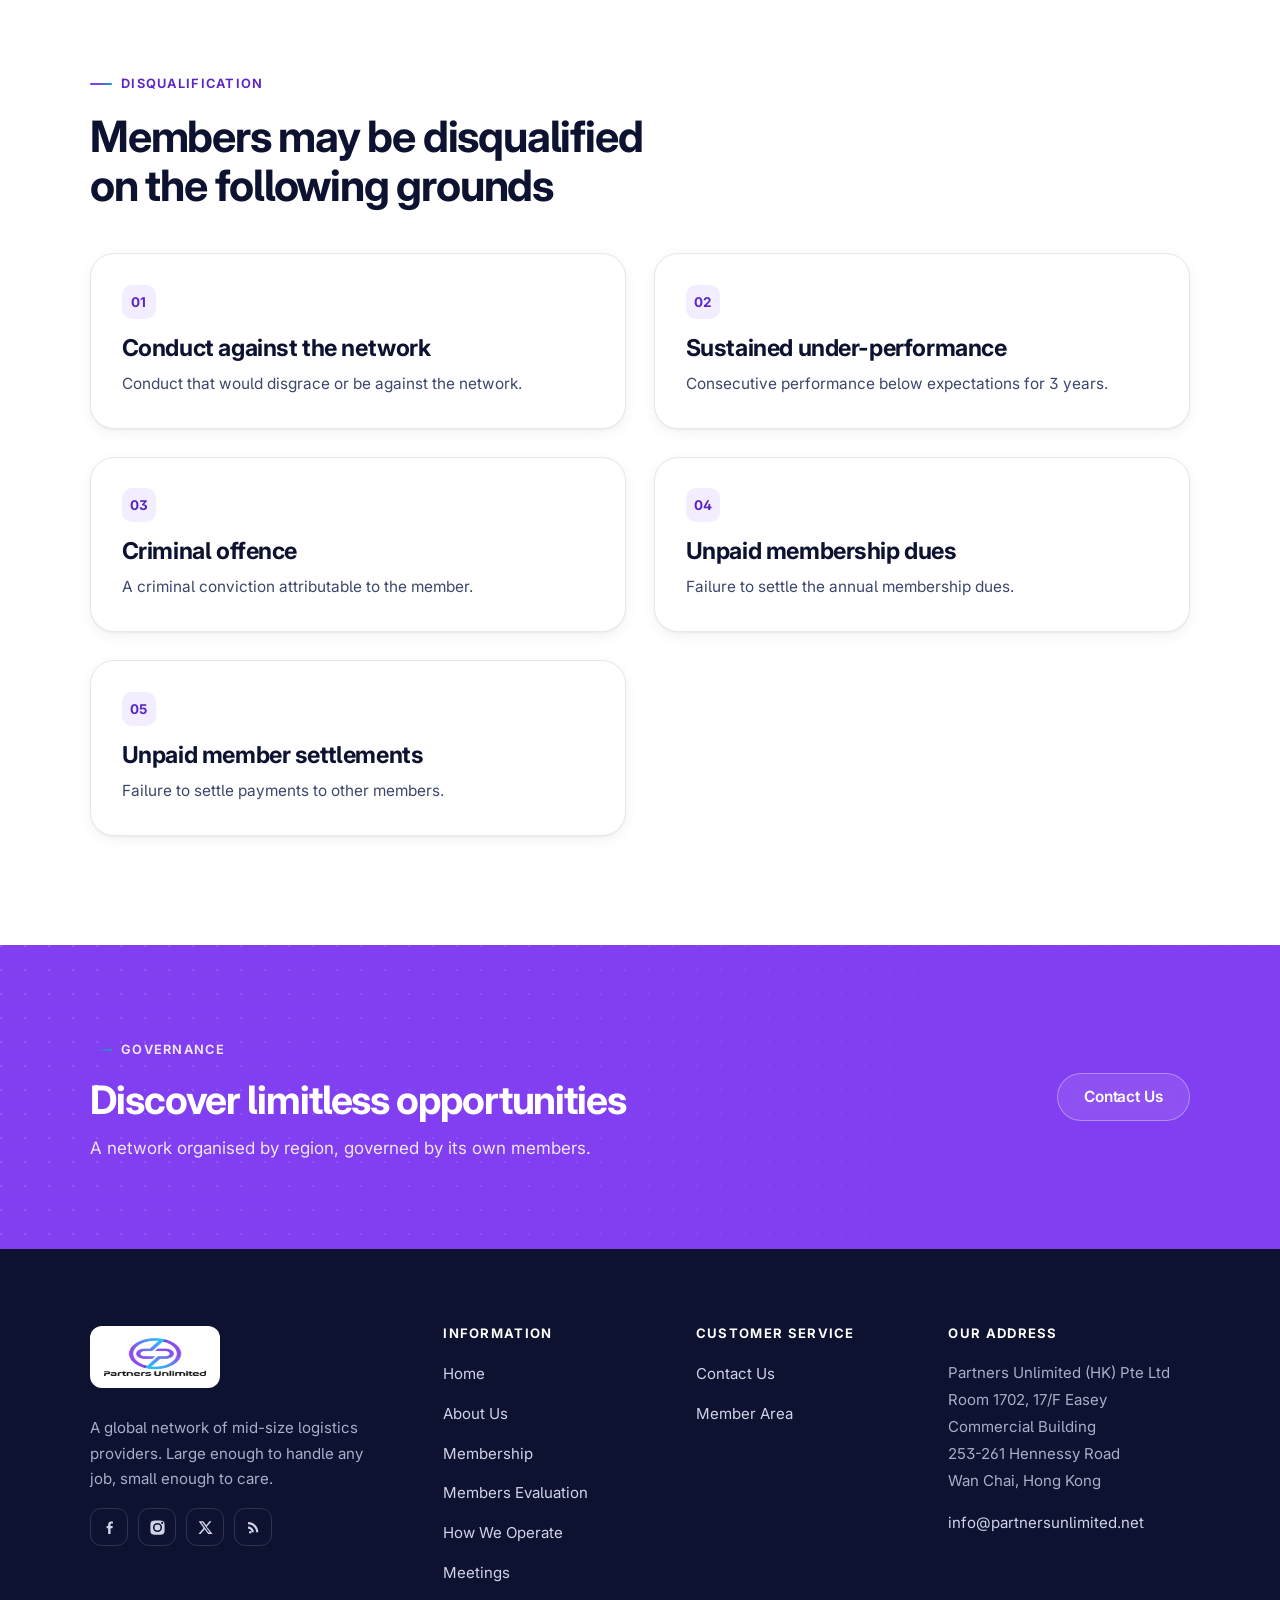
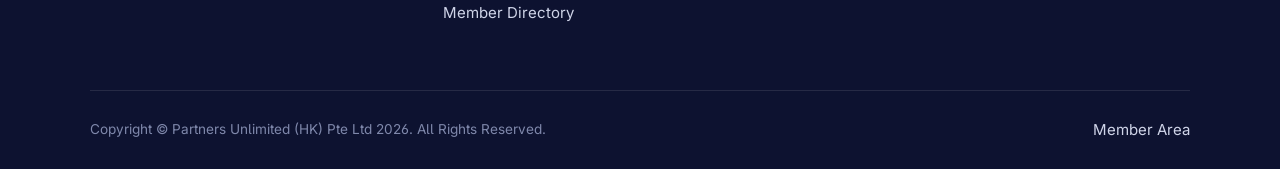
<file: how-we-operate.html>
<!DOCTYPE html>
<html lang="en">
<head>
<meta charset="utf-8">
<meta name="viewport" content="width=device-width, initial-scale=1">
<title>How We Operate — Partners Unlimited (HK) Pte Ltd</title>
<meta name="description" content="How the Partners Unlimited network is regionally structured, governed and how membership is approved.">
<link rel="icon" href="assets/img/favicon.png" sizes=64x64 type=image/png>
<link rel="preconnect" href="https://fonts.googleapis.com">
<link rel="preconnect" href="https://fonts.gstatic.com" crossorigin>
<link href="https://fonts.googleapis.com/css2?family=Inter:wght@400;450;500;600;700;800&display=swap" rel="stylesheet">
<link rel="stylesheet" href="assets/css/style.css">
<script>document.documentElement.classList.add('js');</script>
</head>
<body>

<header class="site-header">
  <div class="container nav">
    <a class="brand" href="index.html" aria-label="Partners Unlimited — home">
      <img src="assets/img/logo.png" width="300" height="188" alt="Partners Unlimited">
    </a>
    <nav class="nav__list" aria-label="Main">
      <a href="index.html">Home</a>
      <a href="about.html">About Us</a>
      <a href="membership.html">Membership</a>
      <a href="members-evaluation.html">Members Evaluation</a>
      <a href="how-we-operate.html" class="is-active">How We Operate</a>
      <a href="meetings.html">Meetings</a>
      <a href="directory.html">Directory</a>
      <a href="contact.html">Contact Us</a>
    </nav>
    <div class="nav__cta">
      <a class="btn btn--ghost btn--sm" href="portal.html">Member Area</a>
      <a class="btn btn--primary btn--sm" href="membership.html">Join Us</a>
      <button class="nav__toggle" type="button" aria-label="Menu" aria-expanded="false" aria-controls="mobile-nav"><span></span></button>
    </div>
  </div>
  <div class="mobile-nav" id="mobile-nav">
    <a href="index.html">Home</a>
    <a href="about.html">About Us</a>
    <a href="membership.html">Membership</a>
    <a href="members-evaluation.html">Members Evaluation</a>
    <a href="how-we-operate.html">How We Operate</a>
    <a href="meetings.html">Meetings</a>
    <a href="directory.html">Directory</a>
    <a href="contact.html">Contact Us</a>
    <a href="portal.html">Member Area</a>
    <a class="btn btn--primary" href="membership.html">Join Us</a>
  </div>
</header>

<main>

  <section class="page-banner">
    <img class="page-banner__img" src="assets/img/banner-operate.jpg" width="1900" height="600" alt="">
    <div class="container">
      <p class="crumbs"><a href="index.html">Home</a><span>How We Operate</span></p>
      <h1>How We Operate</h1>
      <p>For better management of growth, the network sub-divides the global market into four regions based on geographical region.</p>
    </div>
  </section>

  <section class="section">
    <div class="container">
      <div class="section-head">
        <p class="eyebrow">Structure</p>
        <h2>Four regions, one network</h2>
        <p class="lead">Regionalisation allows for localised expertise while maintaining a global reach.</p>
      </div>
      <div class="region-grid" style="margin-top:48px">
        <div class="region reveal"><span class="region__label">Region 1</span><span class="region__name">The Americas</span></div>
        <div class="region reveal"><span class="region__label">Region 2</span><span class="region__name">The Asia – Pacific</span></div>
        <div class="region reveal"><span class="region__label">Region 3</span><span class="region__name">The Africa – Mideast</span></div>
        <div class="region reveal"><span class="region__label">Region 4</span><span class="region__name">The EU</span></div>
      </div>
    </div>
  </section>

  <section class="section section--alt">
    <div class="container split">
      <div class="prose">
        <p class="eyebrow">Governance</p>
        <h2>Represented by the members themselves</h2>
        <p class="lead">Qualified members are invited to the Advisory Board to represent the views and interests of the members.</p>
        <p>These members will form the Management Board of Directors, holding position as Regional Director for the four regions.</p>
      </div>
      <div class="stack-lg">
        <div class="card reveal">
          <span class="num-badge">A</span>
          <h3>Advisory Board</h3>
          <p>Represents the views and interests of the membership across the network.</p>
        </div>
        <div class="card reveal">
          <span class="num-badge">B</span>
          <h3>Management Board of Directors</h3>
          <p>Formed from qualified members, holding position as Regional Director for the four regions.</p>
        </div>
      </div>
    </div>
  </section>

  <section class="section">
    <div class="container split--text-first split">
      <div class="prose">
        <p class="eyebrow">Eligibility</p>
        <h2>Becoming a member</h2>
        <ul class="check-list" style="margin-top:26px">
          <li>Active members of the Association must be private enterprises or corporations, involved in the freight forwarding industry and actively supporting the purpose and objectives of the Association.</li>
          <li>Applicants that meet the membership standards may apply in writing or online to the Chairman of the Board for membership.</li>
          <li>Subject to approval by the Board of Directors, the applicant may be accepted as a member of the network. The Board may reject an application without comments.</li>
          <li>Membership of the Association entitles each member to represent the Association within the assigned market in which the member resides and conducts business.</li>
          <li>Membership of the Association may only promote the offices where they are assigned within the network.</li>
        </ul>
      </div>
      <div class="figure-frame">
        <img src="assets/img/side-operate.jpg" width="700" height="1050" alt="Regional directors in an operational review meeting">
      </div>
    </div>
  </section>

  <section class="section section--alt">
    <div class="container split">
      <div class="prose">
        <p class="eyebrow">Resignation</p>
        <h2>Leaving the network</h2>
        <p>Any member may resign by giving three months’ notice to the Board of Directors, by end of month. The annual membership fee remains due and no refund is granted.</p>
      </div>
      <div class="callout">
        <strong>Note.</strong> The annual membership fee remains due on resignation, and no refund is granted.
      </div>
    </div>
  </section>

  <section class="section">
    <div class="container">
      <div class="section-head">
        <p class="eyebrow">Disqualification</p>
        <h2>Members may be disqualified on the following grounds</h2>
      </div>
      <div class="grid grid-2" style="margin-top:44px">
        <article class="card reveal"><span class="num-badge">01</span><h3>Conduct against the network</h3><p>Conduct that would disgrace or be against the network.</p></article>
        <article class="card reveal"><span class="num-badge">02</span><h3>Sustained under-performance</h3><p>Consecutive performance below expectations for 3 years.</p></article>
        <article class="card reveal"><span class="num-badge">03</span><h3>Criminal offence</h3><p>A criminal conviction attributable to the member.</p></article>
        <article class="card reveal"><span class="num-badge">04</span><h3>Unpaid membership dues</h3><p>Failure to settle the annual membership dues.</p></article>
        <article class="card reveal"><span class="num-badge">05</span><h3>Unpaid member settlements</h3><p>Failure to settle payments to other members.</p></article>
      </div>
    </div>
  </section>

  <section class="cta-band">
    <div class="container cta-band__inner">
      <div>
        <p class="eyebrow eyebrow--light">Governance</p>
        <h2>Discover limitless opportunities</h2>
        <p>A network organised by region, governed by its own members.</p>
      </div>
      <div style="flex:0 1 auto"><a class="btn btn--light" href="contact.html">Contact Us</a></div>
    </div>
  </section>

</main>

<footer class="site-footer">
  <div class="container">
    <div class="footer-grid">
      <div class="footer-brand">
        <a class="brand" href="index.html"><img src="assets/img/logo.png" width="300" height="188" alt="Partners Unlimited"></a>
        <p>A global network of mid-size logistics providers. Large enough to handle any job, small enough to care.</p>
        <div class="social">
          <a href="#" aria-label="Facebook"><svg viewBox="0 0 24 24"><path d="M13.5 21v-8h2.7l.4-3.1h-3.1V7.9c0-.9.3-1.5 1.6-1.5h1.7V3.6c-.3 0-1.3-.1-2.5-.1-2.5 0-4.2 1.5-4.2 4.3v2.1H7.9V13h2.2v8z"/></svg></a>
          <a href="#" aria-label="Instagram"><svg viewBox="0 0 24 24"><path d="M12 2.2c3.2 0 3.6 0 4.9.1 1.2.1 1.8.2 2.2.4.6.2 1 .5 1.4 1 .5.4.8.8 1 1.4.2.4.4 1 .4 2.2.1 1.3.1 1.7.1 4.9s0 3.6-.1 4.9c0 1.2-.2 1.8-.4 2.2-.2.6-.5 1-1 1.4-.4.5-.8.8-1.4 1-.4.2-1 .4-2.2.4-1.3.1-1.7.1-4.9.1s-3.6 0-4.9-.1c-1.2 0-1.8-.2-2.2-.4-.6-.2-1-.5-1.4-1-.5-.4-.8-.8-1-1.4-.2-.4-.4-1-.4-2.2-.1-1.3-.1-1.7-.1-4.9s0-3.6.1-4.9c0-1.2.2-1.8.4-2.2.2-.6.5-1 1-1.4.4-.5.8-.8 1.4-1 .4-.2 1-.4 2.2-.4 1.3-.1 1.7-.1 4.9-.1zm0 3.4a6.4 6.4 0 1 0 0 12.8 6.4 6.4 0 0 0 0-12.8zm0 2.2a4.2 4.2 0 1 1 0 8.4 4.2 4.2 0 0 1 0-8.4zm6.6-3.8a1.5 1.5 0 1 0 0 3 1.5 1.5 0 0 0 0-3z"/></svg></a>
          <a href="#" aria-label="X"><svg viewBox="0 0 24 24"><path d="M17.5 3h3.1l-6.8 7.8L22 21h-6.3l-4.9-6.4L5.1 21H2l7.3-8.3L2.4 3h6.4l4.4 5.9zm-1.1 16.1h1.7L7.7 4.8H5.9z"/></svg></a>
          <a href="#" aria-label="RSS"><svg viewBox="0 0 24 24"><path d="M4.3 4.3v3.1c6.3 0 11.4 5.1 11.4 11.4h3.1c0-8-6.5-14.5-14.5-14.5zm0 6.2v3.1c2.9 0 5.2 2.3 5.2 5.2h3.1c0-4.6-3.7-8.3-8.3-8.3zM5.6 18.6a1.8 1.8 0 1 1 3.6 0 1.8 1.8 0 0 1-3.6 0z"/></svg></a>
        </div>
      </div>
      <div class="footer-col">
        <h4>Information</h4>
        <ul>
          <li><a href="index.html">Home</a></li>
          <li><a href="about.html">About Us</a></li>
          <li><a href="membership.html">Membership</a></li>
          <li><a href="members-evaluation.html">Members Evaluation</a></li>
          <li><a href="how-we-operate.html">How We Operate</a></li>
          <li><a href="meetings.html">Meetings</a></li>
          <li><a href="directory.html">Member Directory</a></li>
        </ul>
      </div>
      <div class="footer-col">
        <h4>Customer Service</h4>
        <ul>
          <li><a href="contact.html">Contact Us</a></li>
          <li><a href="portal.html">Member Area</a></li>
        </ul>
      </div>
      <div class="footer-col">
        <h4>Our Address</h4>
        <address class="footer-address">
          Partners Unlimited (HK) Pte Ltd<br>
          Room 1702, 17/F Easey Commercial Building<br>
          253-261 Hennessy Road<br>
          Wan Chai, Hong Kong
        </address>
        <p style="margin-top:14px"><a href="mailto:info@partnersunlimited.net">info@partnersunlimited.net</a></p>
      </div>
    </div>
    <div class="footer-bottom">
      <div class="footer-bottom__inner">
        <p>Copyright © Partners Unlimited (HK) Pte Ltd 2026. All Rights Reserved.</p>
        <p><a href="portal.html">Member Area</a></p>
      </div>
    </div>
  </div>
</footer>

<script src="assets/js/main.js"></script>
</body>
</html>
</file>
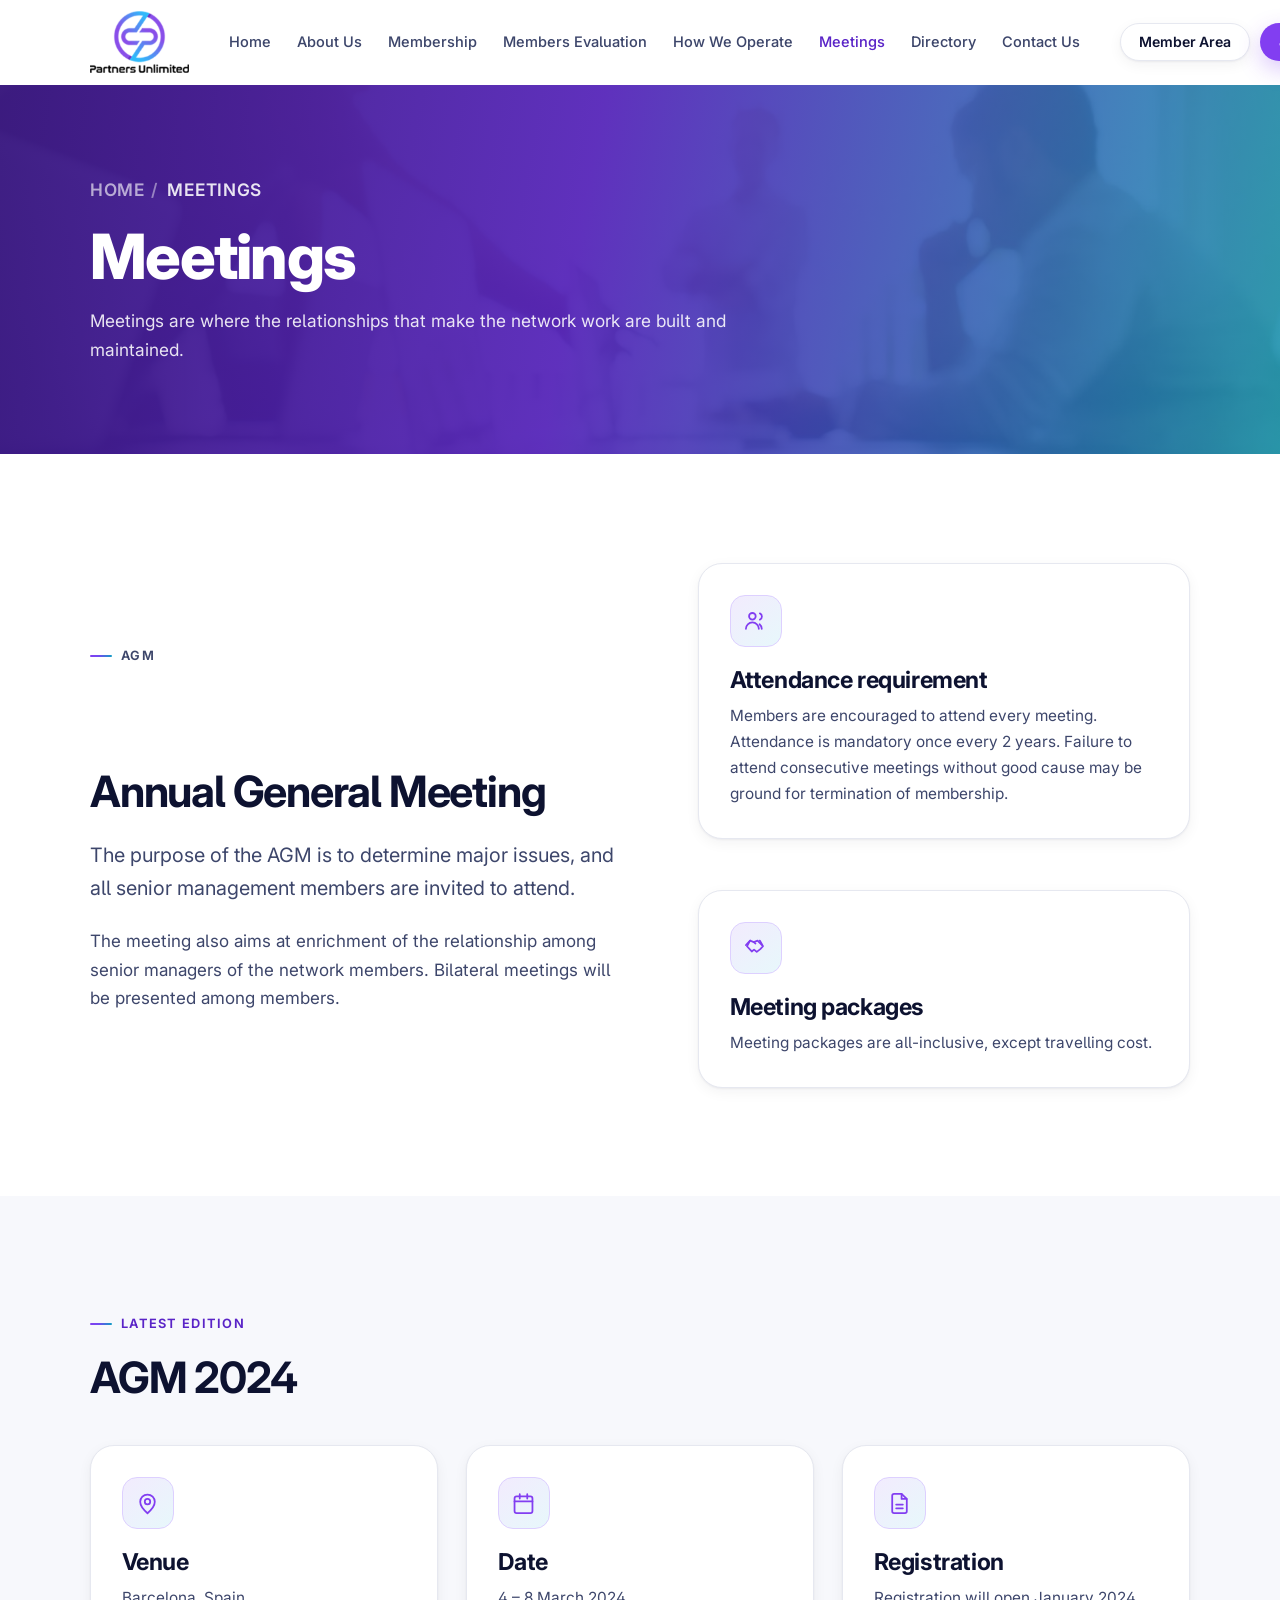
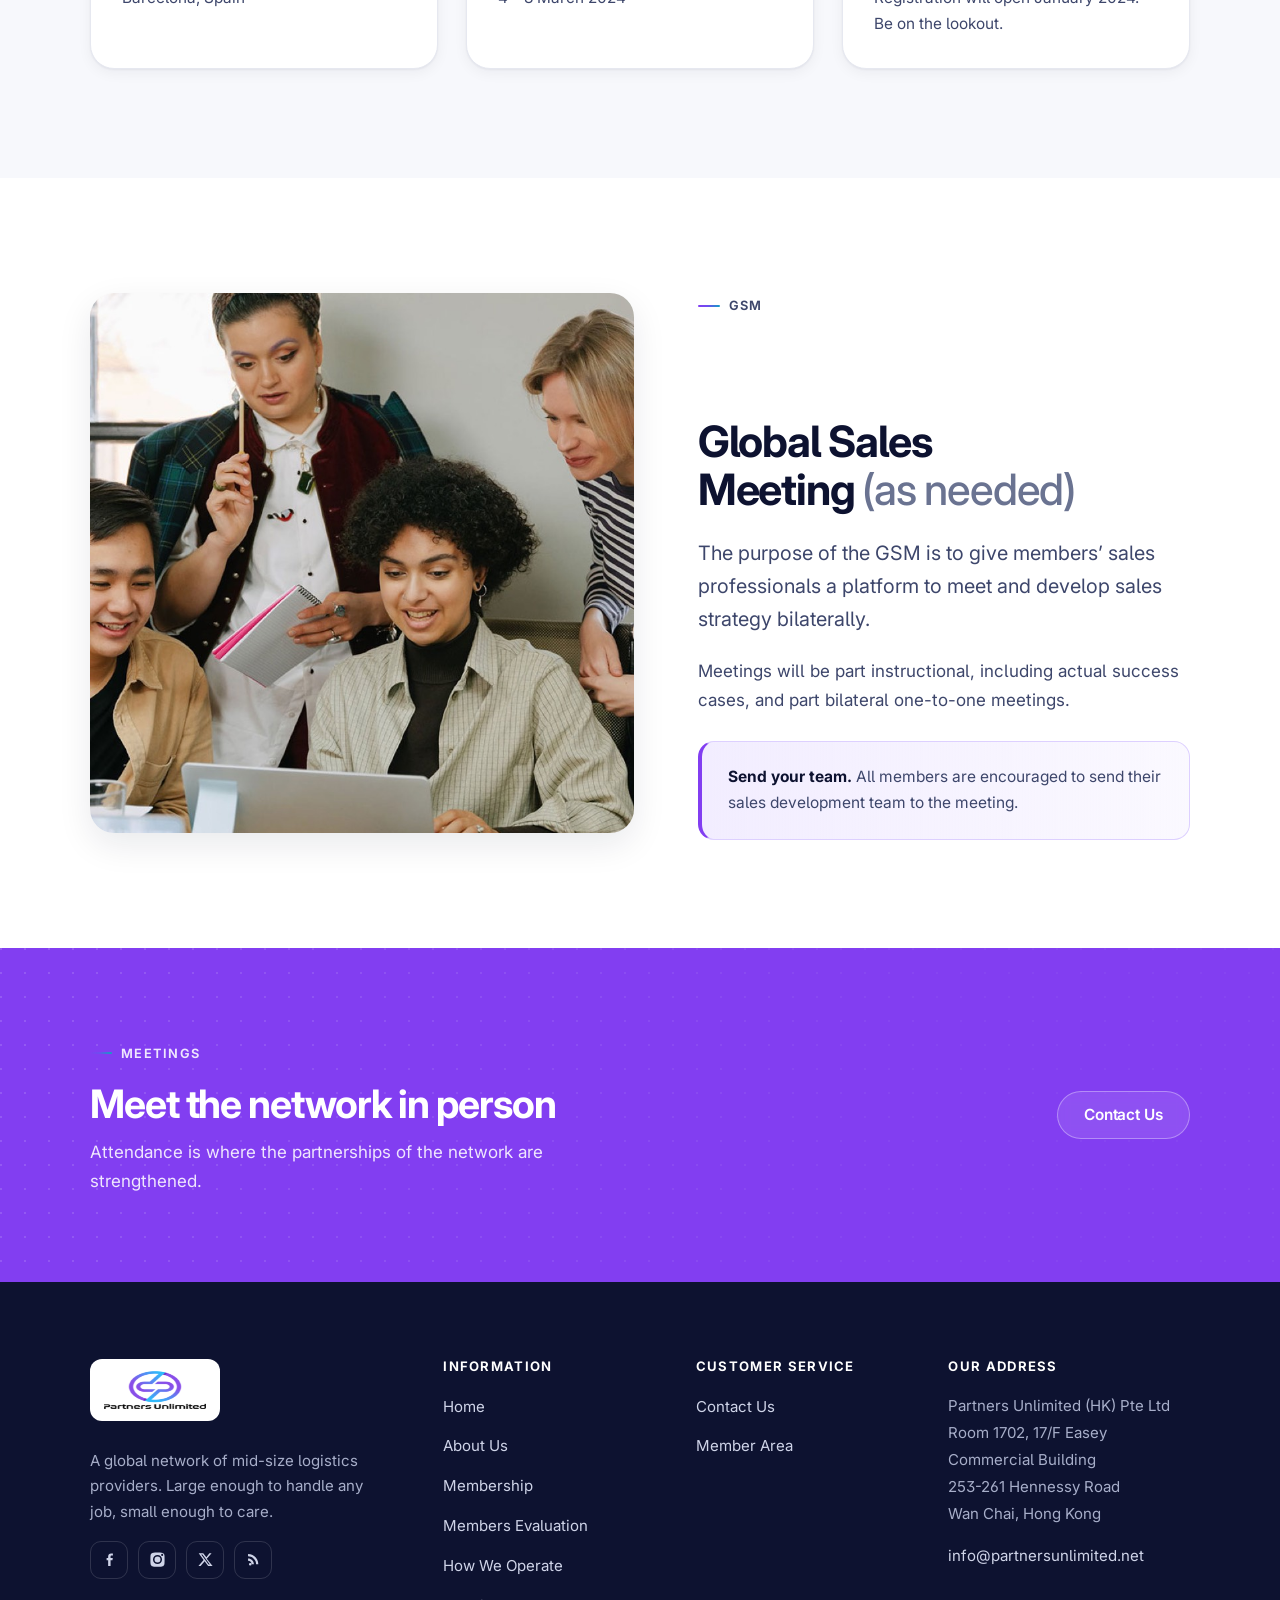
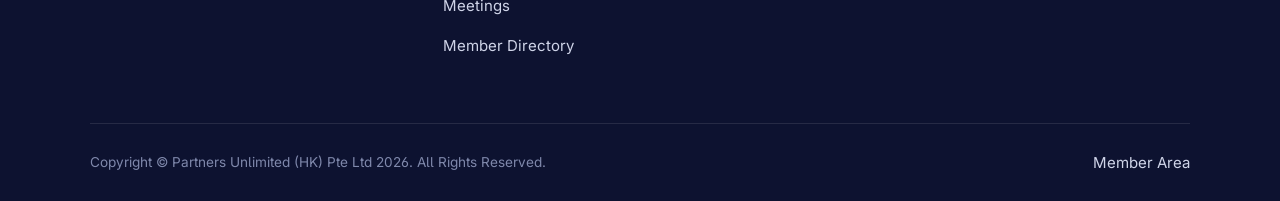
<file: meetings.html>
<!DOCTYPE html>
<html lang="en">
<head>
<meta charset="utf-8">
<meta name="viewport" content="width=device-width, initial-scale=1">
<title>Meetings — Partners Unlimited (HK) Pte Ltd</title>
<meta name="description" content="Annual General Meetings, bilateral meetings and Global Sales Meetings across the Partners Unlimited network.">
<link rel="icon" href="assets/img/favicon.png" sizes=64x64 type=image/png>
<link rel="preconnect" href="https://fonts.googleapis.com">
<link rel="preconnect" href="https://fonts.gstatic.com" crossorigin>
<link href="https://fonts.googleapis.com/css2?family=Inter:wght@400;450;500;600;700;800&display=swap" rel="stylesheet">
<link rel="stylesheet" href="assets/css/style.css">
<script>document.documentElement.classList.add('js');</script>
</head>
<body>

<header class="site-header">
  <div class="container nav">
    <a class="brand" href="index.html" aria-label="Partners Unlimited — home">
      <img src="assets/img/logo.png" width="300" height="188" alt="Partners Unlimited">
    </a>
    <nav class="nav__list" aria-label="Main">
      <a href="index.html">Home</a>
      <a href="about.html">About Us</a>
      <a href="membership.html">Membership</a>
      <a href="members-evaluation.html">Members Evaluation</a>
      <a href="how-we-operate.html">How We Operate</a>
      <a href="meetings.html" class="is-active">Meetings</a>
      <a href="directory.html">Directory</a>
      <a href="contact.html">Contact Us</a>
    </nav>
    <div class="nav__cta">
      <a class="btn btn--ghost btn--sm" href="portal.html">Member Area</a>
      <a class="btn btn--primary btn--sm" href="membership.html">Join Us</a>
      <button class="nav__toggle" type="button" aria-label="Menu" aria-expanded="false" aria-controls="mobile-nav"><span></span></button>
    </div>
  </div>
  <div class="mobile-nav" id="mobile-nav">
    <a href="index.html">Home</a>
    <a href="about.html">About Us</a>
    <a href="membership.html">Membership</a>
    <a href="members-evaluation.html">Members Evaluation</a>
    <a href="how-we-operate.html">How We Operate</a>
    <a href="meetings.html">Meetings</a>
    <a href="directory.html">Directory</a>
    <a href="contact.html">Contact Us</a>
    <a href="portal.html">Member Area</a>
    <a class="btn btn--primary" href="membership.html">Join Us</a>
  </div>
</header>

<main>

  <section class="page-banner">
    <img class="page-banner__img" src="assets/img/banner-meetings.jpg" width="1900" height="600" alt="">
    <div class="container">
      <p class="crumbs"><a href="index.html">Home</a><span>Meetings</span></p>
      <h1>Meetings</h1>
      <p>Meetings are where the relationships that make the network work are built and maintained.</p>
    </div>
  </section>

  <section class="section">
    <div class="container split">
      <div class="prose">
        <p class="eyebrow">AGM</p>
        <h2>Annual General Meeting</h2>
        <p class="lead">The purpose of the AGM is to determine major issues, and all senior management members are invited to attend.</p>
        <p>The meeting also aims at enrichment of the relationship among senior managers of the network members. Bilateral meetings will be presented among members.</p>
      </div>
      <div class="stack-lg">
        <div class="card reveal">
          <span class="card__icon"><svg viewBox="0 0 24 24" fill="none" stroke="currentColor" stroke-width="1.7" stroke-linecap="round" stroke-linejoin="round"><circle cx="9" cy="8" r="3.2"/><path d="M2.8 20a6.2 6.2 0 0 1 12.4 0"/><path d="M16.2 5.2a3.2 3.2 0 0 1 0 5.9M18 20a6 6 0 0 0-2.1-4.4"/></svg></span>
          <h3>Attendance requirement</h3>
          <p>Members are encouraged to attend every meeting. Attendance is mandatory once every 2 years. Failure to attend consecutive meetings without good cause may be ground for termination of membership.</p>
        </div>
        <div class="card reveal">
          <span class="card__icon"><svg viewBox="0 0 24 24" fill="none" stroke="currentColor" stroke-width="1.7" stroke-linecap="round" stroke-linejoin="round"><path d="M2.8 9.6l4-4.2 3.6 1.4 3.6-1.4 4 4.2"/><path d="M6.8 5.4l-3 5.4 4.6 5 2.2-1.8 2.6 2.2 3.4-2.6 2.6-2.8-3-5.4"/><path d="M10.4 6.8l1.6 1.4"/></svg></span>
          <h3>Meeting packages</h3>
          <p>Meeting packages are all-inclusive, except travelling cost.</p>
        </div>
      </div>
    </div>
  </section>

  <section class="section section--alt">
    <div class="container">
      <div class="section-head">
        <p class="eyebrow">Latest edition</p>
        <h2>AGM 2024</h2>
      </div>
      <div class="grid grid-3" style="margin-top:44px">
        <article class="card reveal">
          <span class="card__icon"><svg viewBox="0 0 24 24" fill="none" stroke="currentColor" stroke-width="1.7" stroke-linecap="round" stroke-linejoin="round"><path d="M12 21.4s7-6.1 7-11a7 7 0 1 0-14 0c0 4.9 7 11 7 11z"/><circle cx="12" cy="10.2" r="2.6"/></svg></span>
          <h3>Venue</h3>
          <p>Barcelona, Spain</p>
        </article>
        <article class="card reveal">
          <span class="card__icon"><svg viewBox="0 0 24 24" fill="none" stroke="currentColor" stroke-width="1.7" stroke-linecap="round" stroke-linejoin="round"><rect x="3.4" y="5.2" width="17.2" height="16" rx="2"/><path d="M3.4 10h17.2M8.4 3v4.2M15.6 3v4.2"/></svg></span>
          <h3>Date</h3>
          <p>4 – 8 March 2024</p>
        </article>
        <article class="card reveal">
          <span class="card__icon"><svg viewBox="0 0 24 24" fill="none" stroke="currentColor" stroke-width="1.7" stroke-linecap="round" stroke-linejoin="round"><path d="M14 2.8H6.8a1.8 1.8 0 0 0-1.8 1.8v14.8a1.8 1.8 0 0 0 1.8 1.8h10.4a1.8 1.8 0 0 0 1.8-1.8V7.6z"/><path d="M14 2.8v4.8h4.8M8.8 13h6.4M8.8 16.6h6.4"/></svg></span>
          <h3>Registration</h3>
          <p>Registration will open January 2024. Be on the lookout.</p>
        </article>
      </div>
    </div>
  </section>

  <section class="section">
    <div class="container split">
      <div class="figure-frame">
        <img src="assets/img/side-meetings.jpg" width="700" height="1050" alt="Sales professionals in a bilateral meeting">
      </div>
      <div class="prose">
        <p class="eyebrow">GSM</p>
        <h2>Global Sales Meeting <span class="muted" style="font-weight:500">(as needed)</span></h2>
        <p class="lead">The purpose of the GSM is to give members’ sales professionals a platform to meet and develop sales strategy bilaterally.</p>
        <p>Meetings will be part instructional, including actual success cases, and part bilateral one-to-one meetings.</p>
        <div class="callout" style="margin-top:26px">
          <strong>Send your team.</strong> All members are encouraged to send their sales development team to the meeting.
        </div>
      </div>
    </div>
  </section>

  <section class="cta-band">
    <div class="container cta-band__inner">
      <div>
        <p class="eyebrow eyebrow--light">Meetings</p>
        <h2>Meet the network in person</h2>
        <p>Attendance is where the partnerships of the network are strengthened.</p>
      </div>
      <div style="flex:0 1 auto"><a class="btn btn--light" href="contact.html">Contact Us</a></div>
    </div>
  </section>

</main>

<footer class="site-footer">
  <div class="container">
    <div class="footer-grid">
      <div class="footer-brand">
        <a class="brand" href="index.html"><img src="assets/img/logo.png" width="300" height="188" alt="Partners Unlimited"></a>
        <p>A global network of mid-size logistics providers. Large enough to handle any job, small enough to care.</p>
        <div class="social">
          <a href="#" aria-label="Facebook"><svg viewBox="0 0 24 24"><path d="M13.5 21v-8h2.7l.4-3.1h-3.1V7.9c0-.9.3-1.5 1.6-1.5h1.7V3.6c-.3 0-1.3-.1-2.5-.1-2.5 0-4.2 1.5-4.2 4.3v2.1H7.9V13h2.2v8z"/></svg></a>
          <a href="#" aria-label="Instagram"><svg viewBox="0 0 24 24"><path d="M12 2.2c3.2 0 3.6 0 4.9.1 1.2.1 1.8.2 2.2.4.6.2 1 .5 1.4 1 .5.4.8.8 1 1.4.2.4.4 1 .4 2.2.1 1.3.1 1.7.1 4.9s0 3.6-.1 4.9c0 1.2-.2 1.8-.4 2.2-.2.6-.5 1-1 1.4-.4.5-.8.8-1.4 1-.4.2-1 .4-2.2.4-1.3.1-1.7.1-4.9.1s-3.6 0-4.9-.1c-1.2 0-1.8-.2-2.2-.4-.6-.2-1-.5-1.4-1-.5-.4-.8-.8-1-1.4-.2-.4-.4-1-.4-2.2-.1-1.3-.1-1.7-.1-4.9s0-3.6.1-4.9c0-1.2.2-1.8.4-2.2.2-.6.5-1 1-1.4.4-.5.8-.8 1.4-1 .4-.2 1-.4 2.2-.4 1.3-.1 1.7-.1 4.9-.1zm0 3.4a6.4 6.4 0 1 0 0 12.8 6.4 6.4 0 0 0 0-12.8zm0 2.2a4.2 4.2 0 1 1 0 8.4 4.2 4.2 0 0 1 0-8.4zm6.6-3.8a1.5 1.5 0 1 0 0 3 1.5 1.5 0 0 0 0-3z"/></svg></a>
          <a href="#" aria-label="X"><svg viewBox="0 0 24 24"><path d="M17.5 3h3.1l-6.8 7.8L22 21h-6.3l-4.9-6.4L5.1 21H2l7.3-8.3L2.4 3h6.4l4.4 5.9zm-1.1 16.1h1.7L7.7 4.8H5.9z"/></svg></a>
          <a href="#" aria-label="RSS"><svg viewBox="0 0 24 24"><path d="M4.3 4.3v3.1c6.3 0 11.4 5.1 11.4 11.4h3.1c0-8-6.5-14.5-14.5-14.5zm0 6.2v3.1c2.9 0 5.2 2.3 5.2 5.2h3.1c0-4.6-3.7-8.3-8.3-8.3zM5.6 18.6a1.8 1.8 0 1 1 3.6 0 1.8 1.8 0 0 1-3.6 0z"/></svg></a>
        </div>
      </div>
      <div class="footer-col">
        <h4>Information</h4>
        <ul>
          <li><a href="index.html">Home</a></li>
          <li><a href="about.html">About Us</a></li>
          <li><a href="membership.html">Membership</a></li>
          <li><a href="members-evaluation.html">Members Evaluation</a></li>
          <li><a href="how-we-operate.html">How We Operate</a></li>
          <li><a href="meetings.html">Meetings</a></li>
          <li><a href="directory.html">Member Directory</a></li>
        </ul>
      </div>
      <div class="footer-col">
        <h4>Customer Service</h4>
        <ul>
          <li><a href="contact.html">Contact Us</a></li>
          <li><a href="portal.html">Member Area</a></li>
        </ul>
      </div>
      <div class="footer-col">
        <h4>Our Address</h4>
        <address class="footer-address">
          Partners Unlimited (HK) Pte Ltd<br>
          Room 1702, 17/F Easey Commercial Building<br>
          253-261 Hennessy Road<br>
          Wan Chai, Hong Kong
        </address>
        <p style="margin-top:14px"><a href="mailto:info@partnersunlimited.net">info@partnersunlimited.net</a></p>
      </div>
    </div>
    <div class="footer-bottom">
      <div class="footer-bottom__inner">
        <p>Copyright © Partners Unlimited (HK) Pte Ltd 2026. All Rights Reserved.</p>
        <p><a href="portal.html">Member Area</a></p>
      </div>
    </div>
  </div>
</footer>

<script src="assets/js/main.js"></script>
</body>
</html>
</file>
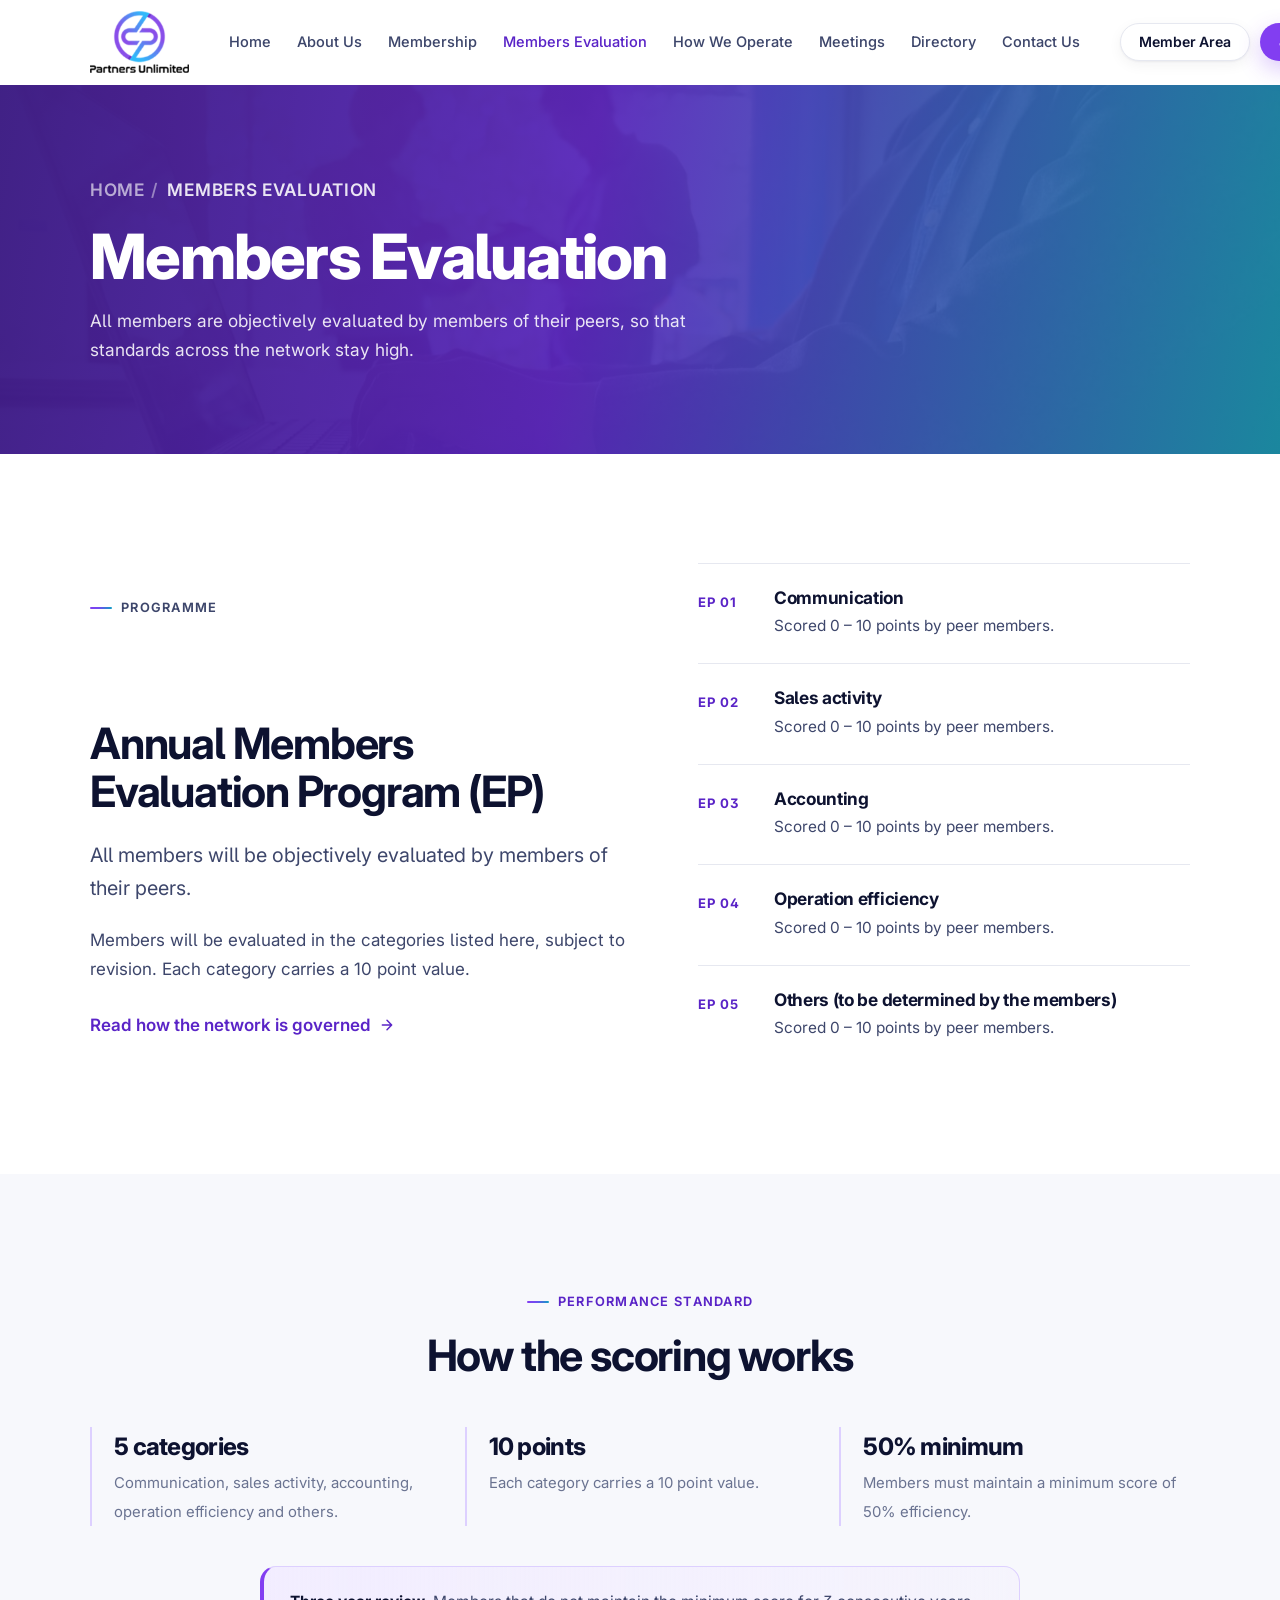
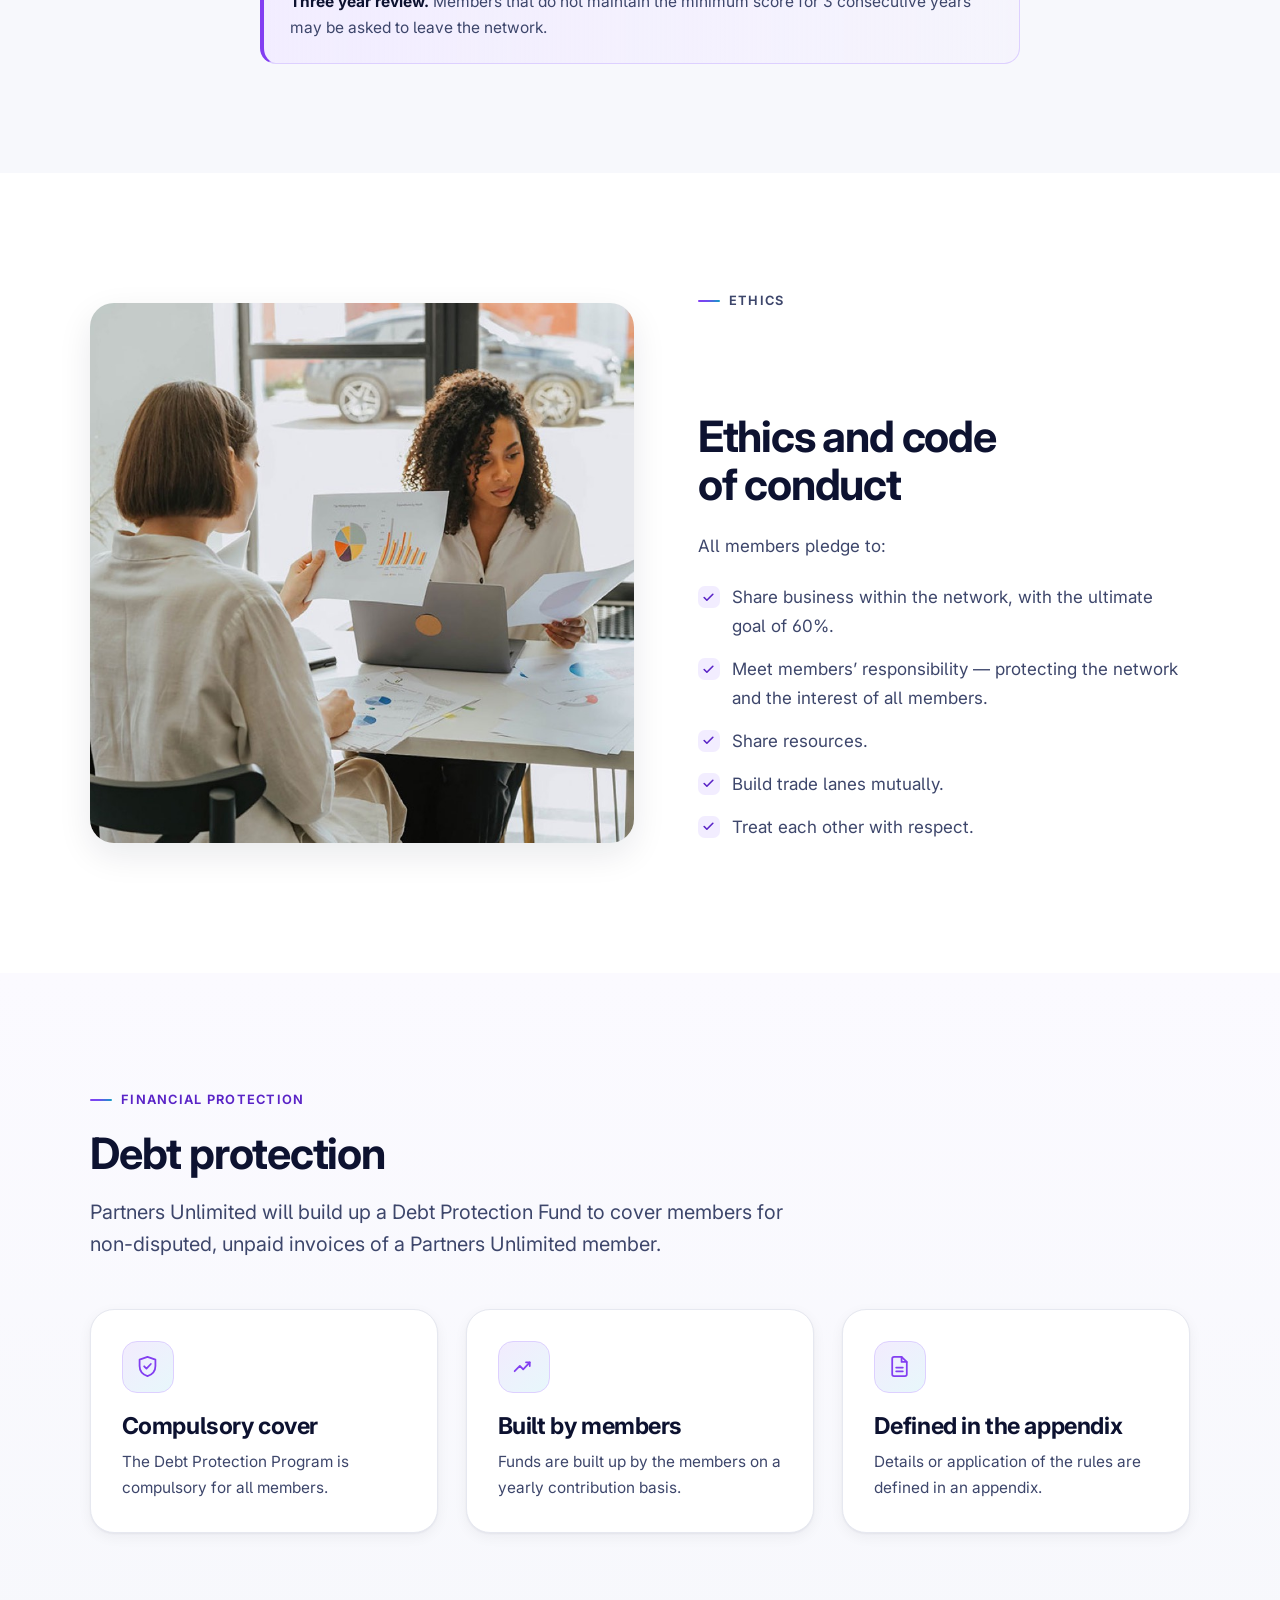
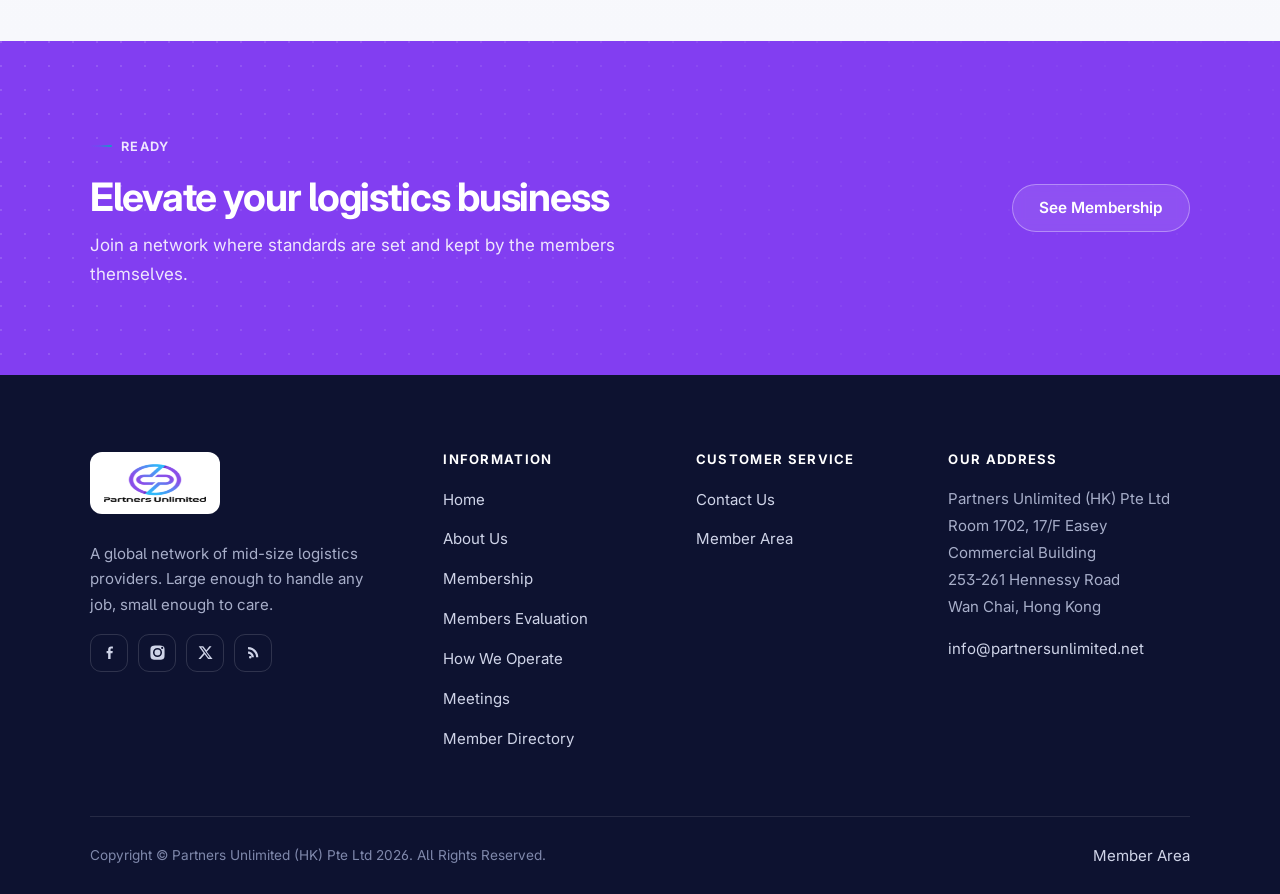
<file: members-evaluation.html>
<!DOCTYPE html>
<html lang="en">
<head>
<meta charset="utf-8">
<meta name="viewport" content="width=device-width, initial-scale=1">
<title>Members Evaluation — Partners Unlimited (HK) Pte Ltd</title>
<meta name="description" content="The annual members evaluation programme, ethics and code of conduct, and the Debt Protection Fund.">
<link rel="icon" href="assets/img/favicon.png" sizes=64x64 type=image/png>
<link rel="preconnect" href="https://fonts.googleapis.com">
<link rel="preconnect" href="https://fonts.gstatic.com" crossorigin>
<link href="https://fonts.googleapis.com/css2?family=Inter:wght@400;450;500;600;700;800&display=swap" rel="stylesheet">
<link rel="stylesheet" href="assets/css/style.css">
<script>document.documentElement.classList.add('js');</script>
</head>
<body>

<header class="site-header">
  <div class="container nav">
    <a class="brand" href="index.html" aria-label="Partners Unlimited — home">
      <img src="assets/img/logo.png" width="300" height="188" alt="Partners Unlimited">
    </a>
    <nav class="nav__list" aria-label="Main">
      <a href="index.html">Home</a>
      <a href="about.html">About Us</a>
      <a href="membership.html">Membership</a>
      <a href="members-evaluation.html" class="is-active">Members Evaluation</a>
      <a href="how-we-operate.html">How We Operate</a>
      <a href="meetings.html">Meetings</a>
      <a href="directory.html">Directory</a>
      <a href="contact.html">Contact Us</a>
    </nav>
    <div class="nav__cta">
      <a class="btn btn--ghost btn--sm" href="portal.html">Member Area</a>
      <a class="btn btn--primary btn--sm" href="membership.html">Join Us</a>
      <button class="nav__toggle" type="button" aria-label="Menu" aria-expanded="false" aria-controls="mobile-nav"><span></span></button>
    </div>
  </div>
  <div class="mobile-nav" id="mobile-nav">
    <a href="index.html">Home</a>
    <a href="about.html">About Us</a>
    <a href="membership.html">Membership</a>
    <a href="members-evaluation.html">Members Evaluation</a>
    <a href="how-we-operate.html">How We Operate</a>
    <a href="meetings.html">Meetings</a>
    <a href="directory.html">Directory</a>
    <a href="contact.html">Contact Us</a>
    <a href="portal.html">Member Area</a>
    <a class="btn btn--primary" href="membership.html">Join Us</a>
  </div>
</header>

<main>

  <section class="page-banner">
    <img class="page-banner__img" src="assets/img/banner-evaluation.jpg" width="1900" height="600" alt="">
    <div class="container">
      <p class="crumbs"><a href="index.html">Home</a><span>Members Evaluation</span></p>
      <h1>Members Evaluation</h1>
      <p>All members are objectively evaluated by members of their peers, so that standards across the network stay high.</p>
    </div>
  </section>

  <section class="section">
    <div class="container split">
      <div class="prose">
        <p class="eyebrow">Programme</p>
        <h2>Annual Members Evaluation Program (EP)</h2>
        <p class="lead">All members will be objectively evaluated by members of their peers.</p>
        <p>Members will be evaluated in the categories listed here, subject to revision. Each category carries a 10 point value.</p>
        <a class="link-arrow" href="how-we-operate.html" style="margin-top:8px">Read how the network is governed <svg width="16" height="16" viewBox="0 0 24 24" fill="none" stroke="currentColor" stroke-width="2.2" stroke-linecap="round" stroke-linejoin="round"><path d="M5 12h13M12 5l7 7-7 7"/></svg></a>
      </div>
      <div>
        <div class="row-list">
          <div class="row-list__item reveal"><span class="row-list__n">EP 01</span><div><h3>Communication</h3><p>Scored 0 – 10 points by peer members.</p></div></div>
          <div class="row-list__item reveal"><span class="row-list__n">EP 02</span><div><h3>Sales activity</h3><p>Scored 0 – 10 points by peer members.</p></div></div>
          <div class="row-list__item reveal"><span class="row-list__n">EP 03</span><div><h3>Accounting</h3><p>Scored 0 – 10 points by peer members.</p></div></div>
          <div class="row-list__item reveal"><span class="row-list__n">EP 04</span><div><h3>Operation efficiency</h3><p>Scored 0 – 10 points by peer members.</p></div></div>
          <div class="row-list__item reveal"><span class="row-list__n">EP 05</span><div><h3>Others (to be determined by the members)</h3><p>Scored 0 – 10 points by peer members.</p></div></div>
        </div>
      </div>
    </div>
  </section>

  <section class="section section--alt">
    <div class="container">
      <div class="section-head section-head--center">
        <p class="eyebrow">Performance standard</p>
        <h2>How the scoring works</h2>
      </div>
      <div class="stat-strip" style="margin-top:48px">
        <div class="stat reveal"><span class="stat__k">5 categories</span><span class="stat__v">Communication, sales activity, accounting, operation efficiency and others.</span></div>
        <div class="stat reveal"><span class="stat__k">10 points</span><span class="stat__v">Each category carries a 10 point value.</span></div>
        <div class="stat reveal"><span class="stat__k">50% minimum</span><span class="stat__v">Members must maintain a minimum score of 50% efficiency.</span></div>
      </div>
      <div class="callout" style="margin-top:40px;max-width:760px;margin-inline:auto">
        <strong>Three year review.</strong> Members that do not maintain the minimum score for 3 consecutive years may be asked to leave the network.
      </div>
    </div>
  </section>

  <section class="section">
    <div class="container split">
      <div class="figure-frame">
        <img src="assets/img/side-evaluation.jpg" width="700" height="1050" alt="Members in a performance review discussion">
      </div>
      <div class="prose">
        <p class="eyebrow">Ethics</p>
        <h2>Ethics and code of conduct</h2>
        <p>All members pledge to:</p>
        <ul class="check-list" style="margin-top:22px">
          <li>Share business within the network, with the ultimate goal of 60%.</li>
          <li>Meet members’ responsibility — protecting the network and the interest of all members.</li>
          <li>Share resources.</li>
          <li>Build trade lanes mutually.</li>
          <li>Treat each other with respect.</li>
        </ul>
      </div>
    </div>
  </section>

  <section class="section section--tint">
    <div class="container">
      <div class="section-head">
        <p class="eyebrow">Financial protection</p>
        <h2>Debt protection</h2>
        <p class="lead">Partners Unlimited will build up a Debt Protection Fund to cover members for non-disputed, unpaid invoices of a Partners Unlimited member.</p>
      </div>
      <div class="grid grid-3" style="margin-top:48px">
        <article class="card reveal">
          <span class="card__icon"><svg viewBox="0 0 24 24" fill="none" stroke="currentColor" stroke-width="1.7" stroke-linecap="round" stroke-linejoin="round"><path d="M12 2.8l7.6 2.6v6c0 4.4-3.1 8.2-7.6 9.8-4.5-1.6-7.6-5.4-7.6-9.8v-6z"/><path d="M8.8 11.8l2.2 2.2 4.2-4.4"/></svg></span>
          <h3>Compulsory cover</h3>
          <p>The Debt Protection Program is compulsory for all members.</p>
        </article>
        <article class="card reveal">
          <span class="card__icon"><svg viewBox="0 0 24 24" fill="none" stroke="currentColor" stroke-width="1.7" stroke-linecap="round" stroke-linejoin="round"><path d="M3.5 16.5l5-5 3.2 3.2 6.3-6.7"/><path d="M14.4 8h3.6v3.6"/></svg></span>
          <h3>Built by members</h3>
          <p>Funds are built up by the members on a yearly contribution basis.</p>
        </article>
        <article class="card reveal">
          <span class="card__icon"><svg viewBox="0 0 24 24" fill="none" stroke="currentColor" stroke-width="1.7" stroke-linecap="round" stroke-linejoin="round"><path d="M14 2.8H6.8a1.8 1.8 0 0 0-1.8 1.8v14.8a1.8 1.8 0 0 0 1.8 1.8h10.4a1.8 1.8 0 0 0 1.8-1.8V7.6z"/><path d="M14 2.8v4.8h4.8M8.8 13h6.4M8.8 16.6h6.4"/></svg></span>
          <h3>Defined in the appendix</h3>
          <p>Details or application of the rules are defined in an appendix.</p>
        </article>
      </div>
    </div>
  </section>

  <section class="cta-band">
    <div class="container cta-band__inner">
      <div>
        <p class="eyebrow eyebrow--light">Ready</p>
        <h2>Elevate your logistics business</h2>
        <p>Join a network where standards are set and kept by the members themselves.</p>
      </div>
      <div style="flex:0 1 auto"><a class="btn btn--light" href="membership.html">See Membership</a></div>
    </div>
  </section>

</main>

<footer class="site-footer">
  <div class="container">
    <div class="footer-grid">
      <div class="footer-brand">
        <a class="brand" href="index.html"><img src="assets/img/logo.png" width="300" height="188" alt="Partners Unlimited"></a>
        <p>A global network of mid-size logistics providers. Large enough to handle any job, small enough to care.</p>
        <div class="social">
          <a href="#" aria-label="Facebook"><svg viewBox="0 0 24 24"><path d="M13.5 21v-8h2.7l.4-3.1h-3.1V7.9c0-.9.3-1.5 1.6-1.5h1.7V3.6c-.3 0-1.3-.1-2.5-.1-2.5 0-4.2 1.5-4.2 4.3v2.1H7.9V13h2.2v8z"/></svg></a>
          <a href="#" aria-label="Instagram"><svg viewBox="0 0 24 24"><path d="M12 2.2c3.2 0 3.6 0 4.9.1 1.2.1 1.8.2 2.2.4.6.2 1 .5 1.4 1 .5.4.8.8 1 1.4.2.4.4 1 .4 2.2.1 1.3.1 1.7.1 4.9s0 3.6-.1 4.9c0 1.2-.2 1.8-.4 2.2-.2.6-.5 1-1 1.4-.4.5-.8.8-1.4 1-.4.2-1 .4-2.2.4-1.3.1-1.7.1-4.9.1s-3.6 0-4.9-.1c-1.2 0-1.8-.2-2.2-.4-.6-.2-1-.5-1.4-1-.5-.4-.8-.8-1-1.4-.2-.4-.4-1-.4-2.2-.1-1.3-.1-1.7-.1-4.9s0-3.6.1-4.9c0-1.2.2-1.8.4-2.2.2-.6.5-1 1-1.4.4-.5.8-.8 1.4-1 .4-.2 1-.4 2.2-.4 1.3-.1 1.7-.1 4.9-.1zm0 3.4a6.4 6.4 0 1 0 0 12.8 6.4 6.4 0 0 0 0-12.8zm0 2.2a4.2 4.2 0 1 1 0 8.4 4.2 4.2 0 0 1 0-8.4zm6.6-3.8a1.5 1.5 0 1 0 0 3 1.5 1.5 0 0 0 0-3z"/></svg></a>
          <a href="#" aria-label="X"><svg viewBox="0 0 24 24"><path d="M17.5 3h3.1l-6.8 7.8L22 21h-6.3l-4.9-6.4L5.1 21H2l7.3-8.3L2.4 3h6.4l4.4 5.9zm-1.1 16.1h1.7L7.7 4.8H5.9z"/></svg></a>
          <a href="#" aria-label="RSS"><svg viewBox="0 0 24 24"><path d="M4.3 4.3v3.1c6.3 0 11.4 5.1 11.4 11.4h3.1c0-8-6.5-14.5-14.5-14.5zm0 6.2v3.1c2.9 0 5.2 2.3 5.2 5.2h3.1c0-4.6-3.7-8.3-8.3-8.3zM5.6 18.6a1.8 1.8 0 1 1 3.6 0 1.8 1.8 0 0 1-3.6 0z"/></svg></a>
        </div>
      </div>
      <div class="footer-col">
        <h4>Information</h4>
        <ul>
          <li><a href="index.html">Home</a></li>
          <li><a href="about.html">About Us</a></li>
          <li><a href="membership.html">Membership</a></li>
          <li><a href="members-evaluation.html">Members Evaluation</a></li>
          <li><a href="how-we-operate.html">How We Operate</a></li>
          <li><a href="meetings.html">Meetings</a></li>
          <li><a href="directory.html">Member Directory</a></li>
        </ul>
      </div>
      <div class="footer-col">
        <h4>Customer Service</h4>
        <ul>
          <li><a href="contact.html">Contact Us</a></li>
          <li><a href="portal.html">Member Area</a></li>
        </ul>
      </div>
      <div class="footer-col">
        <h4>Our Address</h4>
        <address class="footer-address">
          Partners Unlimited (HK) Pte Ltd<br>
          Room 1702, 17/F Easey Commercial Building<br>
          253-261 Hennessy Road<br>
          Wan Chai, Hong Kong
        </address>
        <p style="margin-top:14px"><a href="mailto:info@partnersunlimited.net">info@partnersunlimited.net</a></p>
      </div>
    </div>
    <div class="footer-bottom">
      <div class="footer-bottom__inner">
        <p>Copyright © Partners Unlimited (HK) Pte Ltd 2026. All Rights Reserved.</p>
        <p><a href="portal.html">Member Area</a></p>
      </div>
    </div>
  </div>
</footer>

<script src="assets/js/main.js"></script>
</body>
</html>
</file>
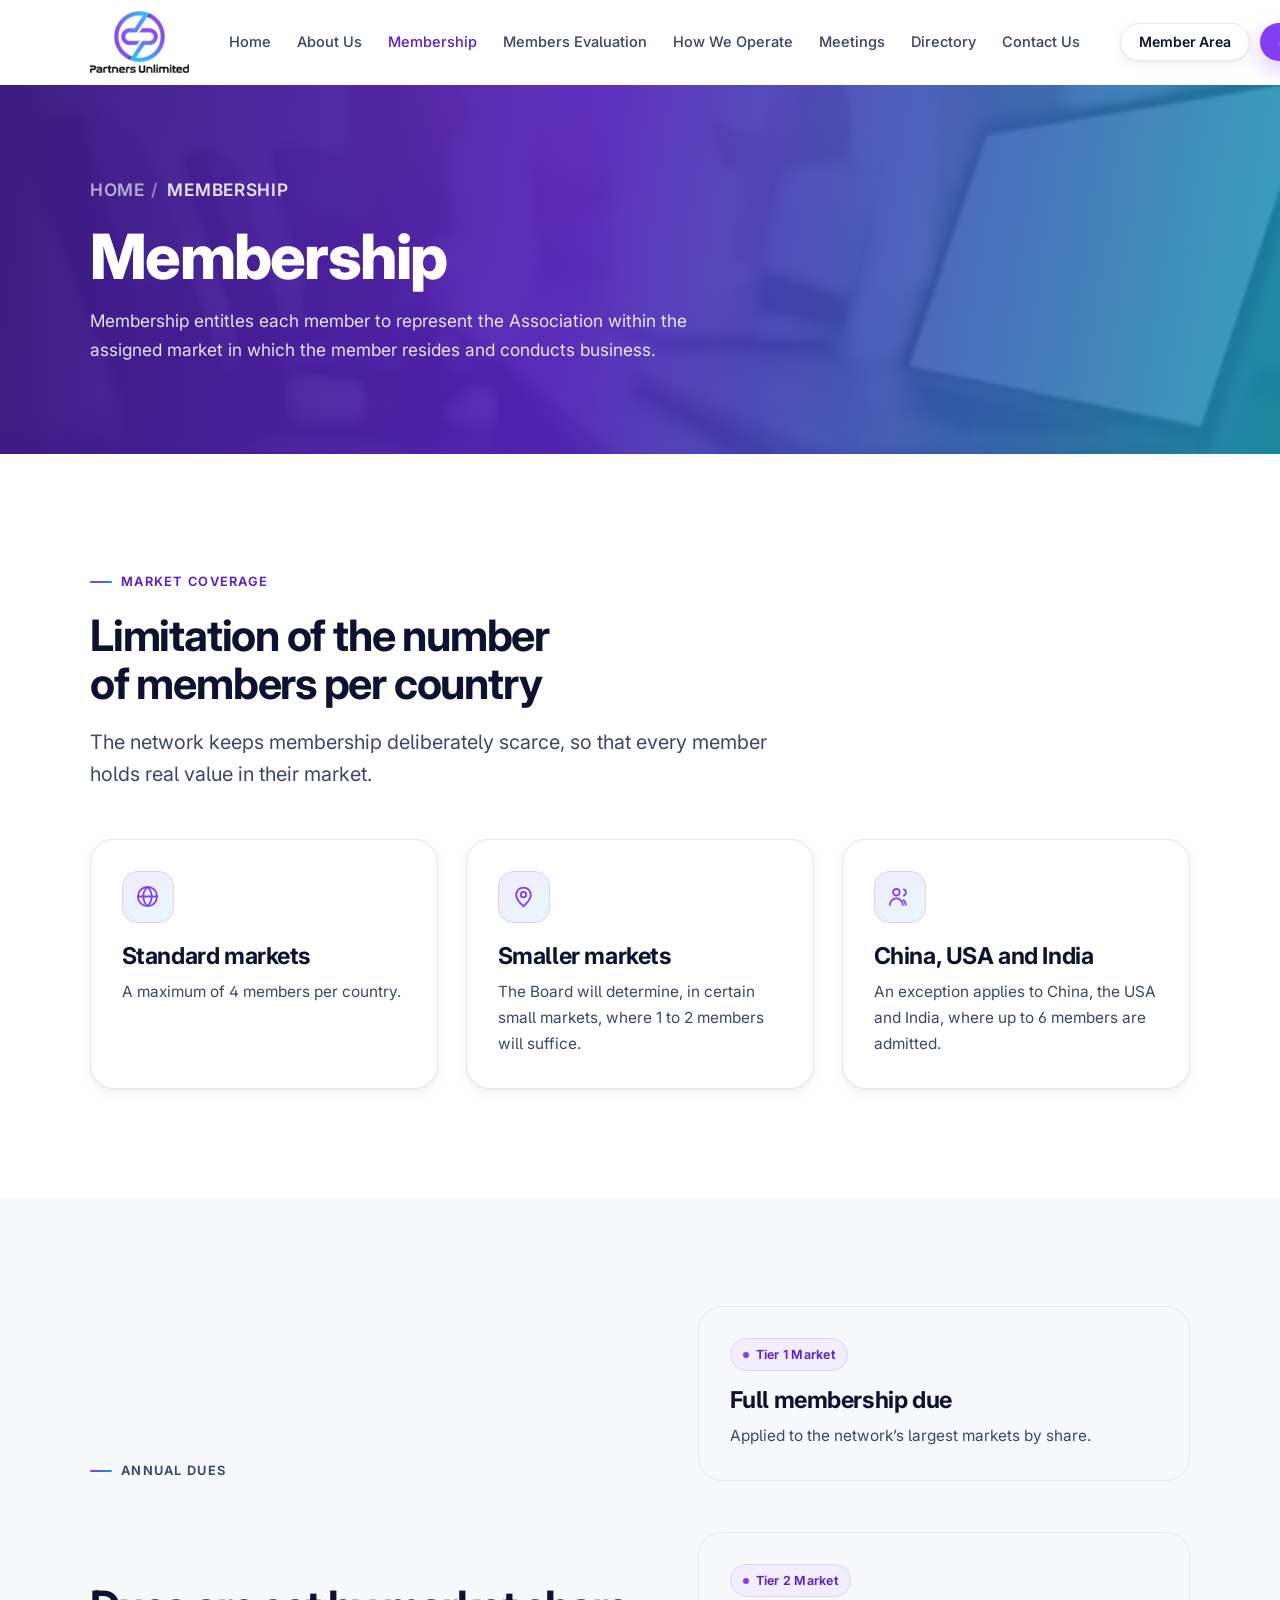
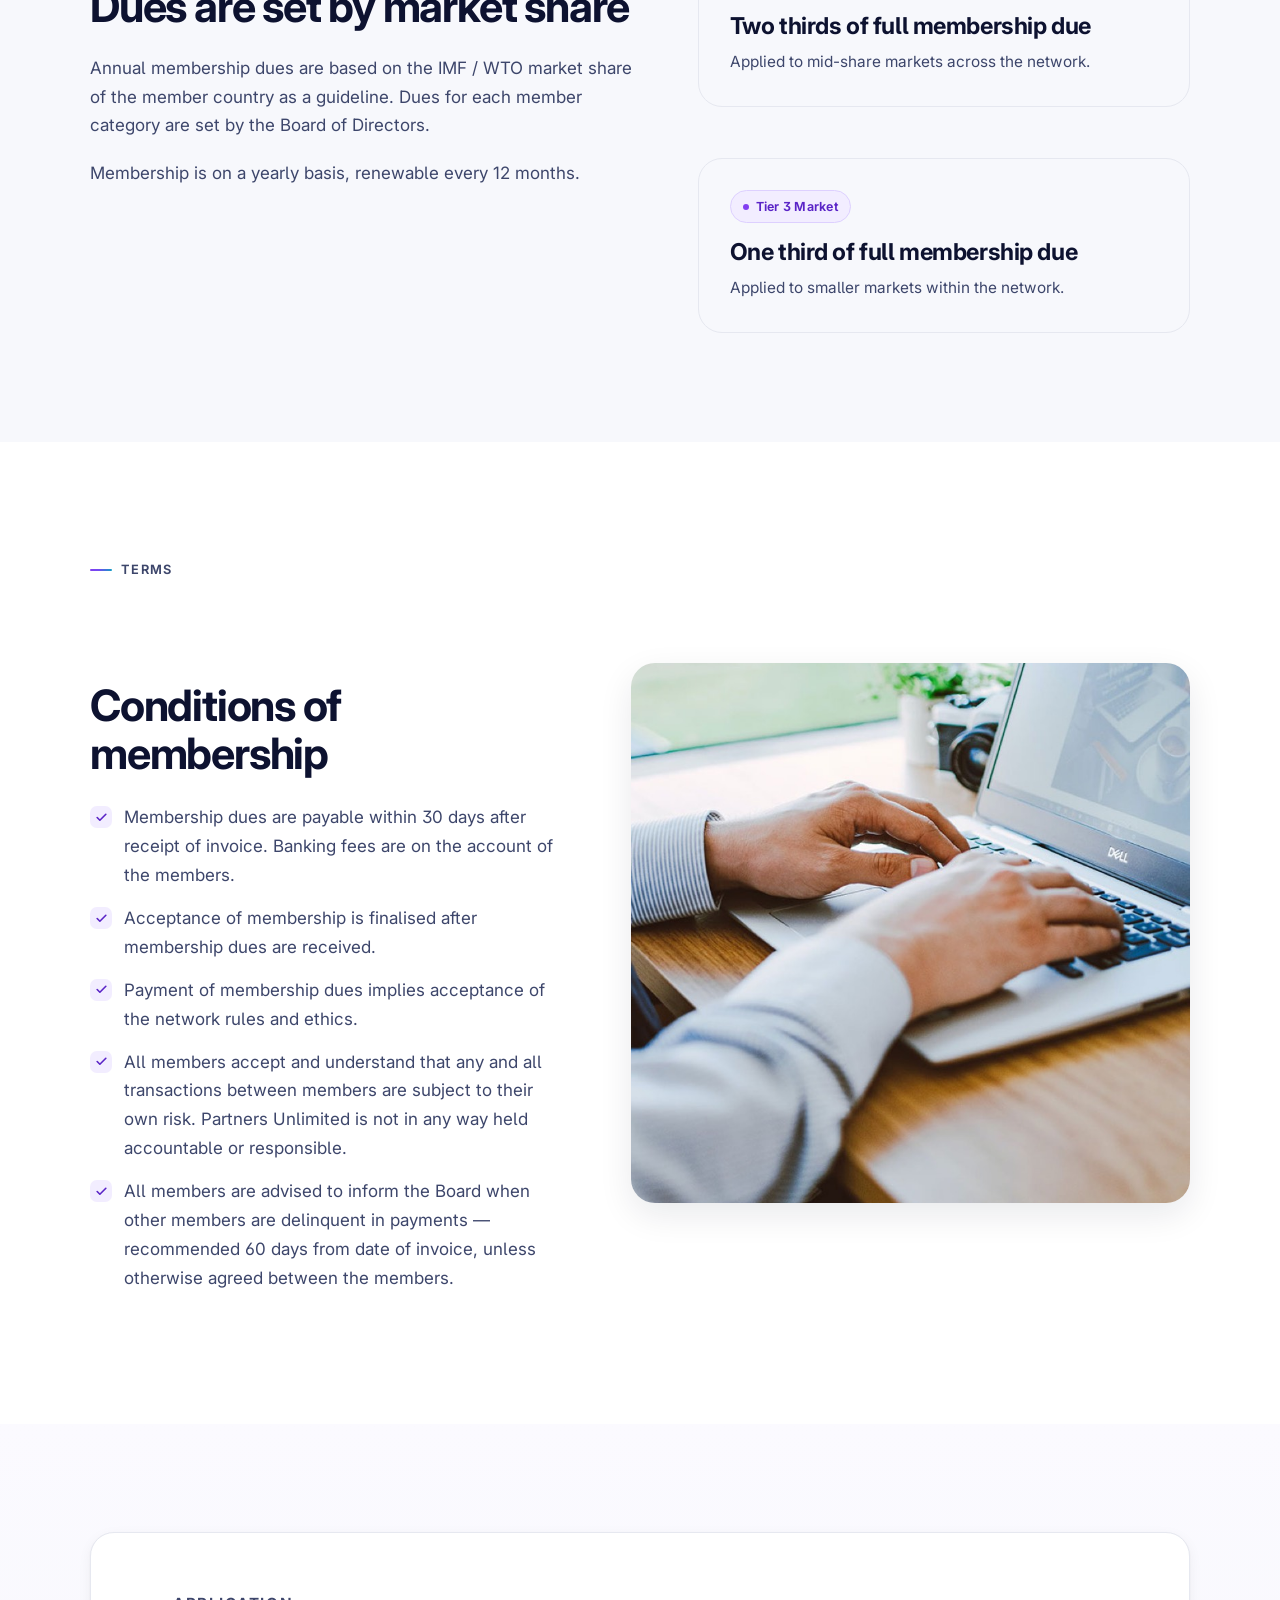
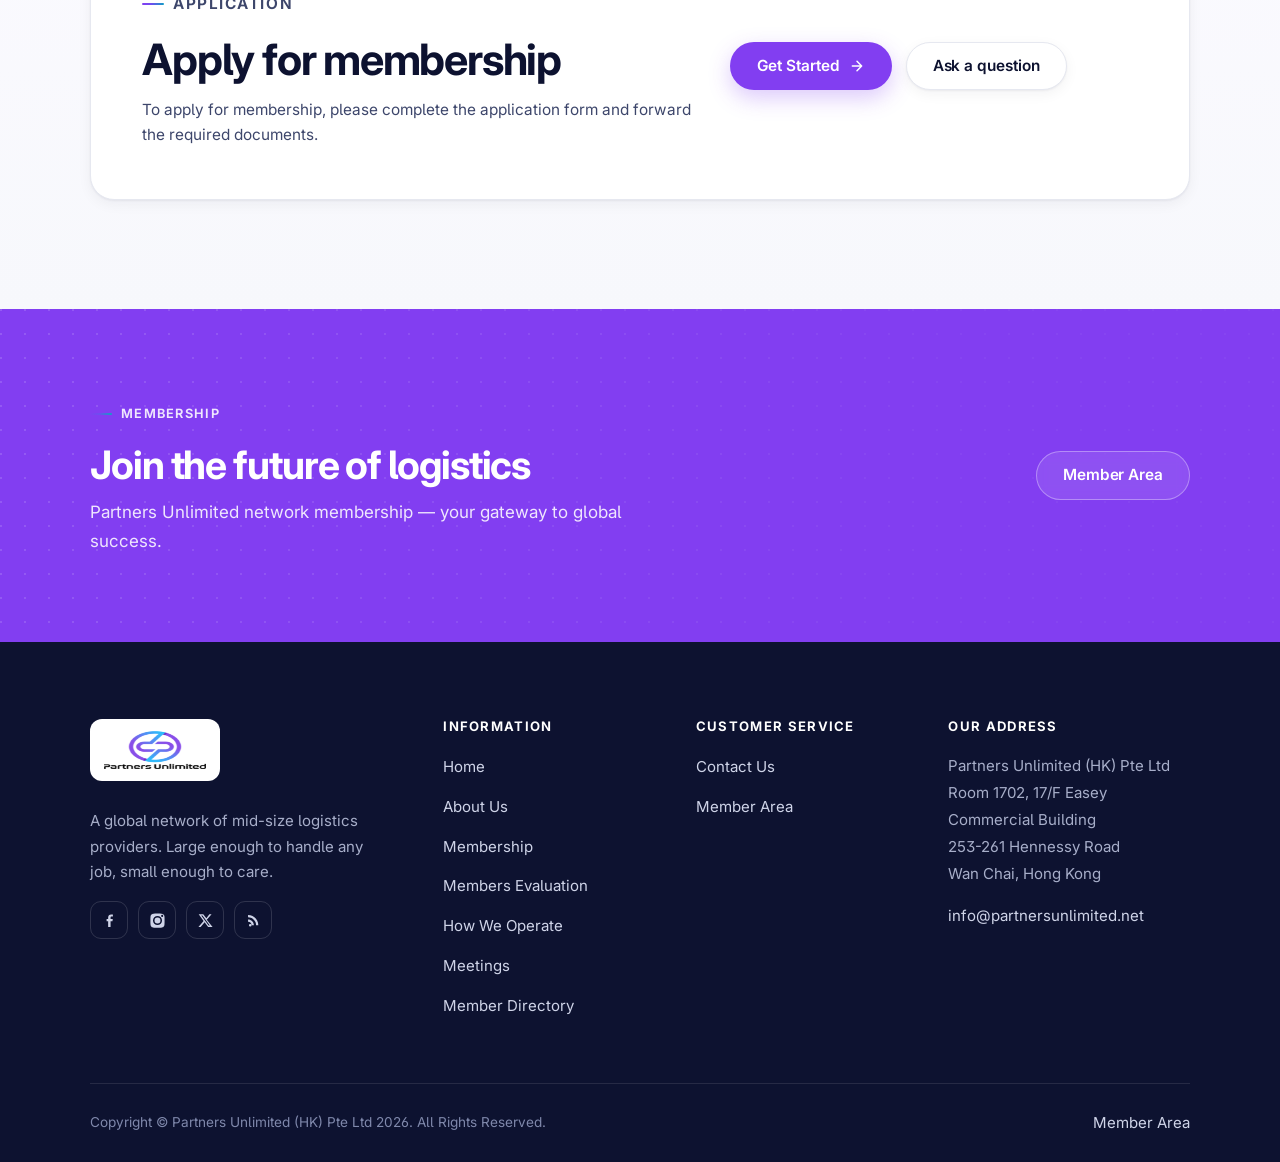
<file: membership.html>
<!DOCTYPE html>
<html lang="en">
<head>
<meta charset="utf-8">
<meta name="viewport" content="width=device-width, initial-scale=1">
<title>Membership — Partners Unlimited (HK) Pte Ltd</title>
<meta name="description" content="Membership terms, market limits and annual dues for the Partners Unlimited logistics network.">
<link rel="icon" href="assets/img/favicon.png" sizes=64x64 type=image/png>
<link rel="preconnect" href="https://fonts.googleapis.com">
<link rel="preconnect" href="https://fonts.gstatic.com" crossorigin>
<link href="https://fonts.googleapis.com/css2?family=Inter:wght@400;450;500;600;700;800&display=swap" rel="stylesheet">
<link rel="stylesheet" href="assets/css/style.css">
<script>document.documentElement.classList.add('js');</script>
</head>
<body>

<header class="site-header">
  <div class="container nav">
    <a class="brand" href="index.html" aria-label="Partners Unlimited — home">
      <img src="assets/img/logo.png" width="300" height="188" alt="Partners Unlimited">
    </a>
    <nav class="nav__list" aria-label="Main">
      <a href="index.html">Home</a>
      <a href="about.html">About Us</a>
      <a href="membership.html" class="is-active">Membership</a>
      <a href="members-evaluation.html">Members Evaluation</a>
      <a href="how-we-operate.html">How We Operate</a>
      <a href="meetings.html">Meetings</a>
      <a href="directory.html">Directory</a>
      <a href="contact.html">Contact Us</a>
    </nav>
    <div class="nav__cta">
      <a class="btn btn--ghost btn--sm" href="portal.html">Member Area</a>
      <a class="btn btn--primary btn--sm" href="membership.html">Join Us</a>
      <button class="nav__toggle" type="button" aria-label="Menu" aria-expanded="false" aria-controls="mobile-nav"><span></span></button>
    </div>
  </div>
  <div class="mobile-nav" id="mobile-nav">
    <a href="index.html">Home</a>
    <a href="about.html">About Us</a>
    <a href="membership.html">Membership</a>
    <a href="members-evaluation.html">Members Evaluation</a>
    <a href="how-we-operate.html">How We Operate</a>
    <a href="meetings.html">Meetings</a>
    <a href="directory.html">Directory</a>
    <a href="contact.html">Contact Us</a>
    <a href="portal.html">Member Area</a>
    <a class="btn btn--primary" href="membership.html">Join Us</a>
  </div>
</header>

<main>

  <section class="page-banner">
    <img class="page-banner__img" src="assets/img/banner-membership.jpg" width="1900" height="600" alt="">
    <div class="container">
      <p class="crumbs"><a href="index.html">Home</a><span>Membership</span></p>
      <h1>Membership</h1>
      <p>Membership entitles each member to represent the Association within the assigned market in which the member resides and conducts business.</p>
    </div>
  </section>

  <section class="section">
    <div class="container">
      <div class="section-head">
        <p class="eyebrow">Market coverage</p>
        <h2>Limitation of the number of members per country</h2>
        <p class="lead">The network keeps membership deliberately scarce, so that every member holds real value in their market.</p>
      </div>
      <div class="grid grid-3" style="margin-top:48px">
        <article class="card reveal">
          <span class="card__icon"><svg viewBox="0 0 24 24" fill="none" stroke="currentColor" stroke-width="1.7" stroke-linecap="round" stroke-linejoin="round"><circle cx="12" cy="12" r="9.2"/><path d="M2.8 12h18.4M12 2.8c2.6 2.4 4 5.7 4 9.2s-1.4 6.8-4 9.2c-2.6-2.4-4-5.7-4-9.2s1.4-6.8 4-9.2z"/></svg></span>
          <h3>Standard markets</h3>
          <p>A maximum of 4 members per country.</p>
        </article>
        <article class="card reveal">
          <span class="card__icon"><svg viewBox="0 0 24 24" fill="none" stroke="currentColor" stroke-width="1.7" stroke-linecap="round" stroke-linejoin="round"><path d="M12 21.4s7-6.1 7-11a7 7 0 1 0-14 0c0 4.9 7 11 7 11z"/><circle cx="12" cy="10.2" r="2.6"/></svg></span>
          <h3>Smaller markets</h3>
          <p>The Board will determine, in certain small markets, where 1 to 2 members will suffice.</p>
        </article>
        <article class="card reveal">
          <span class="card__icon"><svg viewBox="0 0 24 24" fill="none" stroke="currentColor" stroke-width="1.7" stroke-linecap="round" stroke-linejoin="round"><circle cx="9" cy="8" r="3.2"/><path d="M2.8 20a6.2 6.2 0 0 1 12.4 0"/><path d="M16.2 5.2a3.2 3.2 0 0 1 0 5.9M18 20a6 6 0 0 0-2.1-4.4"/></svg></span>
          <h3>China, USA and India</h3>
          <p>An exception applies to China, the USA and India, where up to 6 members are admitted.</p>
        </article>
      </div>
    </div>
  </section>

  <section class="section section--alt">
    <div class="container split">
      <div class="prose">
        <p class="eyebrow">Annual dues</p>
        <h2>Dues are set by market share</h2>
        <p>Annual membership dues are based on the IMF / WTO market share of the member country as a guideline. Dues for each member category are set by the Board of Directors.</p>
        <p>Membership is on a yearly basis, renewable every 12 months.</p>
      </div>
      <div class="stack-lg">
        <div class="card card--flat reveal">
          <span class="badge">Tier 1 Market</span>
          <h3 style="margin-top:16px">Full membership due</h3>
          <p>Applied to the network’s largest markets by share.</p>
        </div>
        <div class="card card--flat reveal">
          <span class="badge">Tier 2 Market</span>
          <h3 style="margin-top:16px">Two thirds of full membership due</h3>
          <p>Applied to mid-share markets across the network.</p>
        </div>
        <div class="card card--flat reveal">
          <span class="badge">Tier 3 Market</span>
          <h3 style="margin-top:16px">One third of full membership due</h3>
          <p>Applied to smaller markets within the network.</p>
        </div>
      </div>
    </div>
  </section>

  <section class="section">
    <div class="container split--text-first split">
      <div class="prose">
        <p class="eyebrow">Terms</p>
        <h2>Conditions of membership</h2>
        <ul class="check-list" style="margin-top:26px">
          <li>Membership dues are payable within 30 days after receipt of invoice. Banking fees are on the account of the members.</li>
          <li>Acceptance of membership is finalised after membership dues are received.</li>
          <li>Payment of membership dues implies acceptance of the network rules and ethics.</li>
          <li>All members accept and understand that any and all transactions between members are subject to their own risk. Partners Unlimited is not in any way held accountable or responsible.</li>
          <li>All members are advised to inform the Board when other members are delinquent in payments — recommended 60 days from date of invoice, unless otherwise agreed between the members.</li>
        </ul>
      </div>
      <div>
        <div class="figure-frame">
          <img src="assets/img/side-membership.jpg" width="700" height="1050" alt="Members reviewing a membership agreement">
        </div>
      </div>
    </div>
  </section>

  <section class="section section--tint">
    <div class="container">
      <div class="card apply-card">
        <div>
          <p class="eyebrow">Application</p>
          <h2 style="margin-bottom:14px">Apply for membership</h2>
          <p class="lead" style="margin:0">To apply for membership, please complete the application form and forward the required documents.</p>
        </div>
        <div class="btn-row">
          <a class="btn btn--primary" href="https://www.partnersunlimited.net/image/catalog/images/APPLICATION-FORM.pdf">Get Started <svg width="16" height="16" viewBox="0 0 24 24" fill="none" stroke="currentColor" stroke-width="2.2" stroke-linecap="round" stroke-linejoin="round"><path d="M5 12h13M12 5l7 7-7 7"/></svg></a>
          <a class="btn btn--ghost" href="contact.html">Ask a question</a>
        </div>
      </div>
    </div>
  </section>

  <section class="cta-band">
    <div class="container cta-band__inner">
      <div>
        <p class="eyebrow eyebrow--light">Membership</p>
        <h2>Join the future of logistics</h2>
        <p>Partners Unlimited network membership — your gateway to global success.</p>
      </div>
      <div style="flex:0 1 auto"><a class="btn btn--light" href="portal.html">Member Area</a></div>
    </div>
  </section>

</main>

<footer class="site-footer">
  <div class="container">
    <div class="footer-grid">
      <div class="footer-brand">
        <a class="brand" href="index.html"><img src="assets/img/logo.png" width="300" height="188" alt="Partners Unlimited"></a>
        <p>A global network of mid-size logistics providers. Large enough to handle any job, small enough to care.</p>
        <div class="social">
          <a href="#" aria-label="Facebook"><svg viewBox="0 0 24 24"><path d="M13.5 21v-8h2.7l.4-3.1h-3.1V7.9c0-.9.3-1.5 1.6-1.5h1.7V3.6c-.3 0-1.3-.1-2.5-.1-2.5 0-4.2 1.5-4.2 4.3v2.1H7.9V13h2.2v8z"/></svg></a>
          <a href="#" aria-label="Instagram"><svg viewBox="0 0 24 24"><path d="M12 2.2c3.2 0 3.6 0 4.9.1 1.2.1 1.8.2 2.2.4.6.2 1 .5 1.4 1 .5.4.8.8 1 1.4.2.4.4 1 .4 2.2.1 1.3.1 1.7.1 4.9s0 3.6-.1 4.9c0 1.2-.2 1.8-.4 2.2-.2.6-.5 1-1 1.4-.4.5-.8.8-1.4 1-.4.2-1 .4-2.2.4-1.3.1-1.7.1-4.9.1s-3.6 0-4.9-.1c-1.2 0-1.8-.2-2.2-.4-.6-.2-1-.5-1.4-1-.5-.4-.8-.8-1-1.4-.2-.4-.4-1-.4-2.2-.1-1.3-.1-1.7-.1-4.9s0-3.6.1-4.9c0-1.2.2-1.8.4-2.2.2-.6.5-1 1-1.4.4-.5.8-.8 1.4-1 .4-.2 1-.4 2.2-.4 1.3-.1 1.7-.1 4.9-.1zm0 3.4a6.4 6.4 0 1 0 0 12.8 6.4 6.4 0 0 0 0-12.8zm0 2.2a4.2 4.2 0 1 1 0 8.4 4.2 4.2 0 0 1 0-8.4zm6.6-3.8a1.5 1.5 0 1 0 0 3 1.5 1.5 0 0 0 0-3z"/></svg></a>
          <a href="#" aria-label="X"><svg viewBox="0 0 24 24"><path d="M17.5 3h3.1l-6.8 7.8L22 21h-6.3l-4.9-6.4L5.1 21H2l7.3-8.3L2.4 3h6.4l4.4 5.9zm-1.1 16.1h1.7L7.7 4.8H5.9z"/></svg></a>
          <a href="#" aria-label="RSS"><svg viewBox="0 0 24 24"><path d="M4.3 4.3v3.1c6.3 0 11.4 5.1 11.4 11.4h3.1c0-8-6.5-14.5-14.5-14.5zm0 6.2v3.1c2.9 0 5.2 2.3 5.2 5.2h3.1c0-4.6-3.7-8.3-8.3-8.3zM5.6 18.6a1.8 1.8 0 1 1 3.6 0 1.8 1.8 0 0 1-3.6 0z"/></svg></a>
        </div>
      </div>
      <div class="footer-col">
        <h4>Information</h4>
        <ul>
          <li><a href="index.html">Home</a></li>
          <li><a href="about.html">About Us</a></li>
          <li><a href="membership.html">Membership</a></li>
          <li><a href="members-evaluation.html">Members Evaluation</a></li>
          <li><a href="how-we-operate.html">How We Operate</a></li>
          <li><a href="meetings.html">Meetings</a></li>
          <li><a href="directory.html">Member Directory</a></li>
        </ul>
      </div>
      <div class="footer-col">
        <h4>Customer Service</h4>
        <ul>
          <li><a href="contact.html">Contact Us</a></li>
          <li><a href="portal.html">Member Area</a></li>
        </ul>
      </div>
      <div class="footer-col">
        <h4>Our Address</h4>
        <address class="footer-address">
          Partners Unlimited (HK) Pte Ltd<br>
          Room 1702, 17/F Easey Commercial Building<br>
          253-261 Hennessy Road<br>
          Wan Chai, Hong Kong
        </address>
        <p style="margin-top:14px"><a href="mailto:info@partnersunlimited.net">info@partnersunlimited.net</a></p>
      </div>
    </div>
    <div class="footer-bottom">
      <div class="footer-bottom__inner">
        <p>Copyright © Partners Unlimited (HK) Pte Ltd 2026. All Rights Reserved.</p>
        <p><a href="portal.html">Member Area</a></p>
      </div>
    </div>
  </div>
</footer>

<script src="assets/js/main.js"></script>
</body>
</html>
</file>
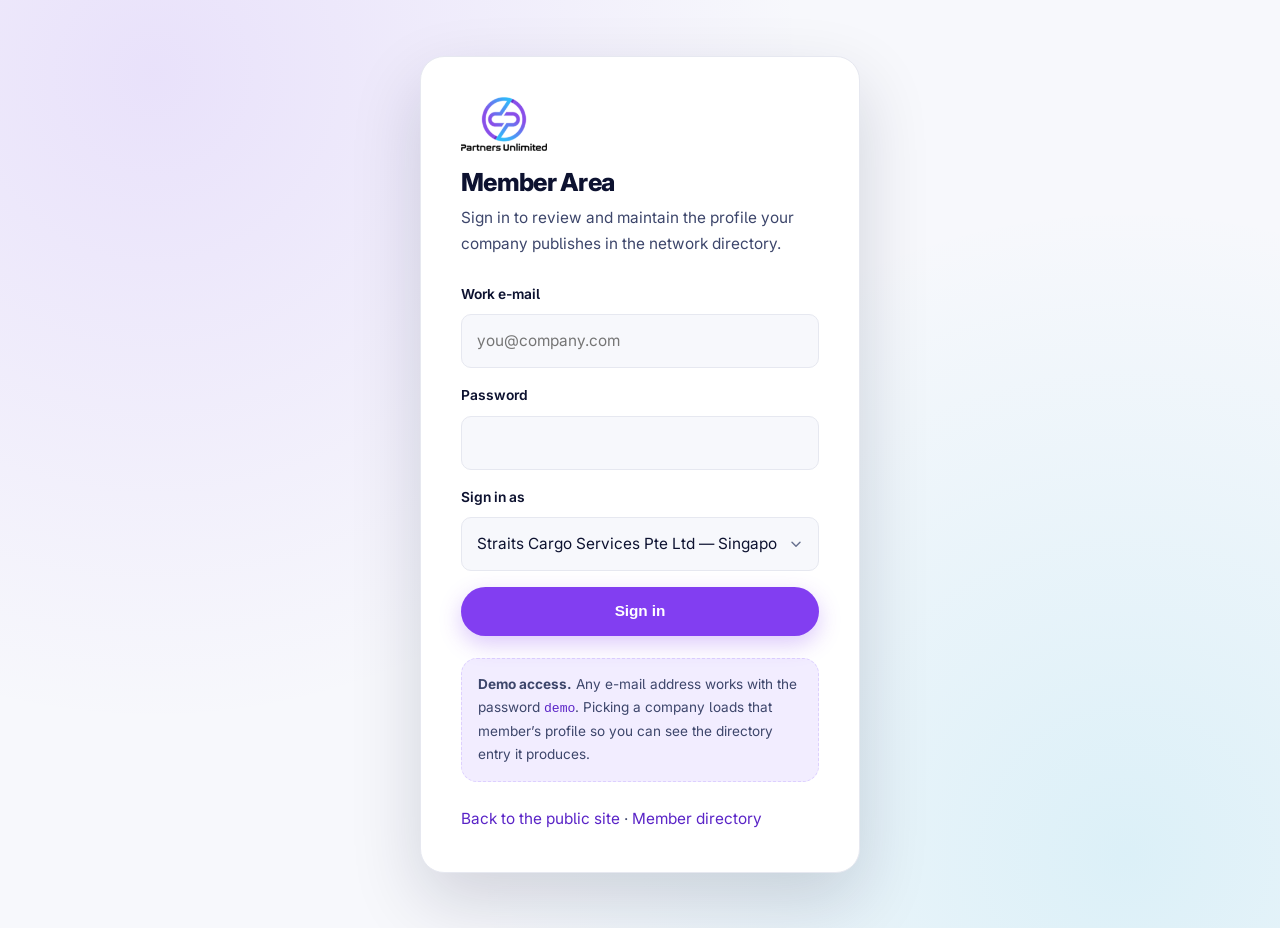
<file: portal.html>
<!DOCTYPE html>
<html lang="en">
<head>
<meta charset="utf-8">
<meta name="viewport" content="width=device-width, initial-scale=1">
<title>Member Area — Partners Unlimited (HK) Pte Ltd</title>
<meta name="description" content="Partners Unlimited member area: view and maintain your company profile in the network directory.">
<link rel="icon" href="assets/img/favicon.png" sizes=64x64 type=image/png>
<link rel="preconnect" href="https://fonts.googleapis.com">
<link rel="preconnect" href="https://fonts.gstatic.com" crossorigin>
<link href="https://fonts.googleapis.com/css2?family=Inter:wght@400;450;500;600;700;800&display=swap" rel="stylesheet">
<link rel="stylesheet" href="assets/css/style.css">
<link rel="stylesheet" href="assets/css/app.css">
</head>
<body>

<!-- Demo gate: the network has no backend on GitHub Pages, so this is a UI affordance only. -->
<div class="gate" id="gate">
  <div class="gate__card">
    <img src="assets/img/logo.png" width="300" height="188" alt="Partners Unlimited" style="height:54px;width:auto">
    <h1>Member Area</h1>
    <p>Sign in to review and maintain the profile your company publishes in the network directory.</p>

    <form class="gate__form" id="login-form" novalidate>
      <div class="field">
        <label for="login-email">Work e-mail</label>
        <input id="login-email" name="email" type="email" autocomplete="username" placeholder="you@company.com" required>
      </div>
      <div class="field">
        <label for="login-password">Password</label>
        <input id="login-password" name="password" type="password" autocomplete="current-password" required>
      </div>
      <div class="field">
        <label for="login-member">Sign in as</label>
        <select id="login-member" name="member"></select>
      </div>
      <button class="btn btn--primary" type="submit">Sign in</button>
      <p class="muted" id="login-error" style="font-size:.88rem;margin:0" role="alert" hidden></p>
    </form>

    <div class="gate__hint">
      <strong>Demo access.</strong> Any e-mail address works with the password <code>demo</code>. Picking a company loads that member’s profile so you can see the directory entry it produces.
    </div>

    <p class="gate__foot"><a href="index.html">Back to the public site</a> · <a href="directory.html">Member directory</a></p>
  </div>
</div>

<div class="app" id="shell" hidden>
  <aside class="app__aside">
    <a class="app__brand" href="index.html">
      <img src="assets/img/logo.png" width="300" height="188" alt="Partners Unlimited">
      <span>Member Area</span>
    </a>

    <nav class="app__nav" aria-label="Member area">
      <p class="app__section-label">Your account</p>
      <a class="app__nav-link is-active" href="portal.html" aria-current="page">
        <svg viewBox="0 0 24 24" fill="none" stroke="currentColor" stroke-width="1.8" stroke-linecap="round" stroke-linejoin="round"><path d="M3.6 20.4v-1.8a4 4 0 0 1 4-4h4.8a4 4 0 0 1 4 4v1.8"/><circle cx="10" cy="7.4" r="3.6"/><path d="M17.2 4.2a3.4 3.4 0 0 1 0 6.4"/></svg>
        Company profile
      </a>
      <p class="app__section-label">The network</p>
      <a class="app__nav-link" href="directory.html">
        <svg viewBox="0 0 24 24" fill="none" stroke="currentColor" stroke-width="1.8" stroke-linecap="round" stroke-linejoin="round"><circle cx="12" cy="12" r="9.2"/><path d="M2.8 12h18.4M12 2.8c2.6 2.4 4 5.7 4 9.2s-1.4 6.8-4 9.2c-2.6-2.4-4-5.7-4-9.2s1.4-6.8 4-9.2z"/></svg>
        Member directory
      </a>
      <a class="app__nav-link" href="membership.html">
        <svg viewBox="0 0 24 24" fill="none" stroke="currentColor" stroke-width="1.8" stroke-linecap="round" stroke-linejoin="round"><path d="M14 2.8H6.8a1.8 1.8 0 0 0-1.8 1.8v14.8a1.8 1.8 0 0 0 1.8 1.8h10.4a1.8 1.8 0 0 0 1.8-1.8V7.6z"/><path d="M14 2.8v4.8h4.8M8.8 13h6.4M8.8 16.6h6.4"/></svg>
        Membership terms
      </a>
    </nav>

    <div class="app__aside-foot">
      <div class="app__who">
        <span class="monogram monogram--sm" id="who-mark" aria-hidden="true"></span>
        <p><strong id="who-name"></strong><span id="who-email"></span></p>
      </div>
      <button class="link-btn" type="button" id="sign-out">Sign out</button>
      <a class="app__exit" href="index.html">← Exit to public site</a>
    </div>
  </aside>

  <div class="app__main">
    <header class="app__topbar">
      <div>
        <h1>Company profile</h1>
        <p>This is what other members and prospective partners see in the public directory.</p>
      </div>
      <div class="app__actions">
        <button class="btn btn--ghost btn--sm" type="button" id="edit-toggle">Edit profile</button>
        <button class="btn btn--primary btn--sm" type="button" id="save-profile" hidden>Save changes</button>
        <button class="btn btn--ghost btn--sm" type="button" id="cancel-edit" hidden>Cancel</button>
      </div>
    </header>

    <div class="app__body">
      <div class="notice" style="margin-bottom:18px">
        <svg viewBox="0 0 24 24" fill="none" stroke="currentColor" stroke-width="1.8" stroke-linecap="round" stroke-linejoin="round"><circle cx="12" cy="12" r="9.2"/><path d="M12 8.2v.1M12 11v5"/></svg>
        <div><strong>Demo environment.</strong> Edits are saved in this browser only and are not sent to the network. In the live site these changes queue for Board review.</div>
      </div>

      <div class="app__panel" id="profile-view"></div>

      <form class="app__panel" id="profile-edit" hidden>
        <div class="app__panel-head">
          <div>
            <h2>Edit profile</h2>
            <p>Keep your contact desk current — referrals follow the details on this page.</p>
          </div>
        </div>
        <div class="app__panel-body">
          <div class="form-grid">
            <div class="field field--full">
              <label for="f-name">Registered company name</label>
              <input id="f-name" name="name" type="text" required>
            </div>
            <div class="field">
              <label for="f-city">City</label>
              <input id="f-city" name="city" type="text" required>
            </div>
            <div class="field">
              <label for="f-country">Country</label>
              <input id="f-country" name="country" type="text" required>
            </div>
            <div class="field">
              <label for="f-region">Region</label>
              <select id="f-region" name="region"></select>
            </div>
            <div class="field">
              <label for="f-tier">Market tier</label>
              <select id="f-tier" name="tier"></select>
            </div>
            <div class="field">
              <label for="f-since">Member since</label>
              <input id="f-since" name="since" type="number" min="1990" max="2100" step="1">
            </div>
            <div class="field">
              <label for="f-staff">Team size</label>
              <input id="f-staff" name="staff" type="number" min="0" step="1">
            </div>
            <div class="field field--full">
              <label for="f-website">Website</label>
              <input id="f-website" name="website" type="text" placeholder="company.com">
            </div>
            <div class="field field--full">
              <label for="f-about">Directory summary</label>
              <textarea id="f-about" name="about" style="min-height:110px"></textarea>
            </div>
            <div class="field">
              <label for="f-contact-name">Contact name</label>
              <input id="f-contact-name" name="contactName" type="text">
            </div>
            <div class="field">
              <label for="f-contact-title">Contact title</label>
              <input id="f-contact-title" name="contactTitle" type="text">
            </div>
            <div class="field">
              <label for="f-contact-email">Contact e-mail</label>
              <input id="f-contact-email" name="contactEmail" type="email">
            </div>
            <div class="field">
              <label for="f-contact-phone">Contact telephone</label>
              <input id="f-contact-phone" name="contactPhone" type="tel">
            </div>
            <div class="field field--full">
              <label id="services-label">Service lines</label>
              <div class="chip-row" id="f-services" role="group" aria-labelledby="services-label"></div>
            </div>
          </div>
        </div>
      </form>
    </div>
  </div>
</div>

<script src="assets/data/members.js"></script>
<script src="assets/js/store.js"></script>
<script src="assets/js/portal.js"></script>
</body>
</html>
</file>
<file: assets/css/style.css>
/* Partners Unlimited — site styles
   Brand purple #823ef1, taken from the logo mark. */

:root {
  --brand: #823ef1;
  --brand-strong: #5a24c7;
  --brand-deep: #3c1a86;
  --brand-soft: #f2edff;
  --brand-line: #ddd0ff;
  --accent: #16b6d8;
  --grad: linear-gradient(100deg, #823ef1 0%, #6f4cf0 42%, #0f9fc4 100%);
  --grad-soft: linear-gradient(140deg, rgba(130, 62, 241, .10), rgba(22, 182, 216, .10));

  --ink: #0d1230;
  --ink-2: #3d466b;
  --ink-3: #6a7391;
  --line: #e6e8f0;
  --bg: #ffffff;
  --bg-2: #f7f8fc;
  --bg-3: #0d1230;

  --r-sm: 10px;
  --r-md: 16px;
  --r-lg: 24px;
  --r-pill: 999px;

  --shadow-sm: 0 1px 2px rgba(13, 18, 48, .05), 0 4px 14px rgba(13, 18, 48, .05);
  --shadow-md: 0 12px 34px rgba(13, 18, 48, .09);
  --shadow-lg: 0 28px 70px rgba(13, 18, 48, .16);

  --maxw: 1180px;
  --gutter: clamp(20px, 4vw, 40px);
  --section-y: clamp(64px, 8.5vw, 116px);
  --nav-h: 84px;

  --font: 'Inter', -apple-system, BlinkMacSystemFont, 'Segoe UI', Roboto, Helvetica, Arial, sans-serif;
}

*, *::before, *::after { box-sizing: border-box; }

/* The app shell and drawer set display on elements toggled with the hidden attribute. */
[hidden] { display: none !important; }

html { -webkit-text-size-adjust: 100%; scroll-behavior: smooth; }
@media (prefers-reduced-motion: reduce) { html { scroll-behavior: auto; } }

body {
  margin: 0;
  font-family: var(--font);
  font-size: 17px;
  line-height: 1.7;
  color: var(--ink-2);
  background: var(--bg);
  -webkit-font-smoothing: antialiased;
  text-rendering: optimizeLegibility;
  font-feature-settings: 'cv05' 1, 'ss01' 1;
}

img { max-width: 100%; height: auto; display: block; }
a { color: var(--brand-strong); text-decoration: none; }
a:hover { color: var(--brand); }

h1, h2, h3, h4 {
  font-family: var(--font);
  color: var(--ink);
  margin: 0;
  letter-spacing: -.028em;
  font-weight: 700;
  line-height: 1.12;
  text-wrap: balance;
}
h1 { font-size: clamp(2.35rem, 1.35rem + 3.9vw, 3.9rem); font-weight: 800; }
h2 { font-size: clamp(1.85rem, 1.25rem + 2.3vw, 2.7rem); }
h3 { font-size: clamp(1.2rem, 1.05rem + .55vw, 1.45rem); letter-spacing: -.018em; }
h4 { font-size: 1.02rem; letter-spacing: -.008em; }

p { margin: 0 0 1.1em; }
p:last-child { margin-bottom: 0; }

ul { margin: 0; padding: 0; list-style: none; }

::selection { background: rgba(130, 62, 241, .18); color: var(--ink); }

:focus-visible {
  outline: 2px solid var(--brand);
  outline-offset: 3px;
  border-radius: 4px;
}

/* ---------- layout ---------- */

.container { width: 100%; max-width: var(--maxw); margin-inline: auto; padding-inline: var(--gutter); }
.container--narrow { max-width: 860px; }
.section { padding-block: var(--section-y); }
.section--tight { padding-block: clamp(44px, 5.5vw, 72px); }
.section--alt { background: var(--bg-2); }
.section--tint { background: linear-gradient(180deg, #fbfaff 0%, var(--bg-2) 100%); }

.stack-lg > * + * { margin-top: clamp(28px, 4vw, 56px); }
.grid { display: grid; gap: clamp(18px, 2.2vw, 28px); }
.grid-2 { grid-template-columns: repeat(2, minmax(0, 1fr)); }
.grid-3 { grid-template-columns: repeat(3, minmax(0, 1fr)); }
.grid-4 { grid-template-columns: repeat(4, minmax(0, 1fr)); }
@media (max-width: 980px) { .grid-3, .grid-4 { grid-template-columns: repeat(2, minmax(0, 1fr)); } }
@media (max-width: 640px) { .grid-2, .grid-3, .grid-4 { grid-template-columns: minmax(0, 1fr); } }

.split {
  display: grid;
  grid-template-columns: 1.05fr .95fr;
  gap: clamp(32px, 5vw, 76px);
  align-items: center;
}
.split--text-first { grid-template-columns: .92fr 1.08fr; }
@media (max-width: 940px) { .split, .split--text-first { grid-template-columns: minmax(0, 1fr); } }

/* ---------- shared type bits ---------- */

.eyebrow {
  display: inline-flex;
  align-items: center;
  gap: 9px;
  font-size: .8rem;
  font-weight: 650;
  letter-spacing: .1em;
  text-transform: uppercase;
  color: var(--brand-strong);
  margin: 0 0 18px;
}
.eyebrow::before {
  content: '';
  width: 22px;
  height: 2px;
  border-radius: 2px;
  background: var(--grad);
}
.eyebrow--light { color: #cfc0ff; }
.eyebrow + h1, .eyebrow + h2, .eyebrow + h3 { margin-top: 0; }

.lead { font-size: clamp(1.06rem, 1rem + .35vw, 1.24rem); color: var(--ink-2); line-height: 1.65; }
.muted { color: var(--ink-3); }
.text-center { text-align: center; }
.text-center .eyebrow { justify-content: center; }
.section-head { max-width: 720px; }
.section-head--center { margin-inline: auto; text-align: center; }
.section-head h2 + p { margin-top: 18px; }

.accent-text {
  background: var(--grad);
  -webkit-background-clip: text;
  background-clip: text;
  color: transparent;
}

/* ---------- buttons ---------- */

.btn {
  display: inline-flex;
  align-items: center;
  justify-content: center;
  gap: 9px;
  padding: 14px 26px;
  border-radius: var(--r-pill);
  border: 1px solid transparent;
  font-size: .96rem;
  font-weight: 600;
  letter-spacing: -.005em;
  line-height: 1.2;
  cursor: pointer;
  transition: transform .18s ease, box-shadow .18s ease, background-color .18s ease, color .18s ease, border-color .18s ease;
  text-align: center;
}
.btn svg { flex: none; }
.btn--primary {
  background: var(--brand);
  color: #fff;
  box-shadow: 0 8px 22px rgba(130, 62, 241, .28);
}
.btn--primary:hover { background: var(--brand-strong); color: #fff; transform: translateY(-2px); box-shadow: 0 14px 30px rgba(130, 62, 241, .32); }
.btn--ghost { background: #fff; color: var(--ink); border-color: var(--line); box-shadow: var(--shadow-sm); }
.btn--ghost:hover { border-color: #cdd2e2; color: var(--ink); transform: translateY(-2px); }
.btn--light { background: rgba(255, 255, 255, .1); color: #fff; border-color: rgba(255, 255, 255, .34); backdrop-filter: blur(6px); }
.btn--light:hover { background: rgba(255, 255, 255, .18); color: #fff; border-color: rgba(255, 255, 255, .5); }
.btn--sm { padding: 10px 18px; font-size: .88rem; }
.btn-row { display: flex; flex-wrap: wrap; gap: 14px; }
@media (max-width: 460px) { .btn-row .btn { flex: 1 1 100%; } }

.link-arrow {
  display: inline-flex;
  align-items: center;
  gap: 8px;
  font-weight: 600;
  color: var(--brand-strong);
}
.link-arrow svg { transition: transform .18s ease; }
.link-arrow:hover { color: var(--brand); }
.link-arrow:hover svg { transform: translateX(4px); }

/* ---------- header ---------- */

.site-header {
  position: sticky;
  top: 0;
  z-index: 60;
  background: rgba(255, 255, 255, .82);
  backdrop-filter: saturate(180%) blur(16px);
  -webkit-backdrop-filter: saturate(180%) blur(16px);
  border-bottom: 1px solid transparent;
  transition: border-color .25s ease, box-shadow .25s ease, background-color .25s ease;
}
.site-header.is-scrolled { border-bottom-color: var(--line); box-shadow: 0 6px 24px rgba(13, 18, 48, .06); }

.nav {
  height: var(--nav-h);
  display: flex;
  align-items: center;
  justify-content: space-between;
  gap: 28px;
}
.brand { display: inline-flex; align-items: center; gap: 11px; flex: none; }
.brand img { height: 62px; width: auto; max-width: 130px; }
.brand__name { display: none; }

.nav__list { display: flex; align-items: center; gap: 2px; }
.nav__list a {
  display: block;
  padding: 9px 12px;
  border-radius: var(--r-sm);
  font-size: .91rem;
  font-weight: 520;
  line-height: 1.3;
  white-space: nowrap;
  color: var(--ink-2);
  transition: color .16s ease, background-color .16s ease;
}
.nav__list a:hover { color: var(--ink); background: var(--bg-2); }
.nav__list a.is-active { color: var(--brand-strong); }
.nav__cta { display: flex; align-items: center; gap: 10px; flex: none; }

.nav__toggle {
  display: none;
  width: 44px;
  height: 44px;
  border: 1px solid var(--line);
  border-radius: 12px;
  background: #fff;
  cursor: pointer;
  padding: 0;
  align-items: center;
  justify-content: center;
}
.nav__toggle span { display: block; width: 18px; height: 2px; border-radius: 2px; background: var(--ink); position: relative; transition: background .2s ease; }
.nav__toggle span::before, .nav__toggle span::after {
  content: ''; position: absolute; left: 0; width: 18px; height: 2px; border-radius: 2px; background: var(--ink);
  transition: transform .24s ease, top .24s ease;
}
.nav__toggle span::before { top: -6px; }
.nav__toggle span::after { top: 6px; }
.nav__toggle[aria-expanded='true'] span { background: transparent; }
.nav__toggle[aria-expanded='true'] span::before { top: 0; transform: rotate(45deg); }
.nav__toggle[aria-expanded='true'] span::after { top: 0; transform: rotate(-45deg); }

@media (max-width: 1080px) {
  .nav__list, .nav__cta .btn { display: none; }
  .nav__toggle { display: inline-flex; }
}

.mobile-nav {
  display: none;
  border-top: 1px solid var(--line);
  background: #fff;
  padding: 12px var(--gutter) 26px;
}
.mobile-nav.is-open { display: block; }
.mobile-nav a {
  display: block;
  padding: 13px 4px;
  border-bottom: 1px solid var(--bg-2);
  color: var(--ink);
  font-weight: 520;
}
.mobile-nav .btn { margin-top: 18px; width: 100%; }

/* ---------- hero ---------- */

.hero { position: relative; overflow: hidden; padding-block: clamp(58px, 7vw, 96px) clamp(60px, 7vw, 100px); }
.hero::before {
  content: '';
  position: absolute;
  inset: -30% -10% auto auto;
  width: 720px;
  height: 720px;
  background: radial-gradient(circle at center, rgba(130, 62, 241, .13), rgba(130, 62, 241, 0) 62%);
  pointer-events: none;
}
.hero::after {
  content: '';
  position: absolute;
  inset: auto auto -42% -18%;
  width: 640px;
  height: 640px;
  background: radial-gradient(circle at center, rgba(22, 182, 216, .12), rgba(22, 182, 216, 0) 62%);
  pointer-events: none;
}
.hero .container { position: relative; z-index: 1; }
@media (min-width: 941px) { .hero .split { grid-template-columns: 1.12fr .88fr; } }
.hero h1 { font-size: clamp(2.15rem, 1.3rem + 2.5vw, 3.15rem); margin-bottom: 22px; }
.hero__sub { max-width: 540px; margin-bottom: 32px; }
.hero__meta { display: grid; grid-template-columns: repeat(3, minmax(0, 1fr)); gap: 22px; margin-top: 38px; padding-top: 26px; border-top: 1px solid var(--line); }
.hero__meta div { font-size: .88rem; color: var(--ink-3); line-height: 1.45; }
.hero__meta strong { display: block; color: var(--ink); font-size: 1rem; font-weight: 650; margin-bottom: 2px; }
@media (max-width: 620px) { .hero__meta { grid-template-columns: minmax(0, 1fr); gap: 14px; } }

.hero__figure { position: relative; }
.hero__figure::before {
  content: '';
  position: absolute;
  inset: 18px -18px -18px 18px;
  border-radius: var(--r-lg);
  background: var(--grad);
  opacity: .16;
}
.hero__figure img {
  position: relative;
  width: 100%;
  border-radius: var(--r-lg);
  box-shadow: var(--shadow-lg);
  border: 1px solid rgba(255, 255, 255, .7);
}
.hero__chip {
  position: absolute;
  left: -22px;
  bottom: 34px;
  display: flex;
  align-items: center;
  gap: 12px;
  padding: 13px 18px;
  background: #fff;
  border: 1px solid var(--line);
  border-radius: var(--r-md);
  box-shadow: var(--shadow-md);
  font-size: .88rem;
  font-weight: 600;
  color: var(--ink);
}
.hero__chip span { display: block; font-weight: 450; color: var(--ink-3); font-size: .8rem; }
@media (max-width: 940px) {
  .hero__figure::before { display: none; }
  .hero__chip {
    position: static;
    margin-top: 14px;
    justify-content: flex-start;
    box-shadow: var(--shadow-sm);
  }
}

/* ---------- page banner (inner pages) ---------- */

.page-banner {
  position: relative;
  isolation: isolate;
  overflow: hidden;
  padding-block: clamp(58px, 7vw, 92px);
  color: #fff;
  background: var(--brand-deep);
}
.page-banner__img { position: absolute; inset: 0; z-index: -2; width: 100%; height: 100%; object-fit: cover; }
.page-banner::after {
  content: '';
  position: absolute; inset: 0; z-index: -1;
  background: linear-gradient(100deg, rgba(60, 26, 134, .93) 0%, rgba(90, 36, 199, .86) 45%, rgba(22, 182, 216, .68) 100%);
}
.page-banner h1 { color: #fff; margin-bottom: 14px; }
.page-banner p { color: rgba(255, 255, 255, .88); max-width: 640px; font-size: 1.08rem; }
.crumbs { font-size: .82rem; letter-spacing: .04em; text-transform: uppercase; font-weight: 600; color: rgba(255, 255, 255, .62); margin-bottom: 18px; }
.crumbs a { color: rgba(255, 255, 255, .62); }
.crumbs a:hover { color: #fff; }
.crumbs span::before { content: '/'; margin: 0 10px 0 6px; opacity: .5; }

/* ---------- cards ---------- */

.card {
  position: relative;
  display: flex;
  flex-direction: column;
  background: #fff;
  border: 1px solid var(--line);
  border-radius: var(--r-lg);
  padding: clamp(24px, 2.4vw, 32px);
  box-shadow: var(--shadow-sm);
  transition: transform .22s ease, box-shadow .22s ease, border-color .22s ease;
}
.card:hover { transform: translateY(-4px); box-shadow: var(--shadow-md); border-color: var(--brand-line); }
.card h3, .card h4 { margin-bottom: 10px; }
.card p { font-size: .96rem; color: var(--ink-2); }

.card__icon {
  display: grid;
  place-items: center;
  width: 52px;
  height: 52px;
  margin-bottom: 20px;
  border-radius: 15px;
  background: var(--grad-soft);
  border: 1px solid var(--brand-line);
  color: var(--brand);
}
.card__icon svg { width: 25px; height: 25px; }

.card--photo { padding: 0; overflow: hidden; }
.card--photo img { width: 100%; height: 208px; object-fit: cover; transition: transform .5s cubic-bezier(.22, .61, .36, 1); }
.card--photo:hover img { transform: scale(1.04); }
.card--photo .card__body { padding: clamp(22px, 2.2vw, 28px); flex: 1; }
.card--photo h3 { font-size: 1.12rem; margin-bottom: 8px; }
.card--photo p { font-size: .94rem; }
.card--edge { border-top: 3px solid transparent; }
.card--edge:hover { border-top-color: var(--brand); }

.card--flat { box-shadow: none; background: transparent; border-color: var(--line); }
.card--flat:hover { transform: none; box-shadow: var(--shadow-sm); }

.num-badge {
  display: inline-grid;
  place-items: center;
  width: 34px;
  height: 34px;
  border-radius: 10px;
  background: var(--brand-soft);
  color: var(--brand-strong);
  font-size: .84rem;
  font-weight: 700;
  margin-bottom: 16px;
}

/* ---------- media / content blocks ---------- */

.figure-frame { position: relative; border-radius: var(--r-lg); overflow: hidden; box-shadow: var(--shadow-md); }
.figure-frame img { width: 100%; height: clamp(360px, 44vw, 540px); object-fit: cover; }

.prose { max-width: 720px; }
.prose h2 { margin: 1.9em 0 .55em; }
.prose h2:first-child { margin-top: 0; }
.prose h3 { margin: 1.7em 0 .5em; }
.prose p { color: var(--ink-2); }
.prose > ul { margin: 0 0 1.3em; }
.prose li { position: relative; padding-left: 26px; margin-bottom: 11px; color: var(--ink-2); }
.prose li::before {
  content: '';
  position: absolute;
  left: 3px;
  top: .62em;
  width: 7px;
  height: 7px;
  border-radius: 3px;
  background: var(--grad);
}

.check-list li { position: relative; padding-left: 34px; margin-bottom: 14px; color: var(--ink-2); }
.check-list li::before {
  content: '';
  position: absolute;
  left: 0; top: 3px;
  width: 22px; height: 22px;
  border-radius: 7px;
  background: var(--brand-soft) url("data:image/svg+xml,%3Csvg xmlns='http://www.w3.org/2000/svg' viewBox='0 0 24 24' fill='none' stroke='%235a24c7' stroke-width='3' stroke-linecap='round' stroke-linejoin='round'%3E%3Cpath d='M20 6 9 17l-5-5'/%3E%3C/svg%3E") center / 13px no-repeat;
}

.callout {
  border: 1px solid var(--brand-line);
  border-left: 4px solid var(--brand);
  background: linear-gradient(90deg, var(--brand-soft), rgba(242, 237, 255, .35));
  border-radius: var(--r-md);
  padding: 22px 26px;
  color: var(--ink-2);
  font-size: .97rem;
}
.callout strong { color: var(--ink); }

.apply-card {
  display: grid;
  grid-template-columns: 1.35fr 1fr;
  gap: clamp(24px, 3vw, 40px);
  align-items: center;
  padding: clamp(28px, 4vw, 54px);
}
.apply-card .btn-row { justify-content: flex-start; }
@media (max-width: 860px) { .apply-card { grid-template-columns: minmax(0, 1fr); } }

/* ---------- value / list rows ---------- */

.row-list { border-top: 1px solid var(--line); }
.row-list__item {
  display: grid;
  grid-template-columns: 54px 1fr;
  gap: 22px;
  align-items: start;
  padding: 24px 0;
  border-bottom: 1px solid var(--line);
}
.row-list__item:last-child { border-bottom: 0; }
.row-list__n {
  font-size: .82rem;
  font-weight: 700;
  letter-spacing: .06em;
  color: var(--brand-strong);
  padding-top: 3px;
}
.row-list h3 { font-size: 1.08rem; margin-bottom: 6px; }
.row-list p { margin: 0; font-size: .96rem; }
@media (max-width: 560px) { .row-list__item { grid-template-columns: 1fr; gap: 6px; } }

/* ---------- region strip ---------- */

.region-grid { display: grid; grid-template-columns: repeat(4, minmax(0, 1fr)); gap: 16px; }
@media (max-width: 860px) { .region-grid { grid-template-columns: repeat(2, minmax(0, 1fr)); } }
@media (max-width: 460px) { .region-grid { grid-template-columns: minmax(0, 1fr); } }
.region {
  padding: 26px 22px;
  border: 1px solid var(--line);
  border-radius: var(--r-md);
  background: #fff;
  text-align: center;
  transition: border-color .2s ease, transform .2s ease;
}
.region:hover { border-color: var(--brand-line); transform: translateY(-3px); }
.region__label { font-size: .74rem; letter-spacing: .12em; text-transform: uppercase; color: var(--ink-3); font-weight: 650; }
.region__name { display: block; margin-top: 8px; font-size: 1.05rem; font-weight: 650; color: var(--ink); letter-spacing: -.015em; }

/* ---------- CTA band ---------- */

.cta-band {
  position: relative;
  isolation: isolate;
  overflow: hidden;
  background: var(--brand);
  color: #fff;
  padding-block: clamp(56px, 7vw, 86px);
}
.cta-band::before {
  content: '';
  position: absolute; inset: 0; z-index: -1;
  background: radial-gradient(circle at 1px 1px, rgba(255, 255, 255, .16) 1px, transparent 0) 0 0 / 24px 24px;
  -webkit-mask-image: linear-gradient(100deg, rgba(0, 0, 0, .9), rgba(0, 0, 0, .25) 70%);
  mask-image: linear-gradient(100deg, rgba(0, 0, 0, .9), rgba(0, 0, 0, .25) 70%);
}
.cta-band__img { position: absolute; inset: 0; z-index: -2; width: 100%; height: 100%; object-fit: cover; }
.cta-band--photo::before { display: none; }
.cta-band--photo { background: var(--brand-deep); }
.cta-band--photo::after {
  content: '';
  position: absolute; inset: 0; z-index: -1;
  background: linear-gradient(100deg, rgba(46, 18, 108, .96) 0%, rgba(130, 62, 241, .9) 55%, rgba(15, 159, 196, .8) 100%);
}
.cta-band h2, .cta-band h3 { color: #fff; }
.cta-band p { color: rgba(255, 255, 255, .87); max-width: 560px; }
.cta-band__inner { display: flex; flex-wrap: wrap; align-items: center; justify-content: space-between; gap: 30px; }
.cta-band__inner > div { flex: 1 1 420px; }
.cta-band h2 { font-size: clamp(1.7rem, 1.2rem + 1.9vw, 2.45rem); margin-bottom: 12px; }

/* ---------- stats ---------- */

.stat-strip { display: grid; grid-template-columns: repeat(3, minmax(0, 1fr)); gap: 24px; }
@media (max-width: 760px) { .stat-strip { grid-template-columns: minmax(0, 1fr); } }
.stat { padding-left: 22px; border-left: 2px solid var(--brand-line); }
.stat__k { display: block; font-size: 1.5rem; font-weight: 750; color: var(--ink); letter-spacing: -.03em; }
.stat__v { font-size: .93rem; color: var(--ink-3); }

/* ---------- footer ---------- */

.site-footer { background: var(--bg-3); color: #a7aec9; padding-top: clamp(56px, 6vw, 80px); }
.site-footer a { color: #cfd4e8; font-size: .94rem; }
.site-footer a:hover { color: #fff; }
.footer-grid { display: grid; grid-template-columns: 1.5fr 1fr 1fr 1.2fr; gap: clamp(28px, 4vw, 56px); padding-bottom: 52px; }
@media (max-width: 900px) { .footer-grid { grid-template-columns: repeat(2, minmax(0, 1fr)); } }
@media (max-width: 520px) { .footer-grid { grid-template-columns: minmax(0, 1fr); } }
.footer-brand img { width: 148px; padding: 12px 14px; background: #fff; border-radius: 12px; }
.footer-brand p { margin-top: 18px; font-size: .94rem; max-width: 300px; }
.footer-col h4 { color: #fff; font-size: .82rem; letter-spacing: .1em; text-transform: uppercase; margin-bottom: 18px; font-weight: 680; }
.footer-col li { margin-bottom: 11px; }
.footer-address { font-style: normal; font-size: .94rem; line-height: 1.8; }
.social { display: flex; gap: 10px; margin-top: 4px; }
.social a {
  display: grid; place-items: center;
  width: 38px; height: 38px;
  border-radius: 11px;
  border: 1px solid rgba(255, 255, 255, .14);
  transition: background-color .2s ease, border-color .2s ease, transform .2s ease;
}
.social a:hover { background: rgba(255, 255, 255, .1); border-color: rgba(255, 255, 255, .3); transform: translateY(-2px); }
.social svg { width: 17px; height: 17px; fill: currentColor; }
.footer-bottom { border-top: 1px solid rgba(255, 255, 255, .1); padding-block: 26px; }
.footer-bottom__inner { display: flex; flex-wrap: wrap; gap: 10px 24px; align-items: center; justify-content: space-between; }
.footer-bottom p { margin: 0; font-size: .85rem; color: #7f88ab; }

/* ---------- forms ---------- */

.form-grid { display: grid; grid-template-columns: repeat(2, minmax(0, 1fr)); gap: 18px; }
@media (max-width: 620px) { .form-grid { grid-template-columns: minmax(0, 1fr); } }
.field { display: flex; flex-direction: column; gap: 8px; }
.field--full { grid-column: 1 / -1; }
.field label { font-size: .86rem; font-weight: 620; color: var(--ink); }
.field input, .field textarea {
  width: 100%;
  padding: 13px 15px;
  font: inherit;
  font-size: .96rem;
  color: var(--ink);
  background: var(--bg-2);
  border: 1px solid var(--line);
  border-radius: var(--r-sm);
  transition: border-color .18s ease, background-color .18s ease, box-shadow .18s ease;
}
.field textarea { min-height: 148px; resize: vertical; }
.field input:focus, .field textarea:focus {
  outline: none;
  background: #fff;
  border-color: var(--brand);
  box-shadow: 0 0 0 4px rgba(130, 62, 241, .12);
}

/* ---------- misc ---------- */

.divider { height: 1px; background: var(--line); border: 0; margin: 0; }
.badge {
  display: inline-flex; align-items: center; gap: 7px;
  align-self: flex-start;
  padding: 5px 12px;
  border-radius: var(--r-pill);
  background: var(--brand-soft);
  border: 1px solid var(--brand-line);
  color: var(--brand-strong);
  font-size: .78rem; font-weight: 650; letter-spacing: .02em;
}
.badge::before { content: ''; width: 6px; height: 6px; border-radius: 50%; background: var(--brand); }

/* reveal on scroll — gated on .js so content is never hidden without script */
.js .reveal { opacity: 0; transform: translateY(18px); transition: opacity .6s cubic-bezier(.22, .61, .36, 1), transform .6s cubic-bezier(.22, .61, .36, 1); }
.js .reveal.is-visible { opacity: 1; transform: none; }
@media (prefers-reduced-motion: reduce) {
  .js .reveal { opacity: 1; transform: none; transition: none; }
  .btn, .card, .region, .social a { transition: none; }
}

.sr-only {
  position: absolute; width: 1px; height: 1px; padding: 0; margin: -1px;
  overflow: hidden; clip: rect(0 0 0 0); white-space: nowrap; border: 0;
}
</file>
<file: assets/css/app.css>
/* App shell for the member portal and admin panel.
   Sits on top of style.css and reuses its tokens, buttons, fields and badges. */

.app {
  display: grid;
  grid-template-columns: 264px minmax(0, 1fr);
  min-height: 100vh;
  background: var(--bg-2);
}

/* ---------- sidebar ---------- */

.app__aside {
  display: flex;
  flex-direction: column;
  gap: 26px;
  padding: 22px 18px;
  background: #fff;
  border-right: 1px solid var(--line);
  position: sticky;
  top: 0;
  height: 100vh;
  overflow-y: auto;
}
.app__brand { display: flex; align-items: center; gap: 10px; padding: 4px 6px 0; }
.app__brand img { height: 40px; width: auto; }
.app__brand span { font-size: .78rem; font-weight: 650; letter-spacing: .08em; text-transform: uppercase; color: var(--ink-3); }

.app__nav { display: flex; flex-direction: column; gap: 3px; }
.app__nav-link {
  display: flex; align-items: center; gap: 11px;
  padding: 11px 12px;
  border-radius: var(--r-sm);
  font-size: .93rem; font-weight: 560; color: var(--ink-2);
  transition: background-color .16s ease, color .16s ease;
}
.app__nav-link:hover { background: var(--bg-2); color: var(--ink); }
button.app__nav-link { width: 100%; border: 0; background: none; font-family: inherit; text-align: left; cursor: pointer; }
.app__nav-link.is-active { background: var(--brand-soft); color: var(--brand-strong); font-weight: 640; }
.app__nav-link svg { width: 18px; height: 18px; flex: none; opacity: .8; }
.app__nav-link .count {
  margin-left: auto;
  min-width: 22px; padding: 1px 7px;
  border-radius: var(--r-pill);
  background: var(--brand); color: #fff;
  font-size: .74rem; font-weight: 680; text-align: center;
}
.app__section-label {
  font-size: .72rem; font-weight: 680; letter-spacing: .1em; text-transform: uppercase;
  color: var(--ink-3); padding: 0 12px 6px;
}

.app__aside-foot { margin-top: auto; display: flex; flex-direction: column; gap: 12px; }
.app__who {
  display: flex; align-items: center; gap: 11px;
  padding: 12px; border: 1px solid var(--line); border-radius: var(--r-md);
  background: var(--bg-2);
}
.app__who p { margin: 0; min-width: 0; font-size: .84rem; color: var(--ink-3); line-height: 1.4; }
.app__who strong { display: block; color: var(--ink); font-size: .88rem; font-weight: 640; }
.app__who span { display: block; overflow: hidden; text-overflow: ellipsis; white-space: nowrap; }
.app__exit { font-size: .86rem; font-weight: 600; color: var(--ink-3); padding: 0 12px; }
.app__exit:hover { color: var(--brand-strong); }

@media (max-width: 900px) {
  .app { grid-template-columns: minmax(0, 1fr); }
  .app__aside { position: static; height: auto; border-right: 0; border-bottom: 1px solid var(--line); }
  .app__nav { flex-direction: row; overflow-x: auto; gap: 6px; padding-bottom: 4px; }
  .app__nav-link { white-space: nowrap; }
  .app__section-label { display: none; }
  .app__aside-foot { margin-top: 4px; }
}

/* ---------- main column ---------- */

.app__main { min-width: 0; display: flex; flex-direction: column; }
.app__topbar {
  display: flex; flex-wrap: wrap; align-items: flex-end; justify-content: space-between;
  gap: 16px 24px;
  padding: clamp(22px, 3vw, 34px) clamp(20px, 3.4vw, 40px);
  background: #fff;
  border-bottom: 1px solid var(--line);
}
.app__topbar h1 { font-size: clamp(1.5rem, 1.15rem + 1.1vw, 2rem); margin-bottom: 5px; }
.app__topbar p { margin: 0; font-size: .95rem; color: var(--ink-3); max-width: 62ch; }
.app__actions { display: flex; flex-wrap: wrap; gap: 10px; }

.app__body { padding: clamp(22px, 3vw, 34px) clamp(20px, 3.4vw, 40px); }
.app__panel {
  background: #fff; border: 1px solid var(--line); border-radius: var(--r-lg);
  box-shadow: var(--shadow-sm);
}
.app__panel-head {
  display: flex; flex-wrap: wrap; align-items: center; justify-content: space-between; gap: 14px;
  padding: 20px 24px; border-bottom: 1px solid var(--line);
}
.app__panel-head h2 { font-size: 1.08rem; letter-spacing: -.015em; }
.app__panel-head p { margin: 3px 0 0; font-size: .88rem; color: var(--ink-3); }
.app__panel-body { padding: 24px; }
.app__panel-body--flush { padding: 0; }

/* ---------- toolbar and filters ---------- */

.toolbar {
  display: flex; flex-wrap: wrap; align-items: center; gap: 12px;
  padding: 16px 20px;
  background: #fff; border: 1px solid var(--line); border-radius: var(--r-md);
  box-shadow: var(--shadow-sm);
}
.toolbar .search { position: relative; flex: 1 1 260px; min-width: 200px; }
.toolbar .search svg {
  position: absolute; left: 14px; top: 50%; transform: translateY(-50%);
  width: 17px; height: 17px; color: var(--ink-3); pointer-events: none;
}
.toolbar .search input {
  width: 100%; padding: 11px 14px 11px 40px;
  font: inherit; font-size: .94rem; color: var(--ink);
  background: var(--bg-2); border: 1px solid var(--line); border-radius: var(--r-sm);
  transition: border-color .18s ease, background-color .18s ease, box-shadow .18s ease;
}
.toolbar .search input:focus {
  outline: none; background: #fff; border-color: var(--brand);
  box-shadow: 0 0 0 4px rgba(130, 62, 241, .12);
}
.toolbar select {
  appearance: none; -webkit-appearance: none;
  padding: 11px 36px 11px 14px;
  font: inherit; font-size: .9rem; color: var(--ink);
  background: var(--bg-2) url("data:image/svg+xml,%3Csvg xmlns='http://www.w3.org/2000/svg' viewBox='0 0 24 24' fill='none' stroke='%236a7391' stroke-width='2.2' stroke-linecap='round' stroke-linejoin='round'%3E%3Cpath d='M6 9.5l6 6 6-6'/%3E%3C/svg%3E") right 12px center / 16px no-repeat;
  border: 1px solid var(--line); border-radius: var(--r-sm);
  cursor: pointer;
}
.toolbar select:focus { outline: none; border-color: var(--brand); box-shadow: 0 0 0 4px rgba(130, 62, 241, .12); }
.toolbar__result { font-size: .87rem; color: var(--ink-3); margin-left: auto; }

.chip-row { display: flex; flex-wrap: wrap; gap: 8px; }
.chip {
  padding: 6px 13px; border-radius: var(--r-pill);
  border: 1px solid var(--line); background: #fff;
  font: inherit; font-size: .82rem; font-weight: 570; color: var(--ink-2);
  cursor: pointer;
  transition: border-color .16s ease, background-color .16s ease, color .16s ease;
}
.chip:hover { border-color: var(--brand-line); color: var(--ink); }
.chip.is-on { background: var(--brand); border-color: var(--brand); color: #fff; }

/* ---------- monogram ---------- */

.monogram {
  display: grid; place-items: center;
  width: 46px; height: 46px; flex: none;
  border-radius: 13px;
  background: var(--grad-soft);
  border: 1px solid var(--brand-line);
  color: var(--brand-strong);
  font-size: .95rem; font-weight: 740; letter-spacing: -.02em;
}
.monogram--lg { width: 62px; height: 62px; border-radius: var(--r-md); font-size: 1.22rem; }
.monogram--sm { width: 34px; height: 34px; border-radius: 10px; font-size: .78rem; }

/* ---------- pills ---------- */

.pill {
  display: inline-flex; align-items: center; gap: 6px;
  padding: 3px 10px; border-radius: var(--r-pill);
  font-size: .76rem; font-weight: 640; letter-spacing: .01em;
  background: var(--bg-2); border: 1px solid var(--line); color: var(--ink-2);
  white-space: nowrap;
}
.pill--tier1 { background: var(--brand-soft); border-color: var(--brand-line); color: var(--brand-strong); }
.pill--tier2 { background: #e6f8fc; border-color: #bfeaf3; color: #0a6d85; }
.pill--tier3 { background: #f1f3f8; border-color: #e1e5ee; color: var(--ink-3); }
.pill--active { background: #e9f8ef; border-color: #c4ecd4; color: #1c7a44; }
.pill--suspended { background: #fdf1f1; border-color: #f3d2d2; color: #a33232; }
.pill--pending { background: #fff7e6; border-color: #f2dfae; color: #8a6008; }

/* ---------- tables ---------- */

.table-wrap { overflow-x: auto; -webkit-overflow-scrolling: touch; }
table.table { width: 100%; border-collapse: collapse; font-size: .92rem; min-width: 720px; }
.table thead th {
  text-align: left; font-size: .76rem; font-weight: 680; letter-spacing: .07em; text-transform: uppercase;
  color: var(--ink-3); padding: 13px 18px; border-bottom: 1px solid var(--line); white-space: nowrap;
  background: var(--bg-2);
}
.table tbody td { padding: 15px 18px; border-bottom: 1px solid var(--bg-2); color: var(--ink-2); vertical-align: middle; }
.table tbody tr:last-child td { border-bottom: 0; }
.table tbody tr { transition: background-color .14s ease; }
.table tbody tr:hover { background: #fbfbfe; }
.table .cell-name { display: flex; align-items: center; gap: 12px; }
.table .cell-name strong { display: block; color: var(--ink); font-weight: 640; font-size: .94rem; }
.table .cell-name span { display: block; font-size: .82rem; color: var(--ink-3); }
.table .cell-actions { text-align: right; white-space: nowrap; }
.table th:last-child, .table td:last-child { text-align: right; }

/* ---------- buttons and links inside the shell ---------- */

.btn--danger { background: #fff; color: #a33232; border-color: #f0cccc; }
.btn--danger:hover { background: #fdf1f1; border-color: #e3b4b4; color: #8d2626; transform: none; }
.btn--xs { padding: 7px 14px; font-size: .82rem; border-radius: var(--r-sm); }
.btn-row--end { justify-content: flex-end; }

.link-btn {
  background: none; border: 0; padding: 0; cursor: pointer;
  font: inherit; font-size: .86rem; font-weight: 620; color: var(--brand-strong);
}
.link-btn:hover { color: var(--brand); text-decoration: underline; }
.link-btn--danger { color: #a33232; }
.link-btn--danger:hover { color: #8d2626; }
.cell-actions .link-btn + .link-btn { margin-left: 14px; }

/* ---------- drawer (slide-over profile) ---------- */

.drawer { position: fixed; inset: 0; z-index: 90; display: flex; justify-content: flex-end; pointer-events: none; }
.drawer.is-open { pointer-events: auto; }
.drawer__scrim {
  position: absolute; inset: 0; background: rgba(13, 18, 48, .42);
  opacity: 0; transition: opacity .26s ease; backdrop-filter: blur(2px);
}
.drawer.is-open .drawer__scrim { opacity: 1; }
.drawer__panel {
  position: relative; width: min(520px, 100%); height: 100%;
  background: #fff; border-left: 1px solid var(--line);
  box-shadow: var(--shadow-lg);
  transform: translateX(100%); transition: transform .3s cubic-bezier(.22, .61, .36, 1);
  display: flex; flex-direction: column;
}
.drawer.is-open .drawer__panel { transform: none; }
.drawer__head {
  display: flex; align-items: flex-start; gap: 14px;
  padding: 24px 26px 20px; border-bottom: 1px solid var(--line);
}
.drawer__head h2 { font-size: 1.22rem; margin-bottom: 6px; }
.drawer__close {
  margin-left: auto; flex: none; width: 36px; height: 36px;
  display: grid; place-items: center;
  border: 1px solid var(--line); border-radius: 10px; background: #fff;
  cursor: pointer; color: var(--ink-3);
}
.drawer__close:hover { color: var(--ink); border-color: #cdd2e2; }
.drawer__body { padding: 24px 26px; overflow-y: auto; flex: 1; }
.drawer__foot { padding: 18px 26px; border-top: 1px solid var(--line); background: var(--bg-2); }

@media (max-width: 560px) {
  .drawer__head, .drawer__body, .drawer__foot { padding-inline: 20px; }
}

/* ---------- definition rows inside profiles ---------- */

.def-list { border-top: 1px solid var(--line); }
.def-list div { display: flex; flex-wrap: wrap; gap: 6px 18px; padding: 13px 0; border-bottom: 1px solid var(--bg-2); }
.def-list dt { flex: 0 0 132px; font-size: .82rem; font-weight: 650; letter-spacing: .04em; text-transform: uppercase; color: var(--ink-3); margin: 0; }
.def-list dd { flex: 1 1 200px; margin: 0; font-size: .95rem; color: var(--ink); }

.tag-row { display: flex; flex-wrap: wrap; gap: 7px; }

/* ---------- login gate ---------- */

.gate {
  min-height: 100vh; display: grid; place-items: center;
  padding: clamp(24px, 5vw, 56px);
  background:
    radial-gradient(circle at 12% 8%, rgba(130, 62, 241, .12), transparent 46%),
    radial-gradient(circle at 88% 92%, rgba(22, 182, 216, .12), transparent 46%),
    var(--bg-2);
}
.gate__card {
  width: 100%; max-width: 440px;
  background: #fff; border: 1px solid var(--line); border-radius: var(--r-lg);
  box-shadow: var(--shadow-lg); padding: clamp(28px, 4vw, 40px);
}
.gate__card h1 { font-size: 1.55rem; margin: 18px 0 8px; }
.gate__card > p { color: var(--ink-2); font-size: .96rem; }
.gate__form { display: flex; flex-direction: column; gap: 16px; margin-top: 26px; }
.gate__hint {
  margin-top: 22px; padding: 14px 16px;
  border: 1px dashed var(--brand-line); border-radius: var(--r-md);
  background: var(--brand-soft);
  font-size: .85rem; color: var(--ink-2);
}
.gate__hint code { font-family: ui-monospace, SFMono-Regular, Menlo, monospace; font-size: .82rem; color: var(--brand-strong); }
.gate__foot { margin-top: 24px; font-size: .85rem; color: var(--ink-3); }

/* ---------- directory cards ---------- */

.dir-grid { display: grid; grid-template-columns: repeat(3, minmax(0, 1fr)); gap: 18px; }
@media (max-width: 1080px) { .dir-grid { grid-template-columns: repeat(2, minmax(0, 1fr)); } }
@media (max-width: 620px) { .dir-grid { grid-template-columns: minmax(0, 1fr); } }
.dir-card {
  position: relative;
  display: flex; flex-direction: column; gap: 14px;
  background: #fff; border: 1px solid var(--line); border-radius: var(--r-lg);
  padding: 22px; box-shadow: var(--shadow-sm);
  transition: transform .2s ease, box-shadow .2s ease, border-color .2s ease;
}
.dir-card:hover, .dir-card:focus-within { transform: translateY(-3px); box-shadow: var(--shadow-md); border-color: var(--brand-line); }
.dir-card__title { font-size: 1.02rem; margin: 0 0 3px; line-height: 1.28; }
.dir-card__title a { color: var(--ink); }
.dir-card__title a::after { content: ''; position: absolute; inset: 0; border-radius: inherit; }
.dir-card__title a:focus-visible { outline: none; }
.dir-card:focus-within { outline: 2px solid var(--brand); outline-offset: 3px; }
.dir-card__top { display: flex; align-items: flex-start; gap: 13px; }
.dir-card__top p { margin: 0; font-size: .85rem; color: var(--ink-3); }
.dir-card__about { margin: 0; font-size: .9rem; line-height: 1.6; flex: 1; }
.dir-card__meta { display: flex; flex-wrap: wrap; gap: 7px; align-items: center; }
.dir-card__more { display: flex; align-items: center; gap: 7px; font-size: .85rem; font-weight: 620; color: var(--brand-strong); }
.dir-card svg { transition: transform .18s ease; }
.dir-card:hover svg { transform: translateX(3px); }

/* ---------- misc ---------- */

.field select {
  appearance: none; -webkit-appearance: none;
  width: 100%;
  padding: 13px 40px 13px 15px;
  font: inherit; font-size: .96rem; color: var(--ink);
  background: var(--bg-2) url("data:image/svg+xml,%3Csvg xmlns='http://www.w3.org/2000/svg' viewBox='0 0 24 24' fill='none' stroke='%236a7391' stroke-width='2.2' stroke-linecap='round' stroke-linejoin='round'%3E%3Cpath d='M6 9.5l6 6 6-6'/%3E%3C/svg%3E") right 14px center / 16px no-repeat;
  border: 1px solid var(--line); border-radius: var(--r-sm);
  cursor: pointer;
  transition: border-color .18s ease, background-color .18s ease, box-shadow .18s ease;
}
.field select:focus {
  outline: none; background-color: #fff; border-color: var(--brand);
  box-shadow: 0 0 0 4px rgba(130, 62, 241, .12);
}

.empty {
  padding: clamp(36px, 6vw, 64px) 24px; text-align: center; color: var(--ink-3);
}
.empty h3 { color: var(--ink); margin-bottom: 8px; font-size: 1.05rem; }
.empty p { margin: 0 auto; max-width: 44ch; font-size: .93rem; }

.notice {
  display: flex; gap: 12px; align-items: flex-start;
  padding: 15px 18px; border-radius: var(--r-md);
  border: 1px solid var(--brand-line); background: var(--brand-soft);
  font-size: .89rem; color: var(--ink-2);
}
.notice svg { flex: none; width: 18px; height: 18px; color: var(--brand-strong); margin-top: 2px; }
.notice strong { color: var(--ink); }

.toast {
  position: fixed; left: 50%; bottom: 30px; z-index: 120;
  transform: translate(-50%, 16px);
  padding: 13px 22px; border-radius: var(--r-pill);
  background: var(--ink); color: #fff; font-size: .9rem; font-weight: 560;
  box-shadow: var(--shadow-lg);
  opacity: 0; pointer-events: none;
  transition: opacity .22s ease, transform .22s ease;
}
.toast.is-on { opacity: 1; transform: translate(-50%, 0); }

.stack-app > * + * { margin-top: 18px; }
.filter-bar { display: flex; flex-direction: column; gap: 14px; margin-bottom: 26px; }

/* ---------- admin panel ---------- */

/* Country slot usage against the network rule */
.meter { display: flex; align-items: center; gap: 9px; }
.meter__track {
  flex: none; width: 62px; height: 6px;
  border-radius: var(--r-pill); background: #eceef6;
  overflow: hidden;
}
.meter__bar { display: block; height: 100%; background: var(--accent); border-radius: inherit; transition: width .2s ease; }
.meter.is-full .meter__bar { background: var(--brand); }
.meter.is-over .meter__bar { background: #d08700; }
.meter__label { font-size: .82rem; color: var(--ink-3); white-space: nowrap; }
.meter__label strong { color: var(--ink-2); font-weight: 640; }

/* Approval queue */
.queue { display: flex; flex-direction: column; }
.queue__item { display: flex; gap: 18px; padding: 24px; border-bottom: 1px solid var(--bg-2); }
.queue__item:last-child { border-bottom: 0; }
.queue__body { flex: 1; min-width: 0; }
.queue__body h3 { font-size: 1.02rem; margin-bottom: 4px; }
.queue__meta { display: flex; flex-wrap: wrap; gap: 7px; align-items: center; margin-bottom: 12px; }
.queue__about { margin: 0 0 12px; font-size: .9rem; line-height: 1.62; color: var(--ink-2); max-width: 68ch; }
.queue__foot { display: flex; flex-wrap: wrap; align-items: center; gap: 12px; margin-top: 16px; }
.queue__actions { display: flex; gap: 10px; margin-left: auto; }
.queue__contact { font-size: .85rem; color: var(--ink-3); }
.queue__contact a { font-weight: 600; }
@media (max-width: 620px) {
  .queue__item { flex-direction: column; gap: 12px; }
  .queue__actions { margin-left: 0; width: 100%; }
  .queue__actions .btn { flex: 1; justify-content: center; }
}

/* Network rules and settings */
.settings { display: grid; grid-template-columns: repeat(2, minmax(0, 1fr)); gap: 22px; }
@media (max-width: 1000px) { .settings { grid-template-columns: minmax(0, 1fr); } }
.settings .app__panel { display: flex; flex-direction: column; }
.settings .app__panel-body { flex: 1; }
.settings--full { grid-column: 1 / -1; }

.override { display: flex; flex-direction: column; gap: 10px; }
.override__row { display: grid; grid-template-columns: minmax(0, 1fr) 108px auto; gap: 10px; align-items: center; }
.override__row input,
.override__row select,
.override__add select {
  appearance: none; -webkit-appearance: none;
  padding: 11px 14px; font: inherit; font-size: .92rem; color: var(--ink);
  background-color: var(--bg-2); border: 1px solid var(--line); border-radius: var(--r-sm);
}
.override__row select,
.override__add select {
  padding-right: 38px; cursor: pointer;
  background-image: url("data:image/svg+xml,%3Csvg xmlns='http://www.w3.org/2000/svg' viewBox='0 0 24 24' fill='none' stroke='%236a7391' stroke-width='2.2' stroke-linecap='round' stroke-linejoin='round'%3E%3Cpath d='M6 9.5l6 6 6-6'/%3E%3C/svg%3E");
  background-repeat: no-repeat; background-position: right 13px center; background-size: 15px;
}
.override__row input { text-align: center; }
.override__row input:focus,
.override__row select:focus,
.override__add select:focus { outline: none; border-color: var(--brand); box-shadow: 0 0 0 4px rgba(130, 62, 241, .12); }
.override__add { display: flex; gap: 10px; align-items: center; margin-top: 6px; }
.override__add select { flex: 1; min-width: 0; }

.danger-zone {
  margin-top: 22px; padding-top: 20px; border-top: 1px dashed var(--line);
}
.danger-zone h3 { font-size: .98rem; margin-bottom: 6px; }
.danger-zone p { margin: 0 0 14px; font-size: .88rem; color: var(--ink-3); max-width: 62ch; }

.form-error {
  margin: 0; font-size: .86rem; font-weight: 600; color: #a33232;
}
</file>
